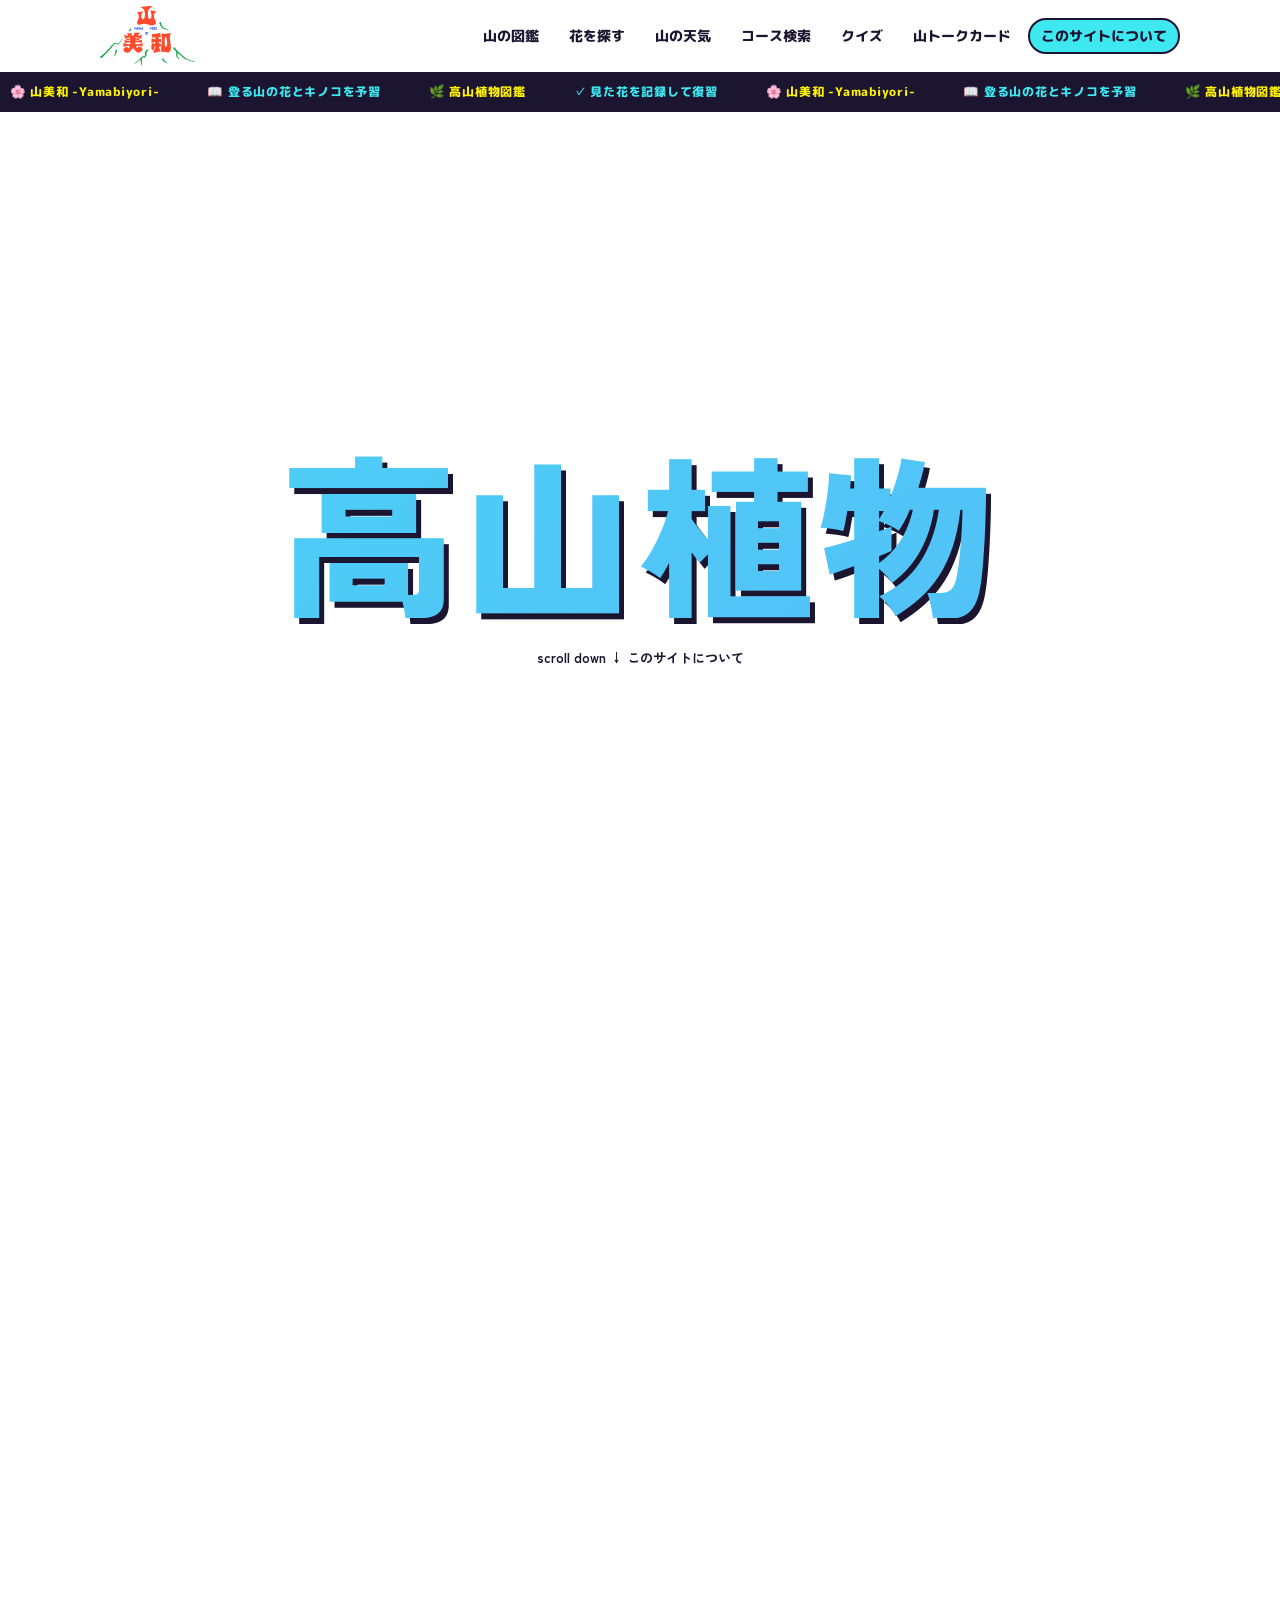
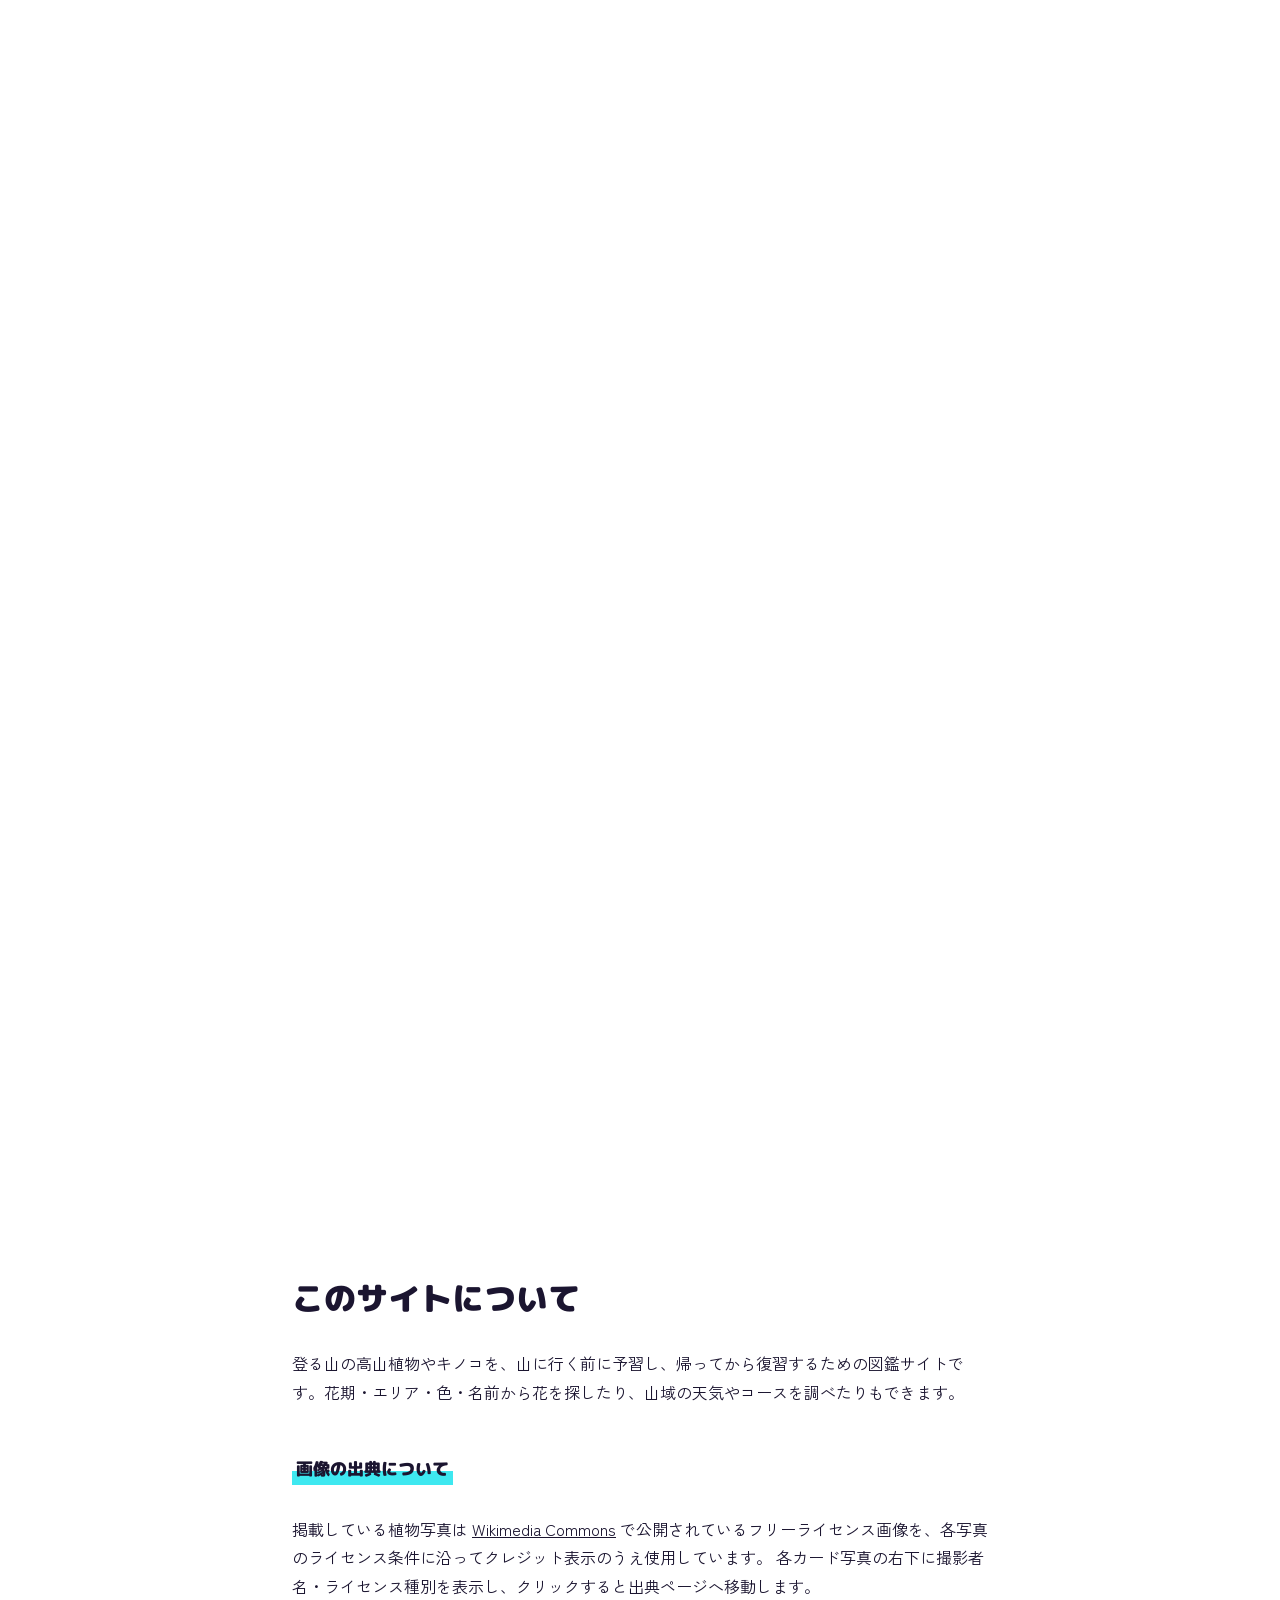
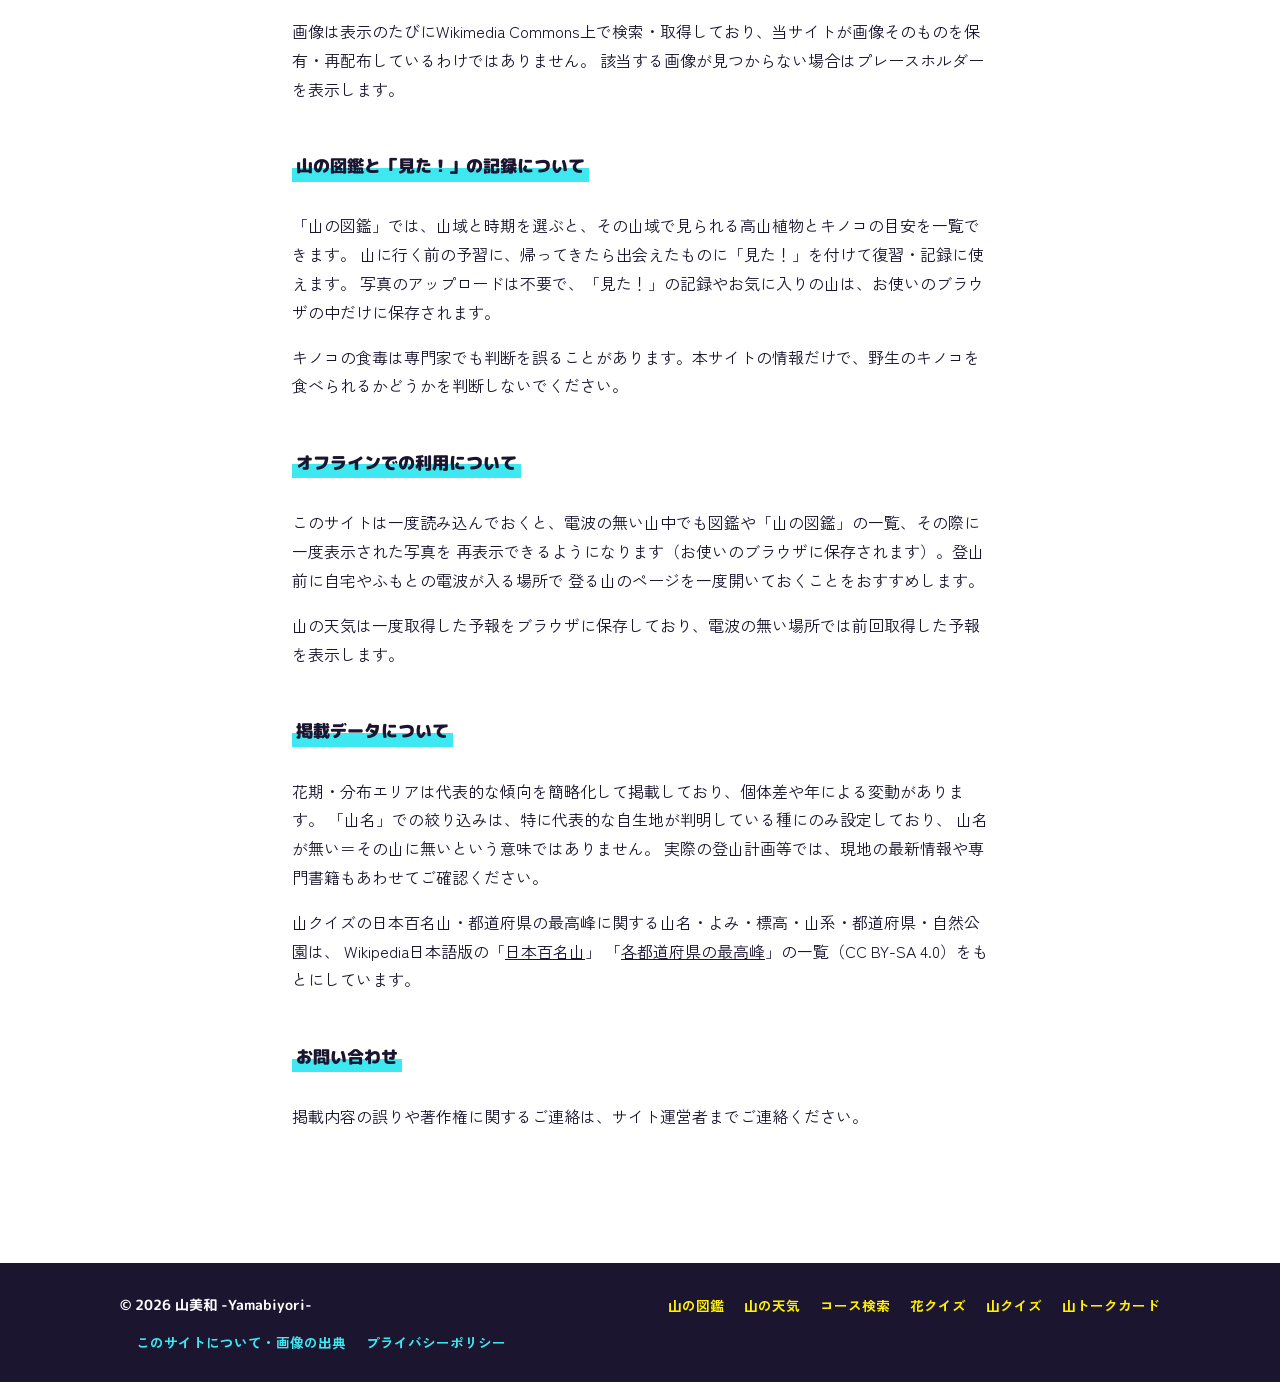
<file: about.html>
<!DOCTYPE html>
<html lang="ja">
<head>
<meta charset="UTF-8">
<meta name="viewport" content="width=device-width, initial-scale=1.0">
<title>このサイトについて | 山美和 -Yamabiyori-</title>
<link rel="manifest" href="manifest.json">
<link rel="icon" href="icon.svg" type="image/svg+xml">
<link rel="apple-touch-icon" href="images/icons/apple-touch-icon.png">
<meta name="theme-color" content="#ffffff">
<link rel="preconnect" href="https://fonts.googleapis.com">
<link rel="preconnect" href="https://fonts.gstatic.com" crossorigin>
<link rel="stylesheet" href="https://fonts.googleapis.com/css2?family=M+PLUS+Rounded+1c:wght@500;700;800;900&family=Zen+Kaku+Gothic+New:wght@400;500;700;900&family=Noto+Sans+JP:wght@400;500;700;900&display=swap">
<link rel="stylesheet" href="css/style.css">
</head>
<body class="paper">

<header class="site-header">
  <div class="wrap header-inner">
    <a class="logo" href="./">
      <img class="logo-img" src="images/logo.svg" alt="山美和 -Yamabiyori-" width="96" height="60">
    </a>
    <nav class="site-nav">
      <a href="mountain.html">山の図鑑</a>
      <a href="index.html#search">花を探す</a>
      <a href="weather.html">山の天気</a>
      <a href="course-search.html">コース検索</a>
      <a href="quiz.html">クイズ</a>
      <a href="topic.html">山トークカード</a>
      <a href="about.html" aria-current="page">このサイトについて</a>
    </nav>
  </div>
</header>

<div class="ticker" aria-hidden="true">
  <div class="ticker__track">
    <span>🌸 山美和 -Yamabiyori-</span><span>📖 登る山の花とキノコを予習</span><span>🌿 高山植物図鑑</span><span>✓ 見た花を記録して復習</span>
    <span>🌸 山美和 -Yamabiyori-</span><span>📖 登る山の花とキノコを予習</span><span>🌿 高山植物図鑑</span><span>✓ 見た花を記録して復習</span>
  </div>
</div>

<section class="text-mask-hero" id="text-mask-hero">
  <div class="text-mask-hero__sticky">
    <div class="text-mask-hero__mask" id="text-mask-mask">
      <span>高山植物</span>
    </div>
    <p class="text-mask-hero__caption">scroll down ↓ このサイトについて</p>
  </div>
</section>

<main class="page">
  <h1>このサイトについて</h1>
  <p>登る山の高山植物やキノコを、山に行く前に予習し、帰ってから復習するための図鑑サイトです。花期・エリア・色・名前から花を探したり、山域の天気やコースを調べたりもできます。</p>

  <h2>画像の出典について</h2>
  <p>
    掲載している植物写真は <a href="https://commons.wikimedia.org/" target="_blank" rel="noopener">Wikimedia Commons</a>
    で公開されているフリーライセンス画像を、各写真のライセンス条件に沿ってクレジット表示のうえ使用しています。
    各カード写真の右下に撮影者名・ライセンス種別を表示し、クリックすると出典ページへ移動します。
  </p>
  <p>
    画像は表示のたびにWikimedia Commons上で検索・取得しており、当サイトが画像そのものを保有・再配布しているわけではありません。
    該当する画像が見つからない場合はプレースホルダーを表示します。
  </p>

  <h2>山の図鑑と「見た！」の記録について</h2>
  <p>
    「山の図鑑」では、山域と時期を選ぶと、その山域で見られる高山植物とキノコの目安を一覧できます。
    山に行く前の予習に、帰ってきたら出会えたものに「見た！」を付けて復習・記録に使えます。
    写真のアップロードは不要で、「見た！」の記録やお気に入りの山は、お使いのブラウザの中だけに保存されます。
  </p>
  <p>
    キノコの食毒は専門家でも判断を誤ることがあります。本サイトの情報だけで、野生のキノコを食べられるかどうかを判断しないでください。
  </p>

  <h2>オフラインでの利用について</h2>
  <p>
    このサイトは一度読み込んでおくと、電波の無い山中でも図鑑や「山の図鑑」の一覧、その際に一度表示された写真を
    再表示できるようになります（お使いのブラウザに保存されます）。登山前に自宅やふもとの電波が入る場所で
    登る山のページを一度開いておくことをおすすめします。
  </p>
  <p>
    山の天気は一度取得した予報をブラウザに保存しており、電波の無い場所では前回取得した予報を表示します。
  </p>

  <h2>掲載データについて</h2>
  <p>
    花期・分布エリアは代表的な傾向を簡略化して掲載しており、個体差や年による変動があります。
    「山名」での絞り込みは、特に代表的な自生地が判明している種にのみ設定しており、
    山名が無い＝その山に無いという意味ではありません。
    実際の登山計画等では、現地の最新情報や専門書籍もあわせてご確認ください。
  </p>
  <p>
    山クイズの日本百名山・都道府県の最高峰に関する山名・よみ・標高・山系・都道府県・自然公園は、
    Wikipedia日本語版の「<a href="https://ja.wikipedia.org/wiki/%E6%97%A5%E6%9C%AC%E7%99%BE%E5%90%8D%E5%B1%B1" target="_blank" rel="noopener">日本百名山</a>」
    「<a href="https://ja.wikipedia.org/wiki/%E5%90%84%E9%83%BD%E9%81%93%E5%BA%9C%E7%9C%8C%E3%81%AE%E6%9C%80%E9%AB%98%E5%B3%B0" target="_blank" rel="noopener">各都道府県の最高峰</a>」の一覧（CC BY-SA 4.0）をもとにしています。
  </p>

  <h2>お問い合わせ</h2>
  <p>掲載内容の誤りや著作権に関するご連絡は、サイト運営者までご連絡ください。</p>
</main>

<footer class="site-footer">
  <div class="wrap footer-inner">
    <p>&copy; 2026 山美和 -Yamabiyori-</p>
    <nav aria-label="サイト機能">
      <a href="mountain.html">山の図鑑</a>
      <a href="weather.html">山の天気</a>
      <a href="course-search.html">コース検索</a>
      <a href="quiz.html">花クイズ</a>
      <a href="mountain-quiz.html">山クイズ</a>
      <a href="topic.html">山トークカード</a>
    </nav>
    <nav aria-label="サイトについて">
      <a href="about.html">このサイトについて・画像の出典</a>
      <a href="privacy.html">プライバシーポリシー</a>
    </nav>
  </div>
</footer>

<script src="js/wikimedia.js"></script>
<script src="js/scroll-mask.js"></script>
<script src="js/logo-colors.js"></script>
<script src="js/register-sw.js"></script>
</body>
</html>
</file>
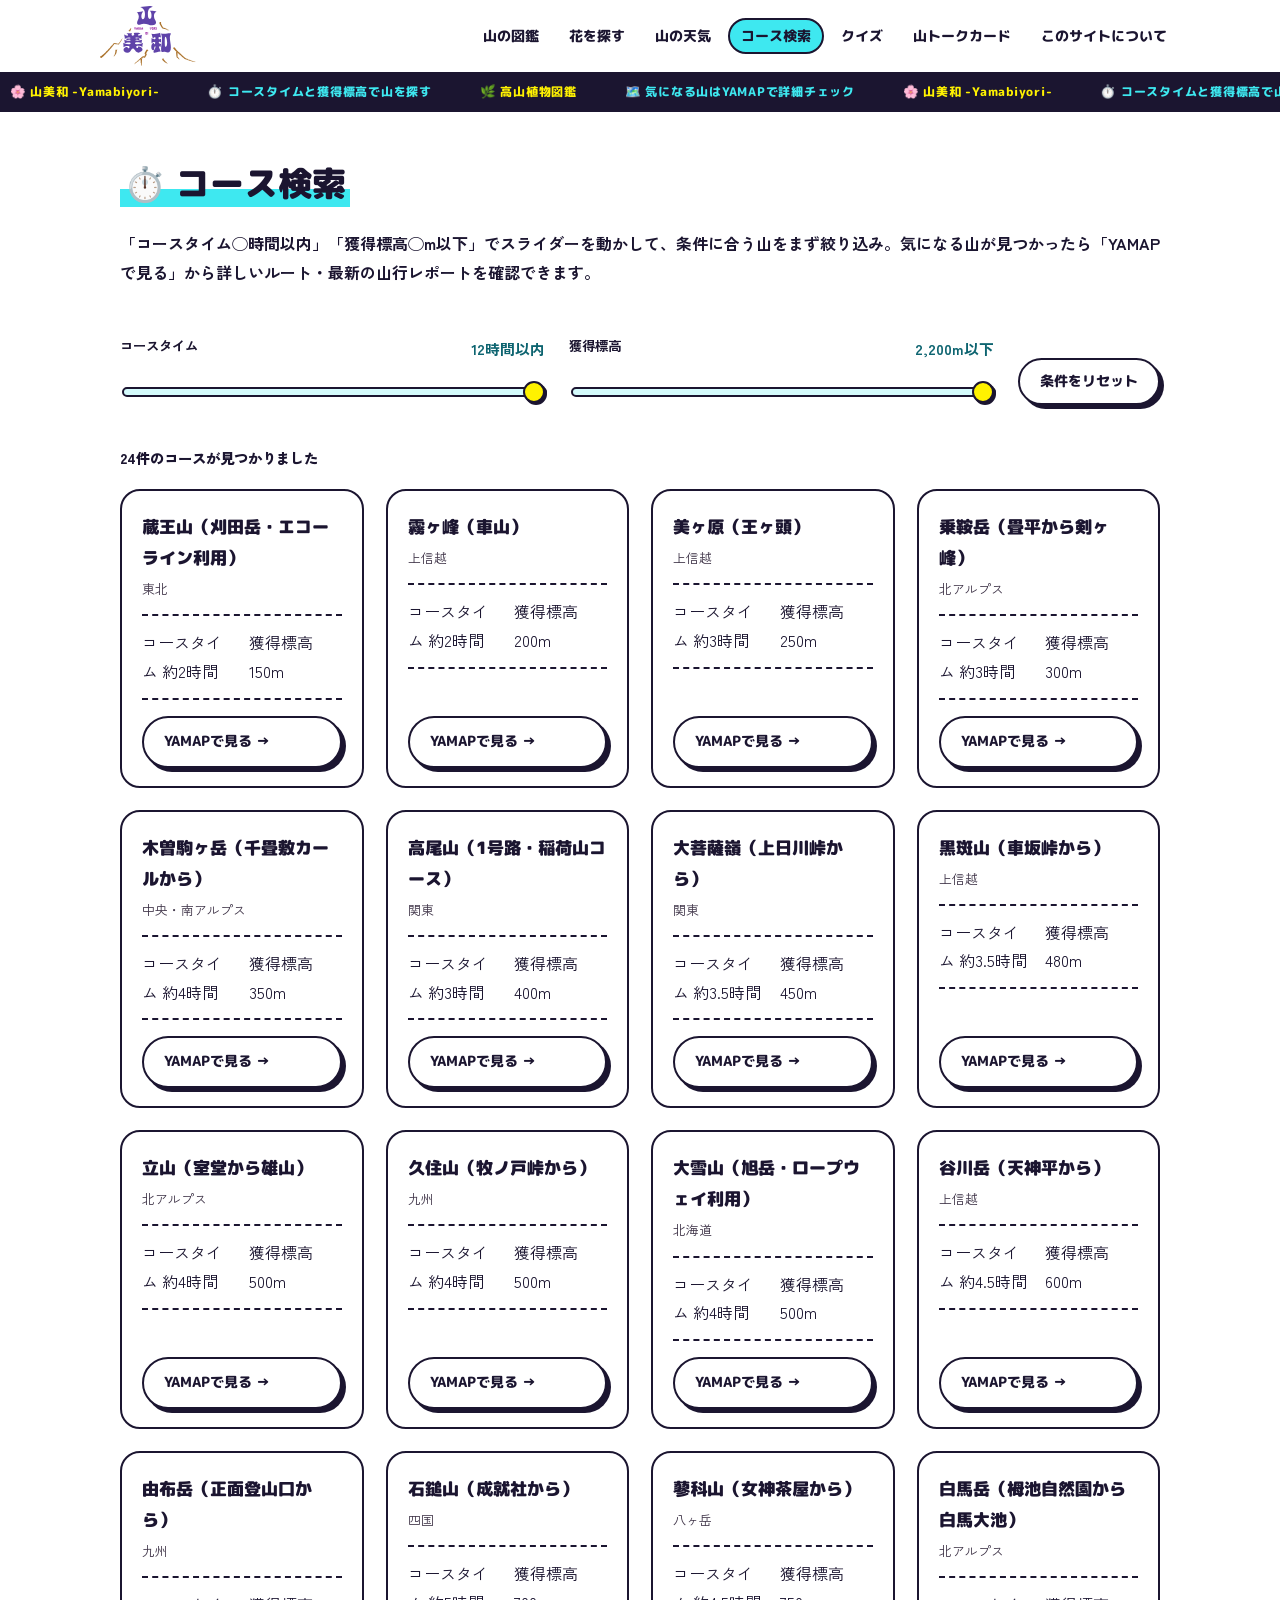
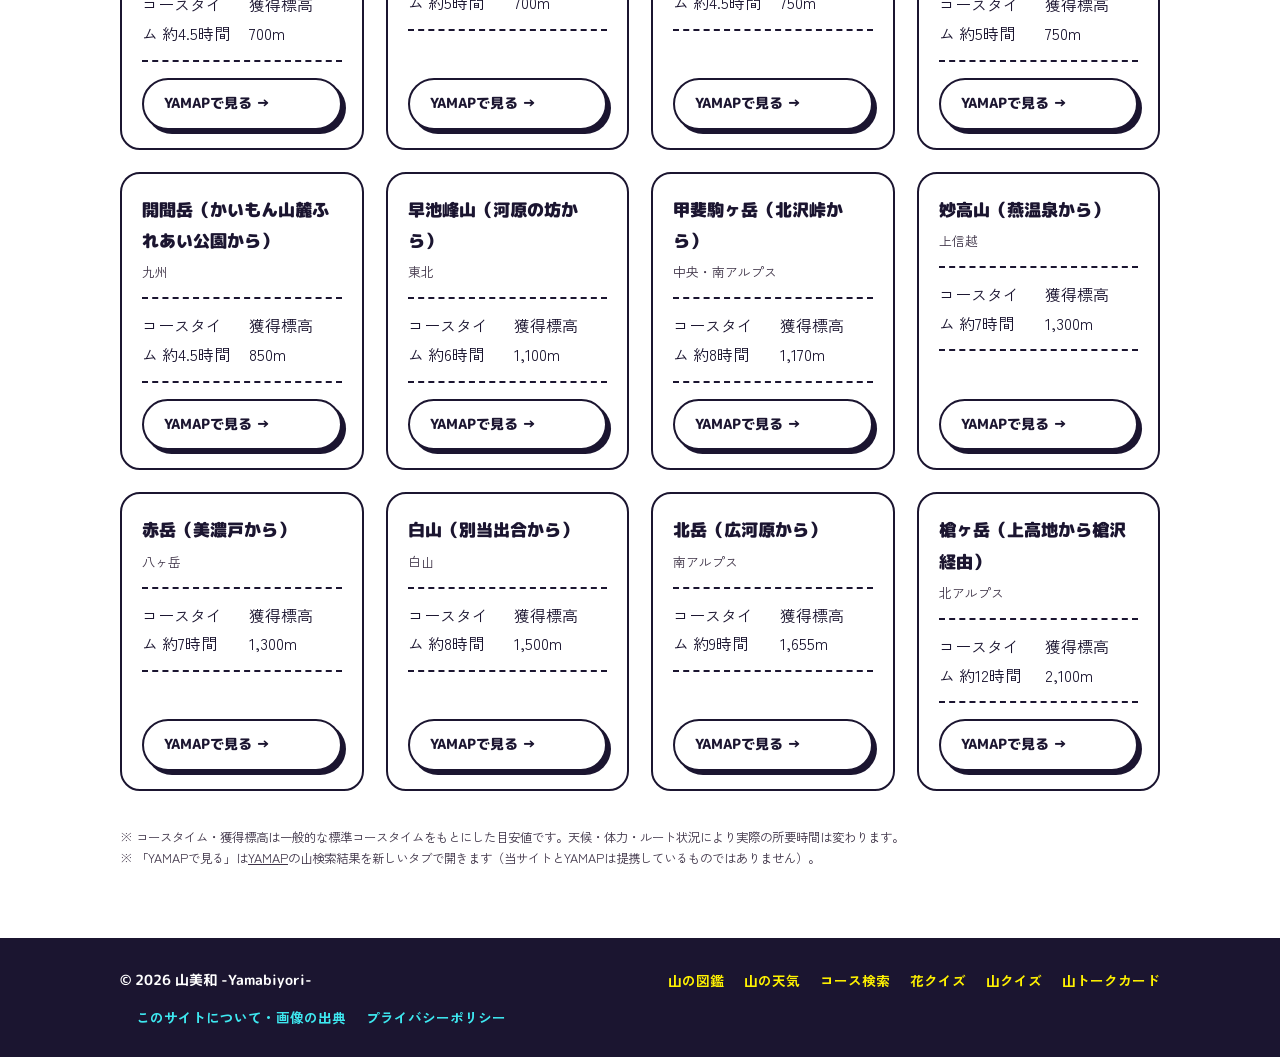
<file: course-search.html>
<!DOCTYPE html>
<html lang="ja">
<head>
<meta charset="UTF-8">
<meta name="viewport" content="width=device-width, initial-scale=1.0">
<title>コース検索（コースタイム・獲得標高） | 山美和 -Yamabiyori-</title>
<meta name="description" content="コースタイムと獲得標高の上限を指定して、条件に合う登山コースを探せます。気になる山はYAMAPで詳細なルート・最新レポートを確認できます。">
<link rel="manifest" href="manifest.json">
<link rel="icon" href="icon.svg" type="image/svg+xml">
<link rel="apple-touch-icon" href="images/icons/apple-touch-icon.png">
<meta name="theme-color" content="#ffffff">
<link rel="preconnect" href="https://fonts.googleapis.com">
<link rel="preconnect" href="https://fonts.gstatic.com" crossorigin>
<link rel="stylesheet" href="https://fonts.googleapis.com/css2?family=M+PLUS+Rounded+1c:wght@500;700;800;900&family=Zen+Kaku+Gothic+New:wght@400;500;700;900&family=Noto+Sans+JP:wght@400;500;700;900&display=swap">
<link rel="stylesheet" href="css/style.css">
</head>
<body class="paper">

<header class="site-header">
  <div class="wrap header-inner">
    <a class="logo" href="./">
      <img class="logo-img" src="images/logo.svg" alt="山美和 -Yamabiyori-" width="96" height="60">
    </a>
    <nav class="site-nav">
      <a href="mountain.html">山の図鑑</a>
      <a href="index.html#search">花を探す</a>
      <a href="weather.html">山の天気</a>
      <a href="course-search.html" aria-current="page">コース検索</a>
      <a href="quiz.html">クイズ</a>
      <a href="topic.html">山トークカード</a>
      <a href="about.html">このサイトについて</a>
    </nav>
  </div>
</header>

<div class="ticker" aria-hidden="true">
  <div class="ticker__track">
    <span>🌸 山美和 -Yamabiyori-</span><span>⏱️ コースタイムと獲得標高で山を探す</span><span>🌿 高山植物図鑑</span><span>🗺️ 気になる山はYAMAPで詳細チェック</span>
    <span>🌸 山美和 -Yamabiyori-</span><span>⏱️ コースタイムと獲得標高で山を探す</span><span>🌿 高山植物図鑑</span><span>🗺️ 気になる山はYAMAPで詳細チェック</span>
  </div>
</div>

<main class="wrap course-page">

  <h1 class="ribbon">⏱️ コース検索</h1>
  <p class="quiz-lead">「コースタイム◯時間以内」「獲得標高◯m以下」でスライダーを動かして、条件に合う山をまず絞り込み。気になる山が見つかったら「YAMAPで見る」から詳しいルート・最新の山行レポートを確認できます。</p>

  <div class="course-filters">
    <div class="course-filter">
      <div class="course-filter__head">
        <span class="filter-group__label">コースタイム</span>
        <span class="course-filter__value" id="filter-time-value"></span>
      </div>
      <input type="range" id="filter-time" min="2" max="12" step="0.5" value="12">
    </div>
    <div class="course-filter">
      <div class="course-filter__head">
        <span class="filter-group__label">獲得標高</span>
        <span class="course-filter__value" id="filter-gain-value"></span>
      </div>
      <input type="range" id="filter-gain" min="150" max="2200" step="50" value="2200">
    </div>
    <button type="button" id="course-reset" class="btn btn--ghost">条件をリセット</button>
  </div>

  <p class="course-count" id="course-count"></p>

  <div class="course-grid" id="course-grid"></div>

  <p class="weather-disclaimer">※ コースタイム・獲得標高は一般的な標準コースタイムをもとにした目安値です。天候・体力・ルート状況により実際の所要時間は変わります。<br>※ 「YAMAPで見る」は<a href="https://yamap.com/" target="_blank" rel="noopener">YAMAP</a>の山検索結果を新しいタブで開きます（当サイトとYAMAPは提携しているものではありません）。</p>

</main>

<footer class="site-footer">
  <div class="wrap footer-inner">
    <p>&copy; 2026 山美和 -Yamabiyori-</p>
    <nav aria-label="サイト機能">
      <a href="mountain.html">山の図鑑</a>
      <a href="weather.html">山の天気</a>
      <a href="course-search.html">コース検索</a>
      <a href="quiz.html">花クイズ</a>
      <a href="mountain-quiz.html">山クイズ</a>
      <a href="topic.html">山トークカード</a>
    </nav>
    <nav aria-label="サイトについて">
      <a href="about.html">このサイトについて・画像の出典</a>
      <a href="privacy.html">プライバシーポリシー</a>
    </nav>
  </div>
</footer>

<script src="js/course-search.js"></script>
<script src="js/logo-colors.js"></script>
<script src="js/register-sw.js"></script>
</body>
</html>
</file>
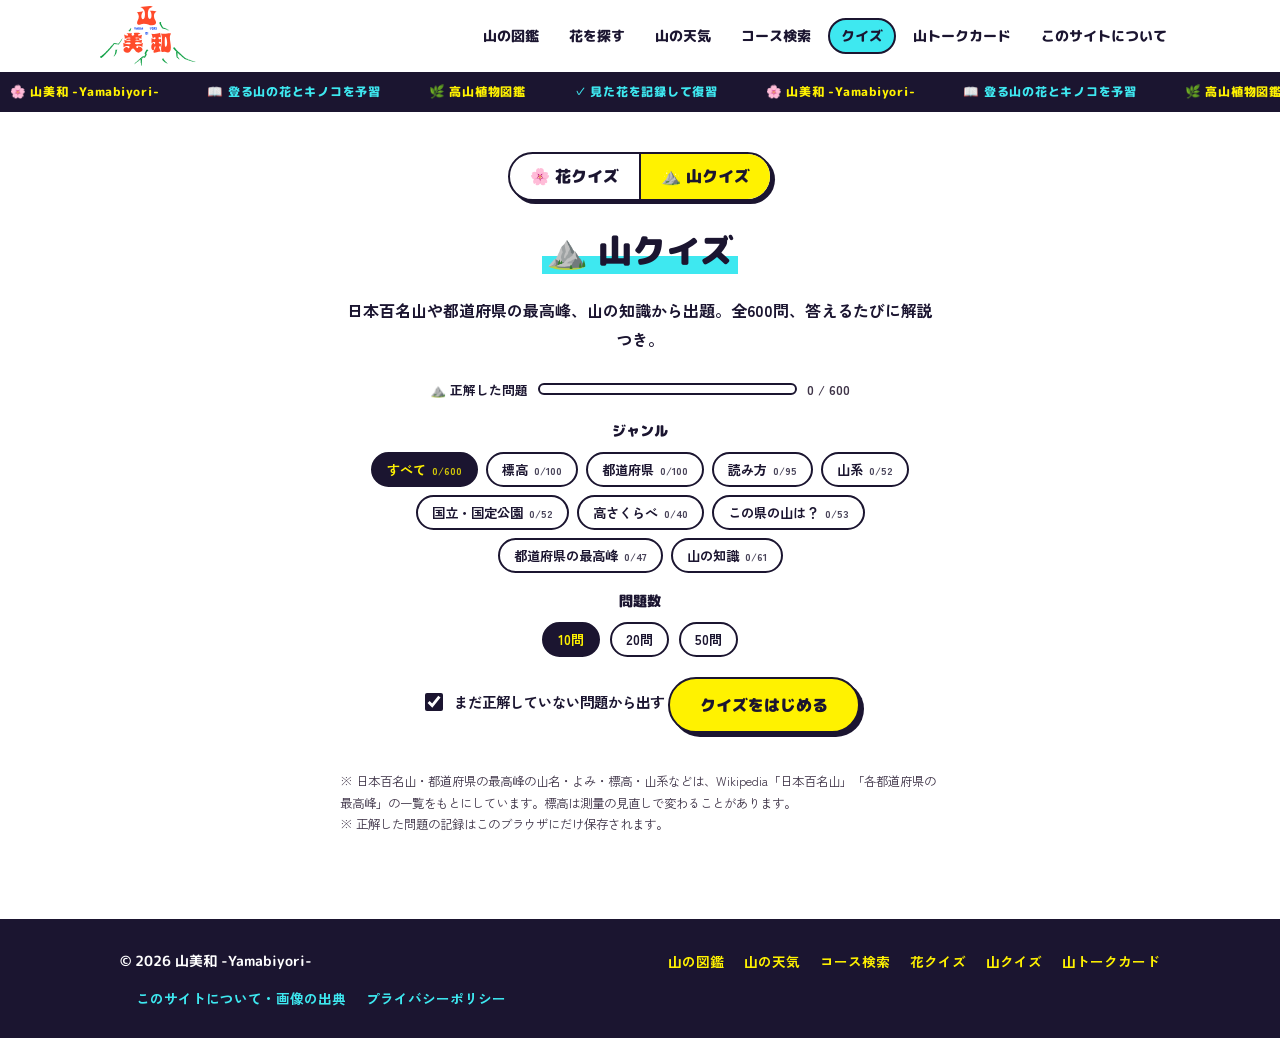
<file: mountain-quiz.html>
<!DOCTYPE html>
<html lang="ja">
<head>
<meta charset="UTF-8">
<meta name="viewport" content="width=device-width, initial-scale=1.0">
<title>山クイズ（日本百名山ほか600問） | 山美和 -Yamabiyori-</title>
<meta name="description" content="日本百名山の標高・都道府県・読み方、都道府県の最高峰、山の知識まで全600問の4択クイズ。答えるたびに解説つき。">
<link rel="preconnect" href="https://commons.wikimedia.org">
<link rel="manifest" href="manifest.json">
<link rel="icon" href="icon.svg" type="image/svg+xml">
<link rel="apple-touch-icon" href="images/icons/apple-touch-icon.png">
<meta name="theme-color" content="#ffffff">
<link rel="preconnect" href="https://fonts.googleapis.com">
<link rel="preconnect" href="https://fonts.gstatic.com" crossorigin>
<link rel="stylesheet" href="https://fonts.googleapis.com/css2?family=M+PLUS+Rounded+1c:wght@500;700;800;900&family=Zen+Kaku+Gothic+New:wght@400;500;700;900&family=Noto+Sans+JP:wght@400;500;700;900&display=swap">
<link rel="stylesheet" href="css/style.css">
</head>
<body class="paper">

<header class="site-header">
  <div class="wrap header-inner">
    <a class="logo" href="./">
      <img class="logo-img" src="images/logo.svg" alt="山美和 -Yamabiyori-" width="96" height="60">
    </a>
    <nav class="site-nav">
      <a href="mountain.html">山の図鑑</a>
      <a href="index.html#search">花を探す</a>
      <a href="weather.html">山の天気</a>
      <a href="course-search.html">コース検索</a>
      <a href="quiz.html" aria-current="page">クイズ</a>
      <a href="topic.html">山トークカード</a>
      <a href="about.html">このサイトについて</a>
    </nav>
  </div>
</header>

<div class="ticker" aria-hidden="true">
  <div class="ticker__track">
    <span>🌸 山美和 -Yamabiyori-</span><span>📖 登る山の花とキノコを予習</span><span>🌿 高山植物図鑑</span><span>✓ 見た花を記録して復習</span>
    <span>🌸 山美和 -Yamabiyori-</span><span>📖 登る山の花とキノコを予習</span><span>🌿 高山植物図鑑</span><span>✓ 見た花を記録して復習</span>
  </div>
</div>

<main class="wrap quiz-page">

  <nav class="quiz-modes" aria-label="クイズの種類">
    <a href="quiz.html">🌸 花クイズ</a>
    <a href="mountain-quiz.html" aria-current="page">⛰️ 山クイズ</a>
  </nav>

  <section id="mq-start" class="quiz-panel">
    <h1 class="ribbon">⛰️ 山クイズ</h1>
    <p class="quiz-lead">日本百名山や都道府県の最高峰、山の知識から出題。全<strong id="mq-total">600</strong>問、答えるたびに解説つき。</p>

    <div class="mq-progress" id="mq-progress"></div>

    <p class="mf-label">ジャンル</p>
    <div class="chip-row mq-cats" id="mq-cats" role="group" aria-label="ジャンル"></div>

    <p class="mf-label">問題数</p>
    <div class="quiz-lengths" role="group" aria-label="問題数を選ぶ" id="mq-lengths">
      <button type="button" class="chip is-active" data-count="10">10問</button>
      <button type="button" class="chip" data-count="20">20問</button>
      <button type="button" class="chip" data-count="50">50問</button>
    </div>

    <label class="mq-unsolved"><input type="checkbox" id="mq-unsolved" checked> まだ正解していない問題から出す</label>

    <button type="button" id="mq-begin" class="btn btn--cta">クイズをはじめる</button>
    <p class="wx-status is-error" id="mq-status" hidden></p>
  </section>

  <section id="mq-play" class="quiz-panel" hidden>
    <div class="quiz-progress">
      <span id="mq-progress-text"></span>
      <span id="mq-score-text"></span>
    </div>
    <div class="quiz-card">
      <p class="mq-cat-label" id="mq-cat-label"></p>
      <p class="quiz-question" id="mq-question"></p>
    </div>
    <div class="quiz-options" id="mq-options"></div>
    <p class="quiz-feedback" id="mq-feedback" hidden></p>
    <div class="quiz-explain" id="mq-explain" hidden aria-live="polite"></div>
    <button type="button" id="mq-next" class="btn btn--cta" hidden>次の問題へ →</button>
  </section>

  <section id="mq-result" class="quiz-panel" hidden>
    <h2 class="ribbon">結果発表</h2>
    <p class="quiz-result-score" id="mq-result-score"></p>
    <p class="quiz-result-comment" id="mq-result-comment"></p>
    <div class="quiz-result-actions">
      <button type="button" id="mq-retry" class="btn btn--cta">もう一度挑戦する</button>
      <a href="mountain.html" class="btn btn--ghost">📖 山の図鑑へ</a>
    </div>
    <div class="quiz-review">
      <h3 class="section-ribbon">今回の問題のおさらい</h3>
      <ol class="quiz-review__list mq-review" id="mq-review"></ol>
    </div>
  </section>

  <p class="weather-disclaimer">※ 日本百名山・都道府県の最高峰の山名・よみ・標高・山系などは、Wikipedia「日本百名山」「各都道府県の最高峰」の一覧をもとにしています。標高は測量の見直しで変わることがあります。<br>※ 正解した問題の記録はこのブラウザにだけ保存されます。</p>
</main>

<footer class="site-footer">
  <div class="wrap footer-inner">
    <p>&copy; 2026 山美和 -Yamabiyori-</p>
    <nav aria-label="サイト機能">
      <a href="mountain.html">山の図鑑</a>
      <a href="weather.html">山の天気</a>
      <a href="course-search.html">コース検索</a>
      <a href="quiz.html">花クイズ</a>
      <a href="mountain-quiz.html">山クイズ</a>
      <a href="topic.html">山トークカード</a>
    </nav>
    <nav aria-label="サイトについて">
      <a href="about.html">このサイトについて・画像の出典</a>
      <a href="privacy.html">プライバシーポリシー</a>
    </nav>
  </div>
</footer>

<script src="js/mountain-quiz.js"></script>
<script src="js/logo-colors.js"></script>
<script src="js/register-sw.js"></script>
</body>
</html>
</file>
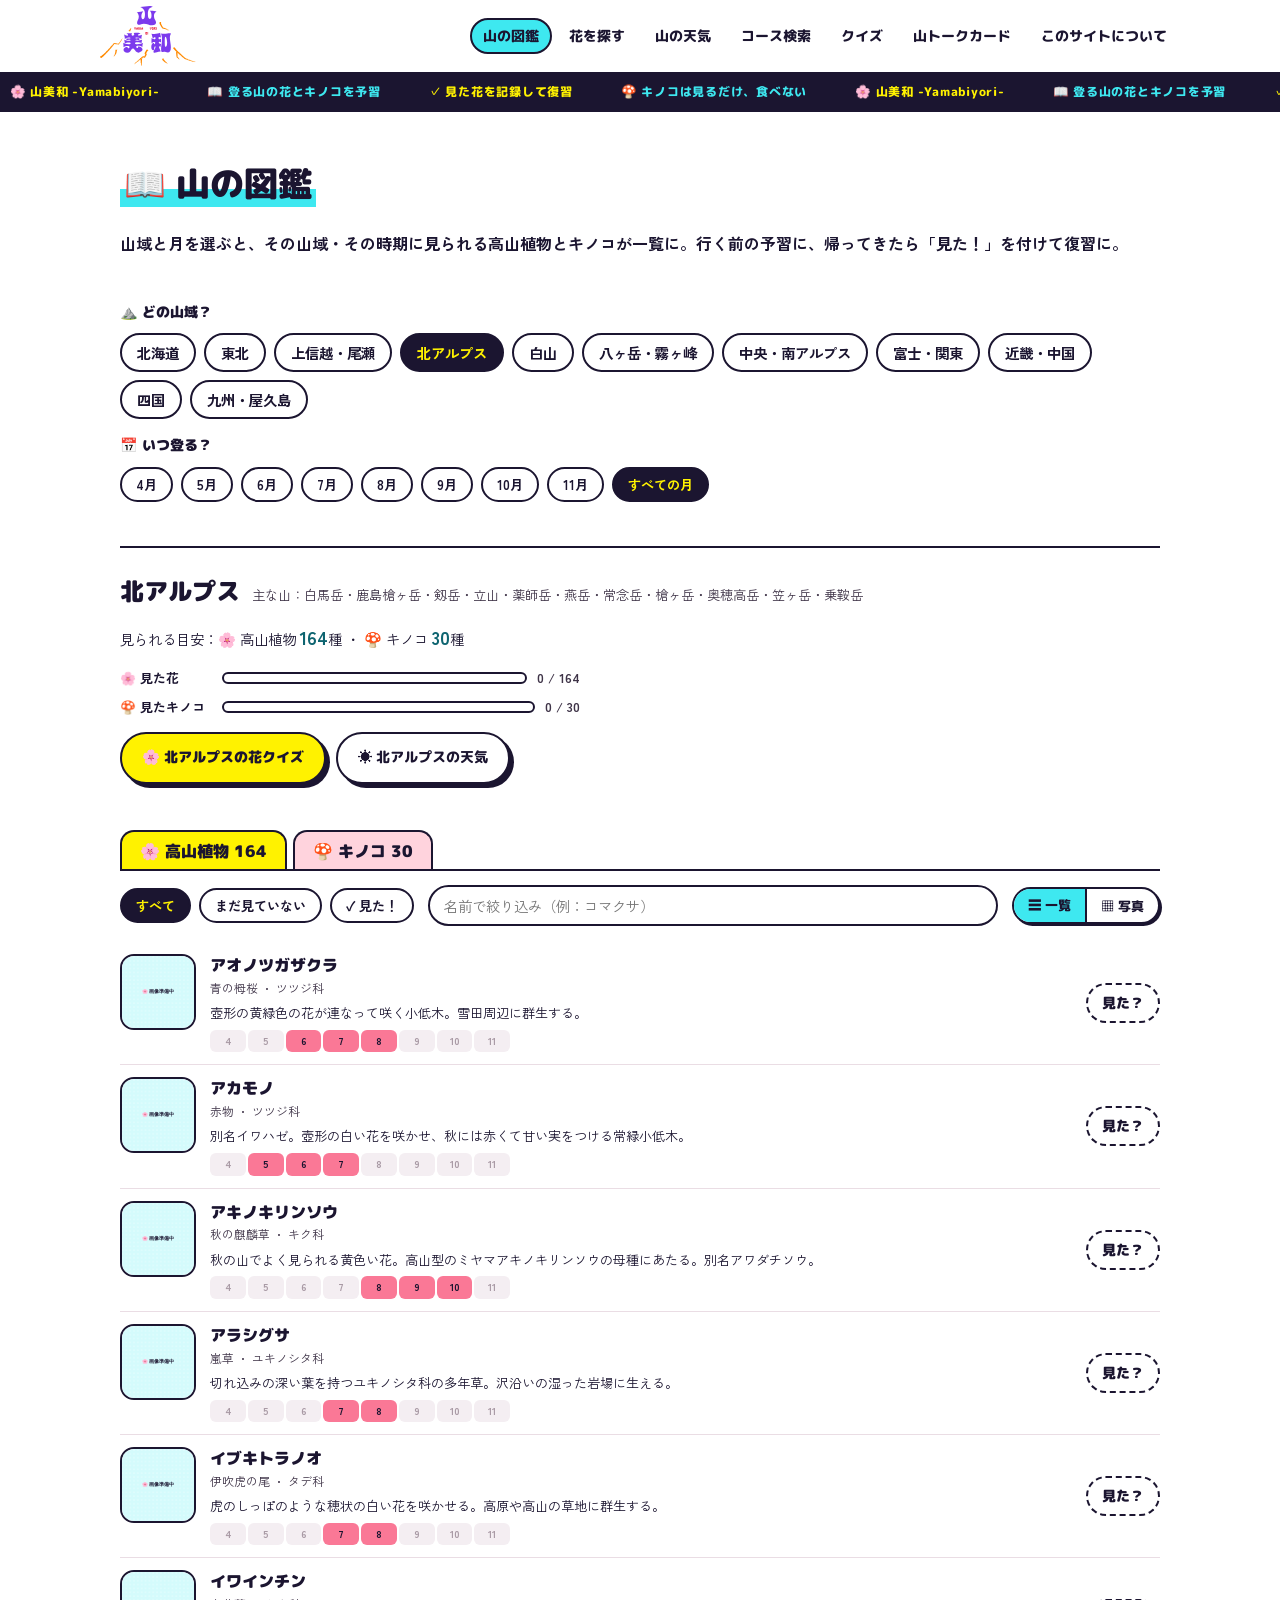
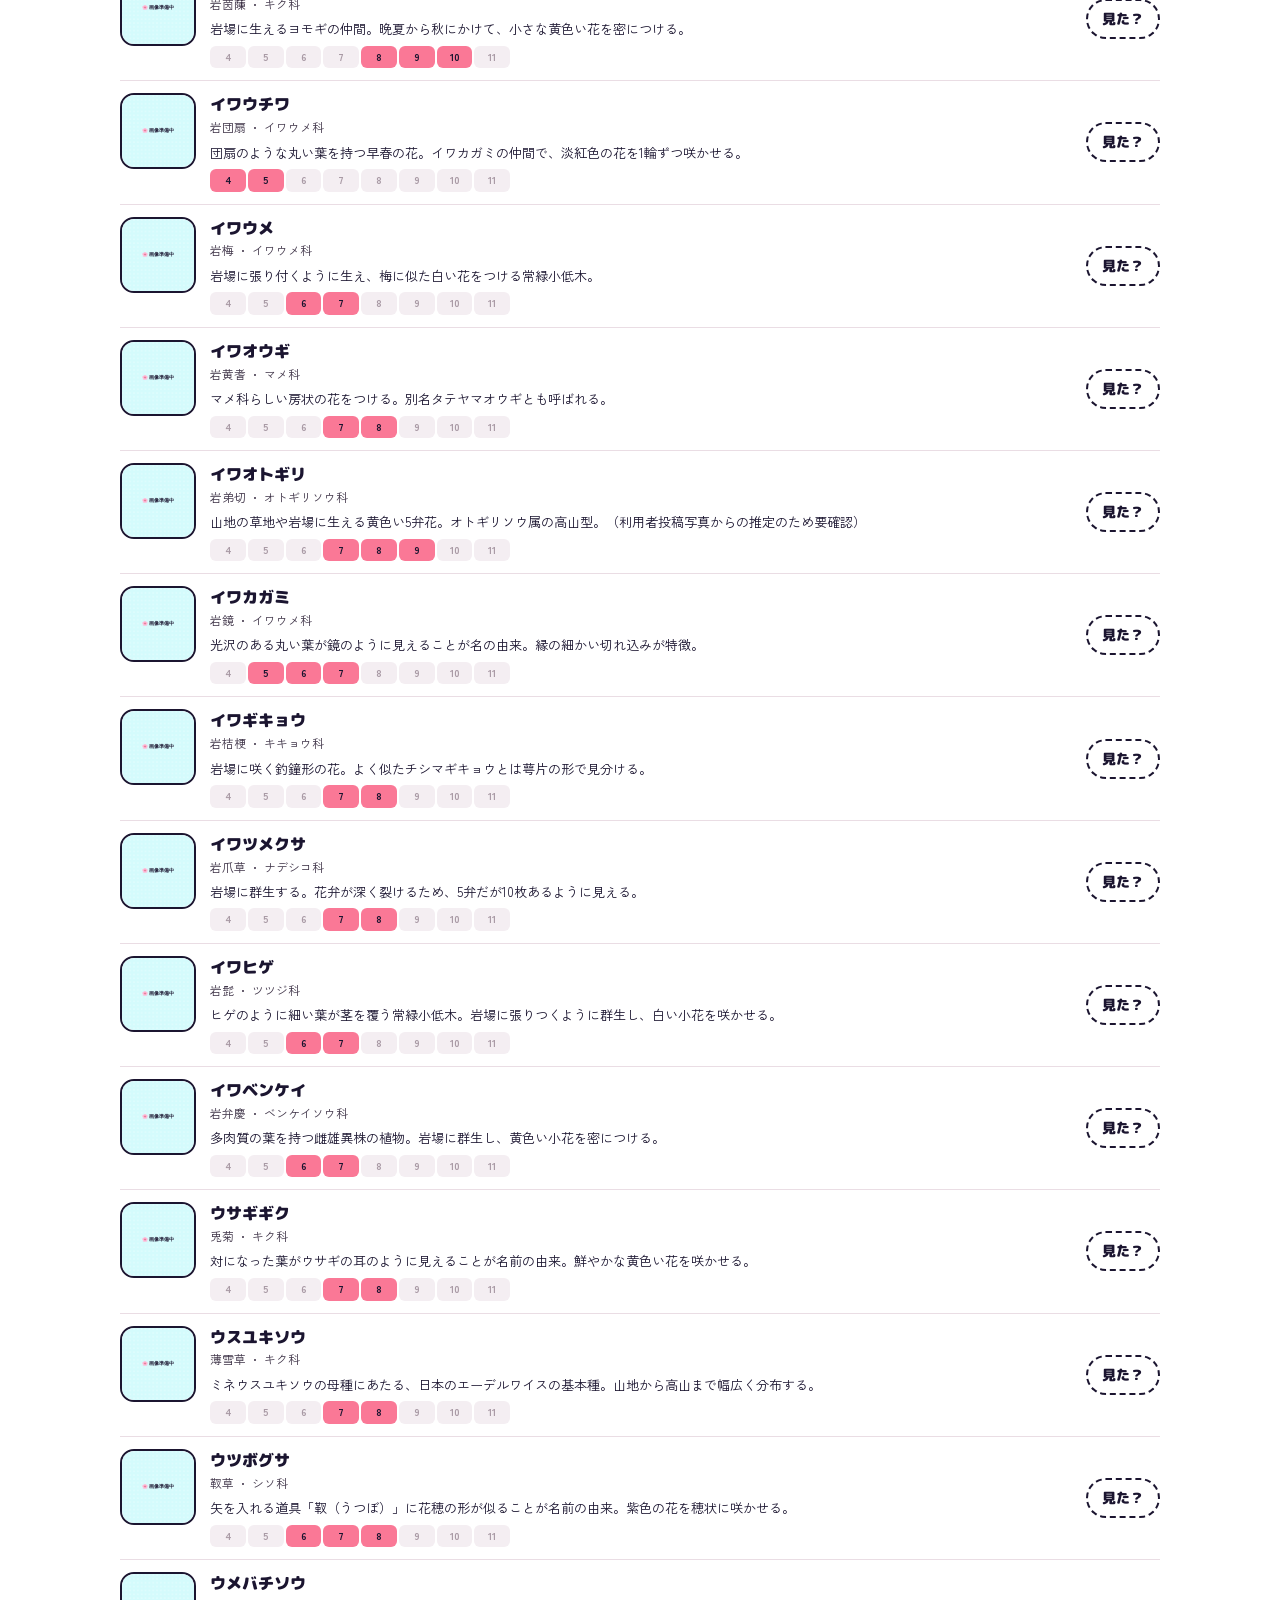
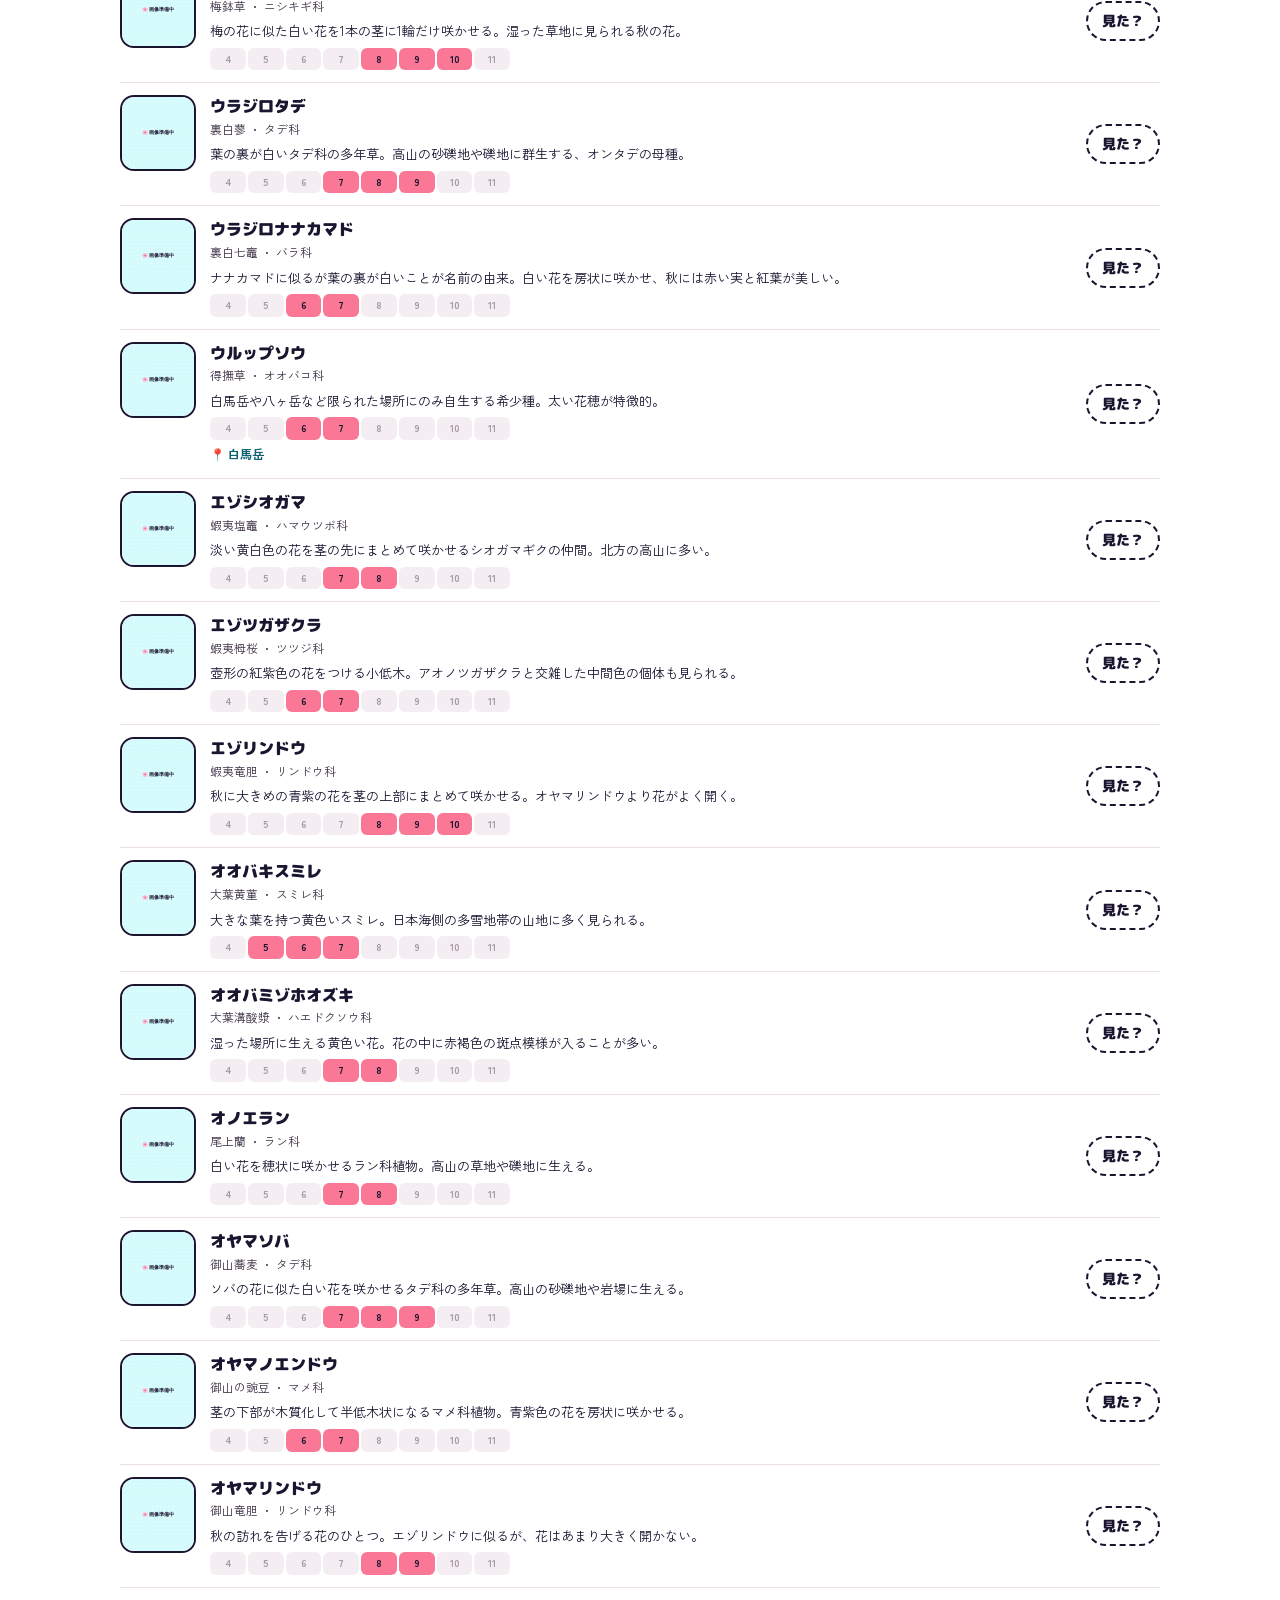
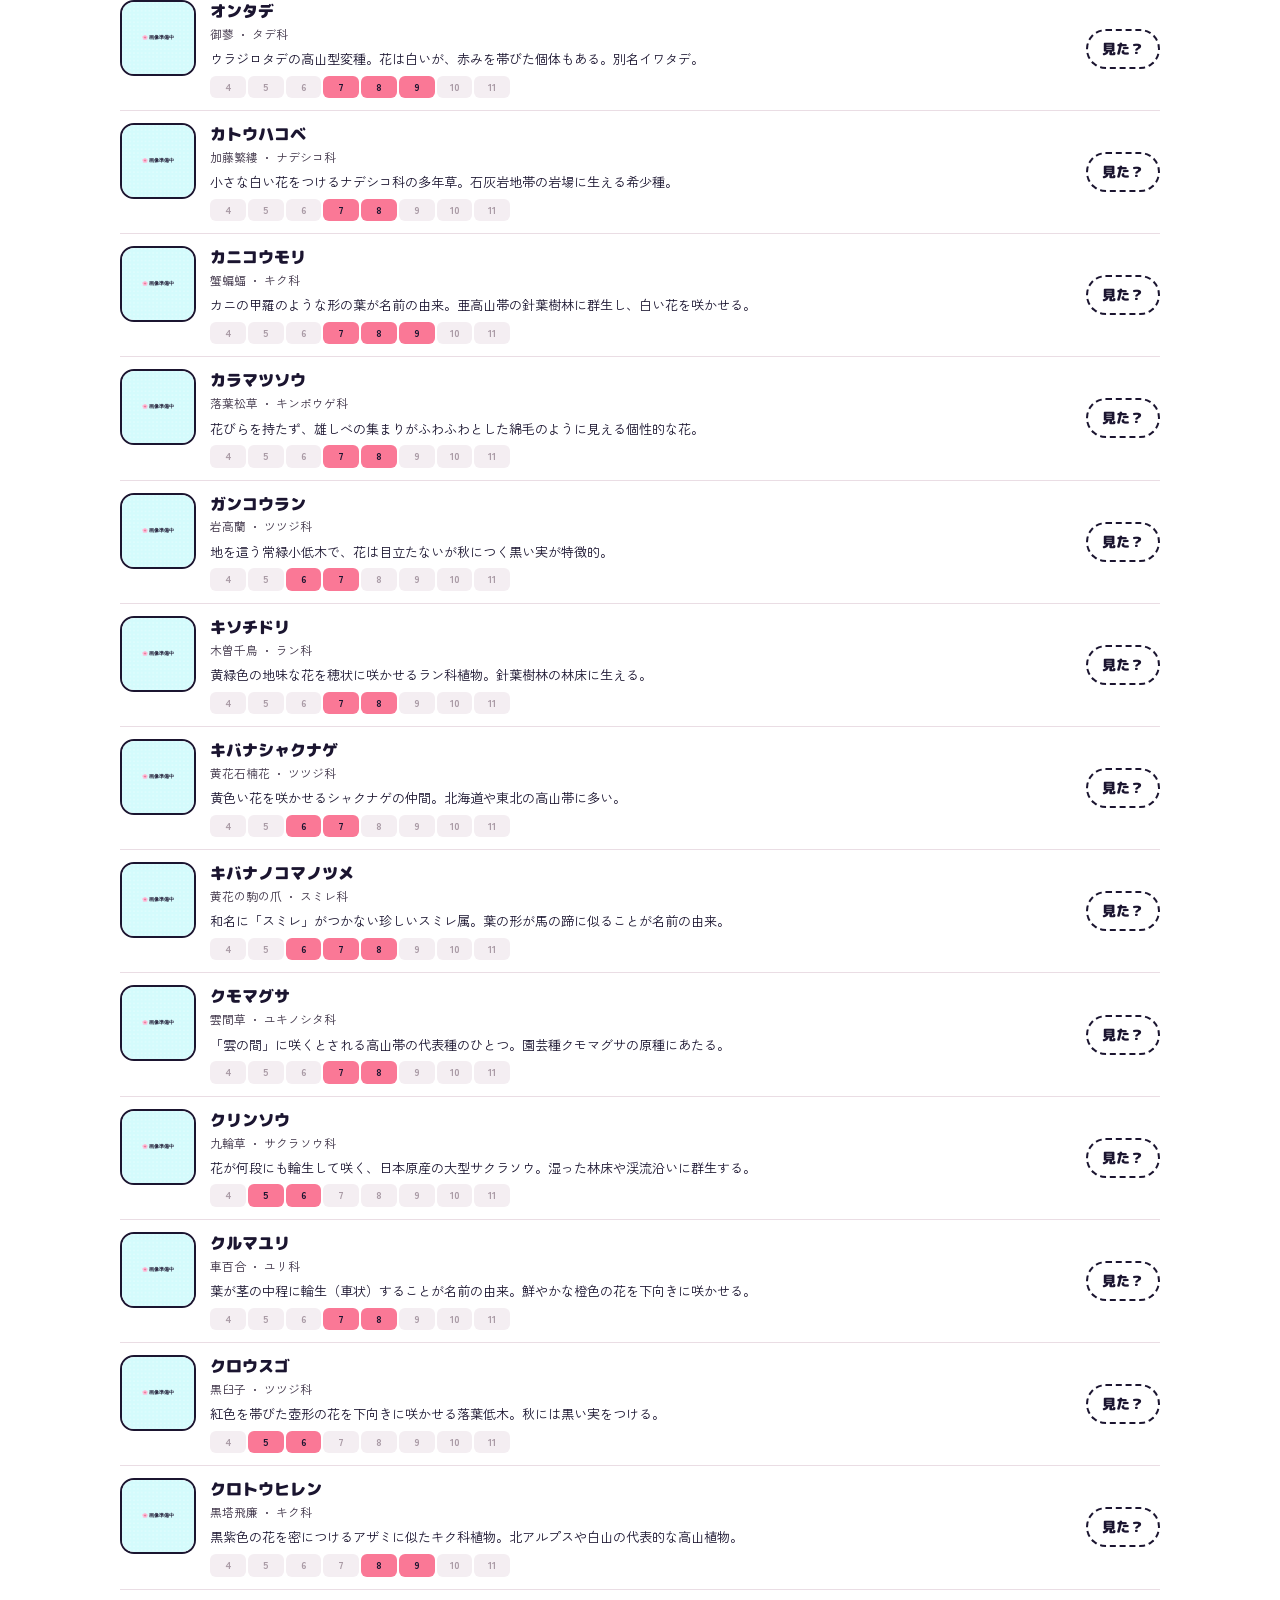
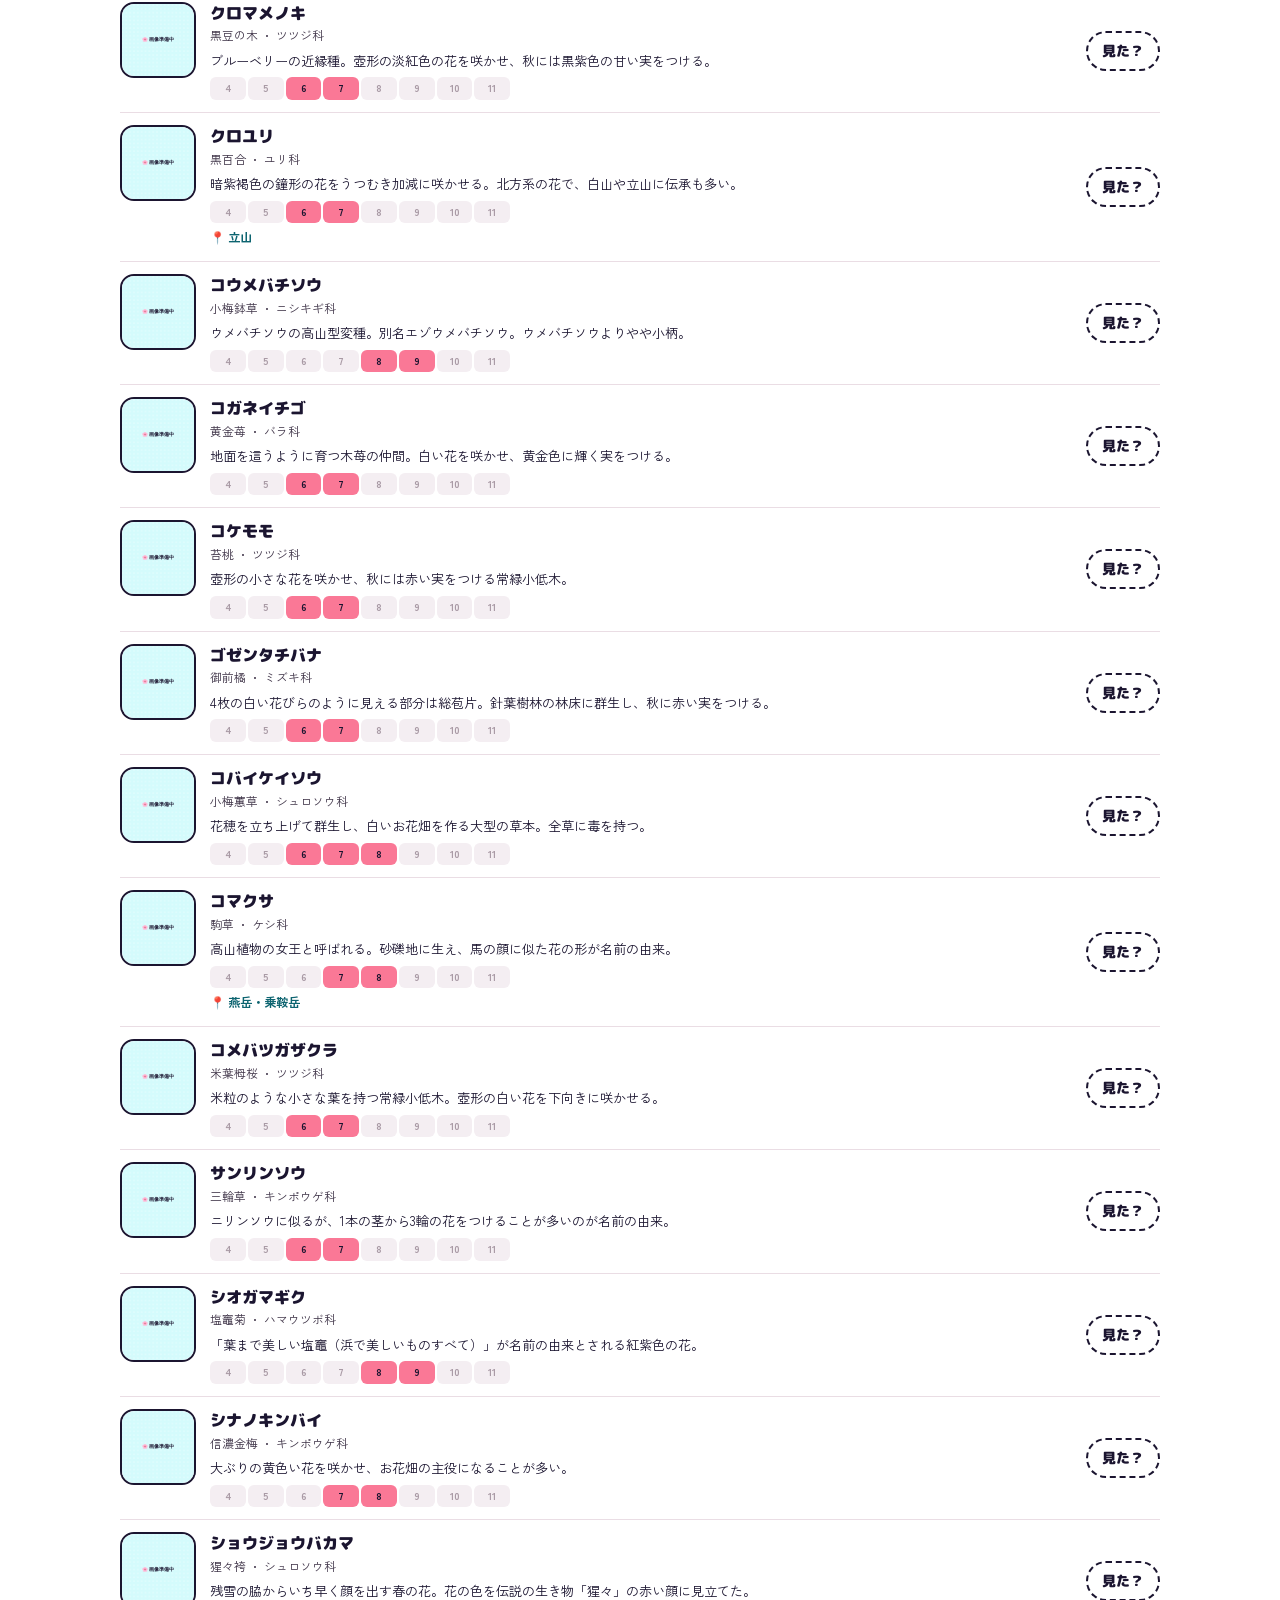
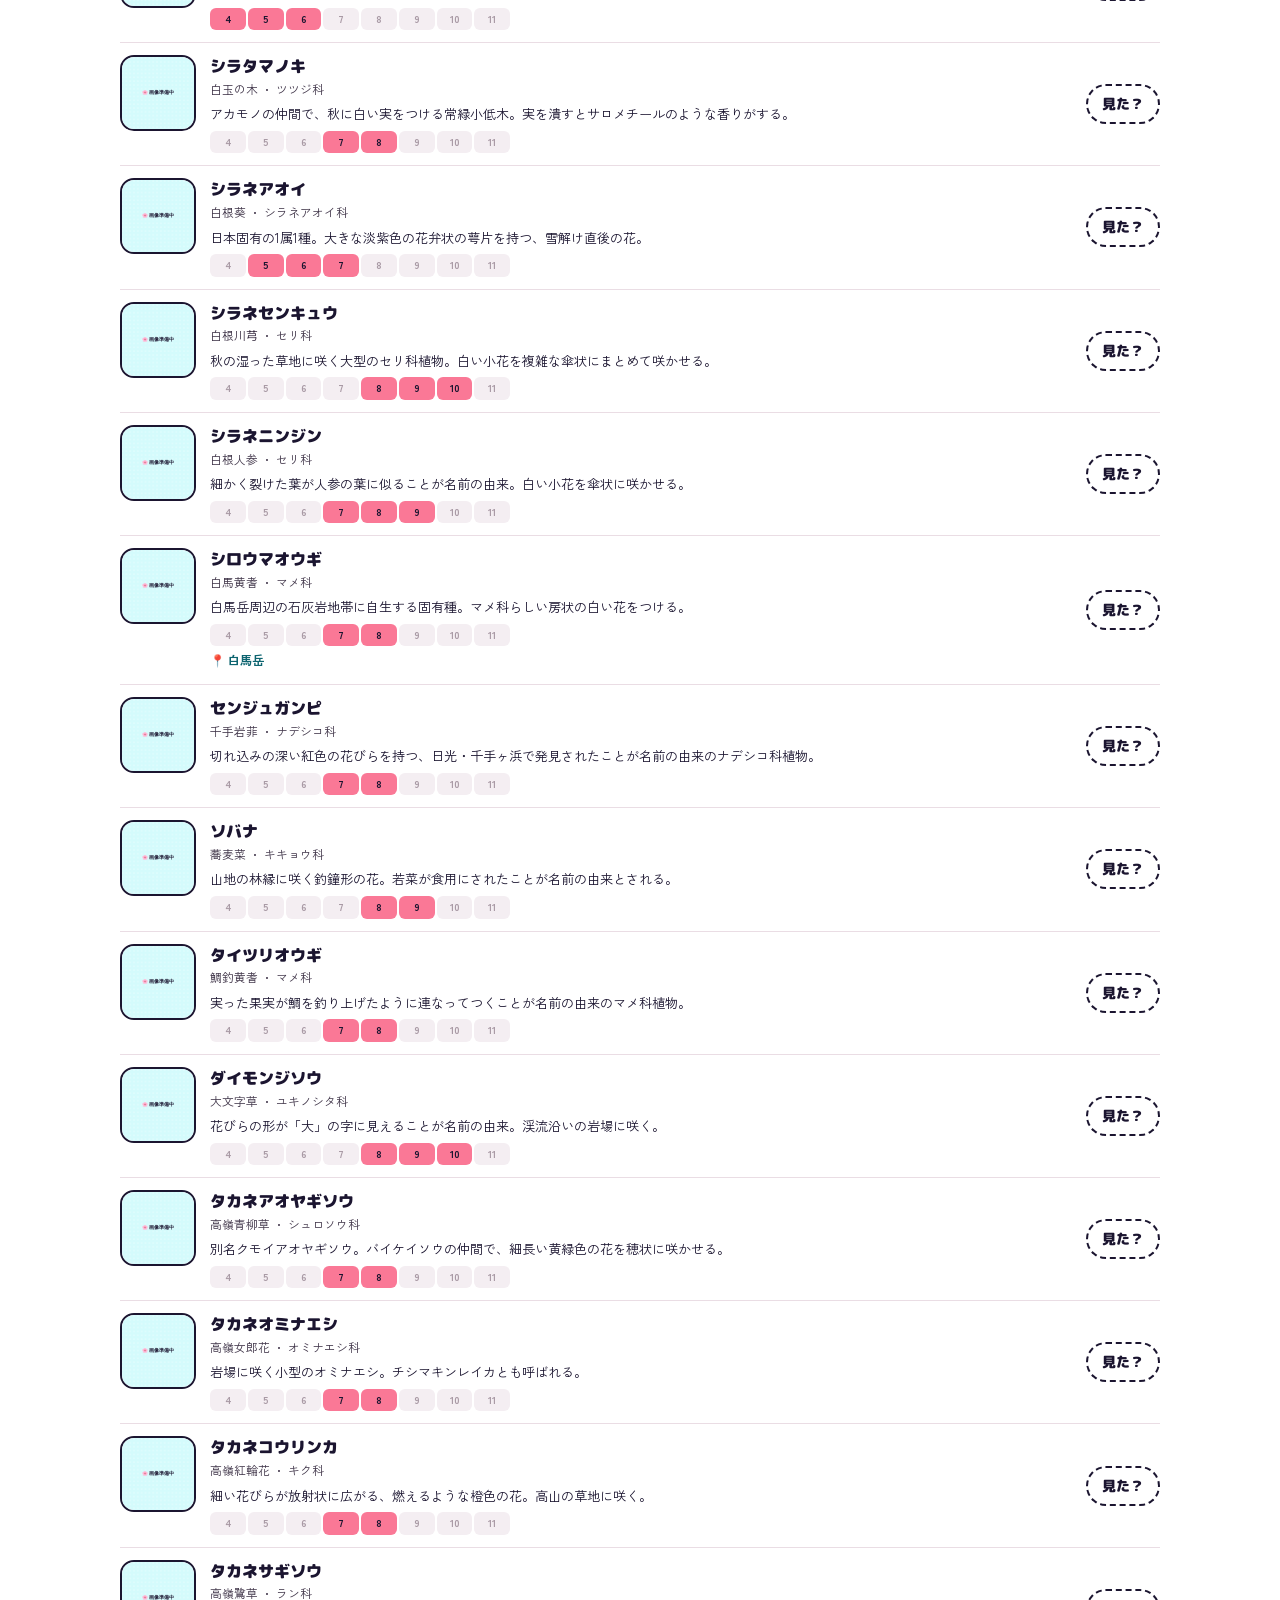
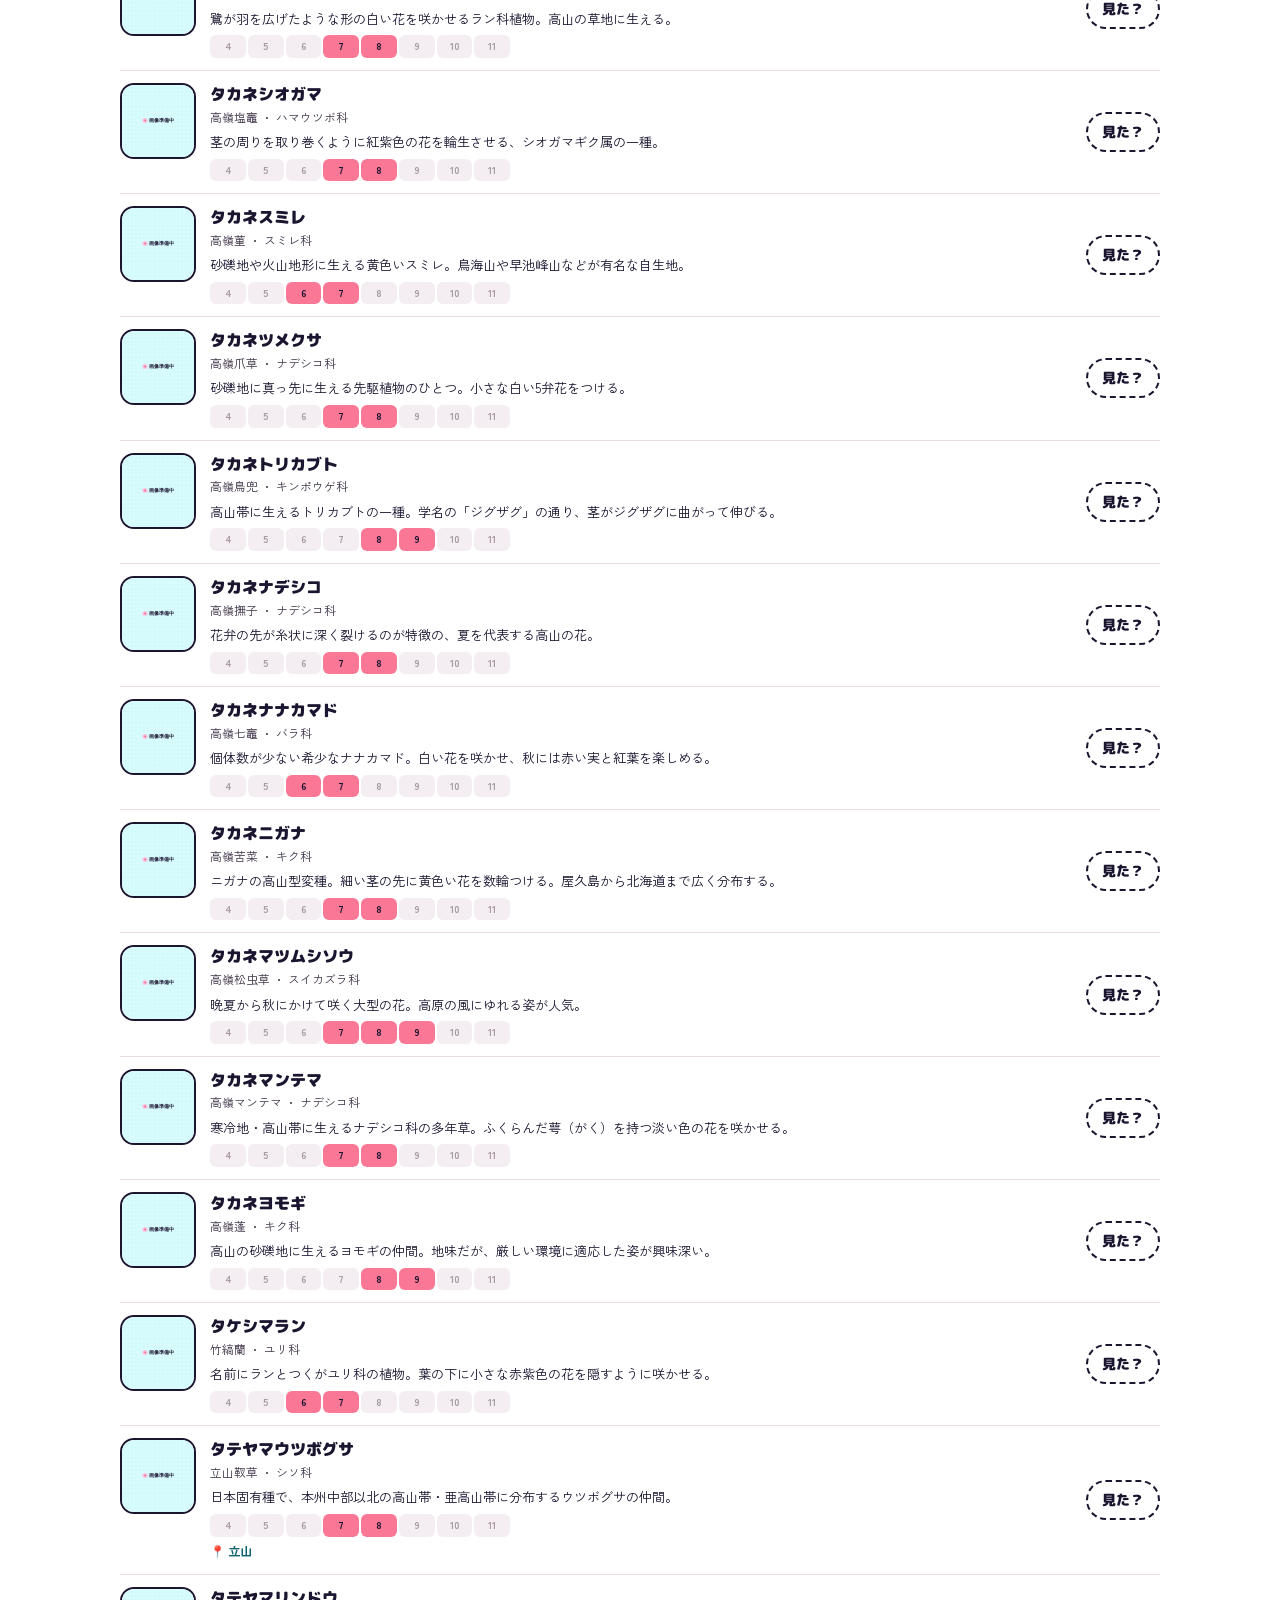
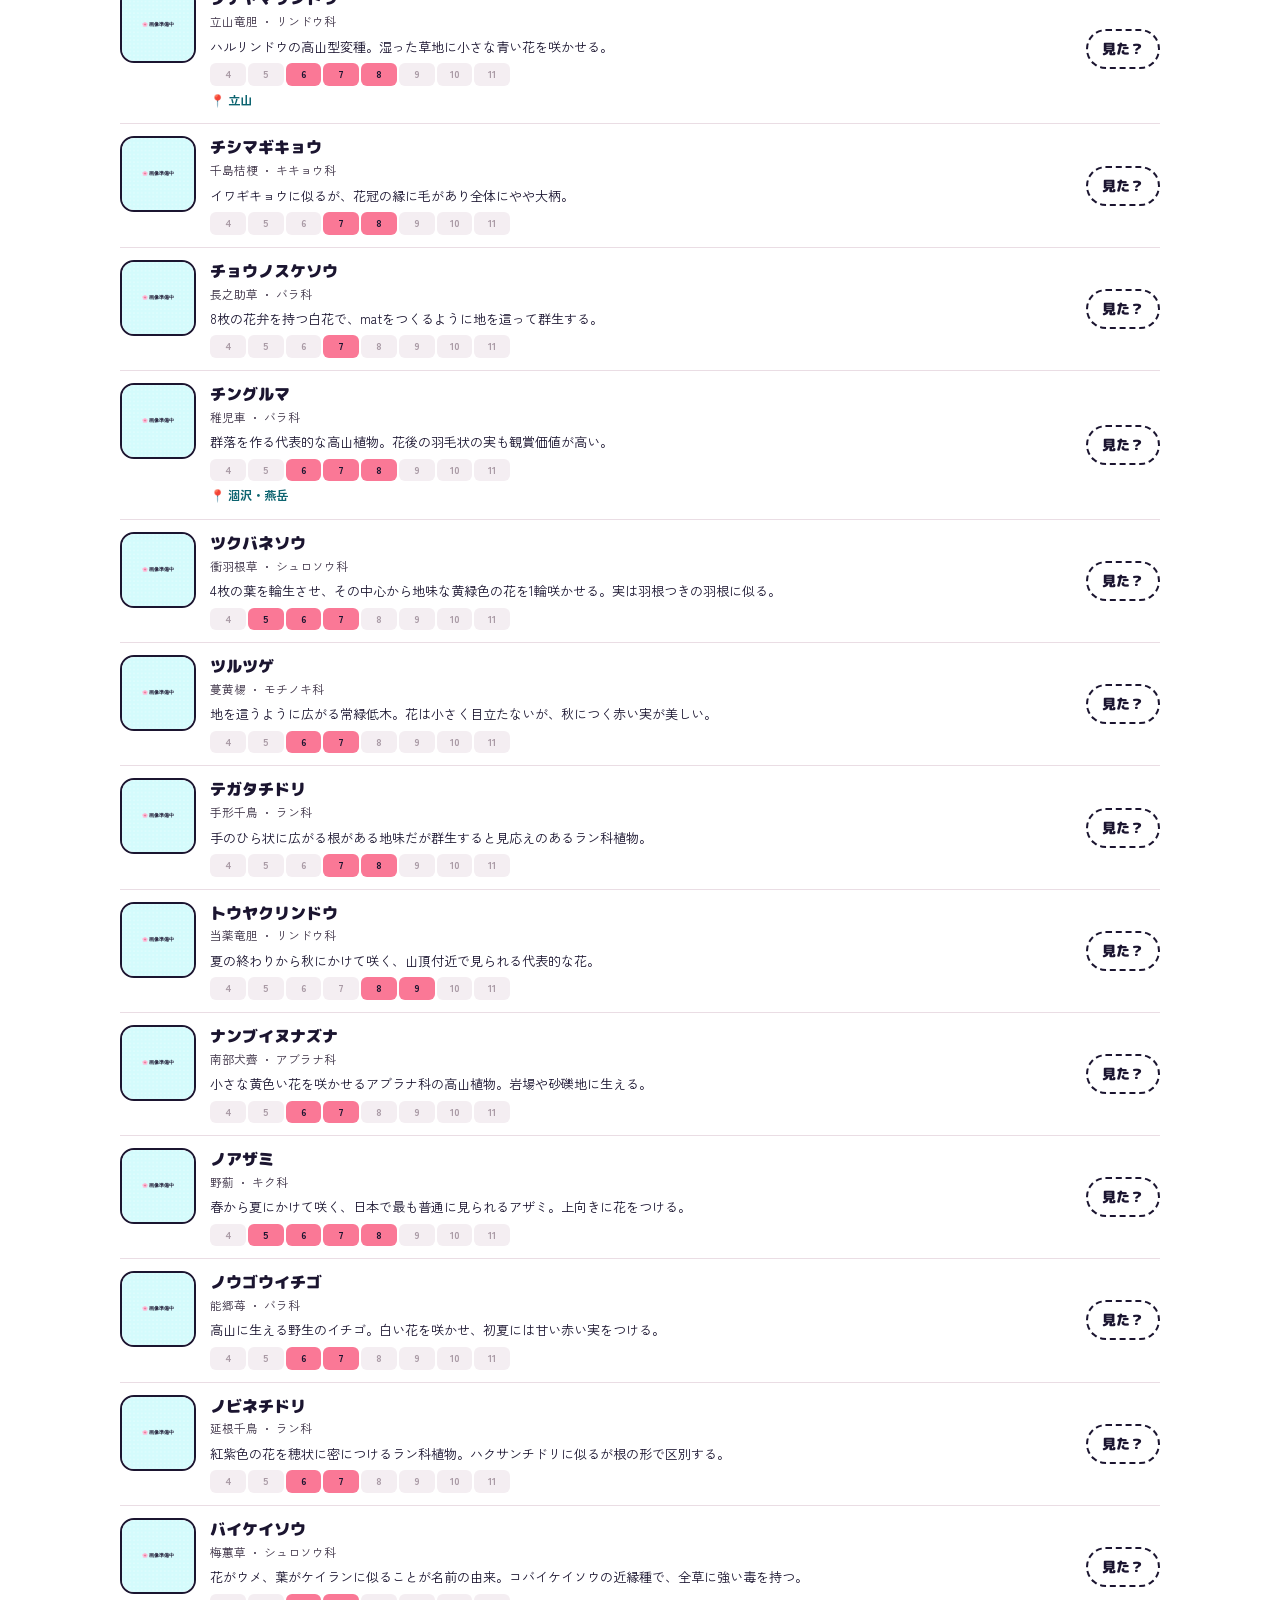
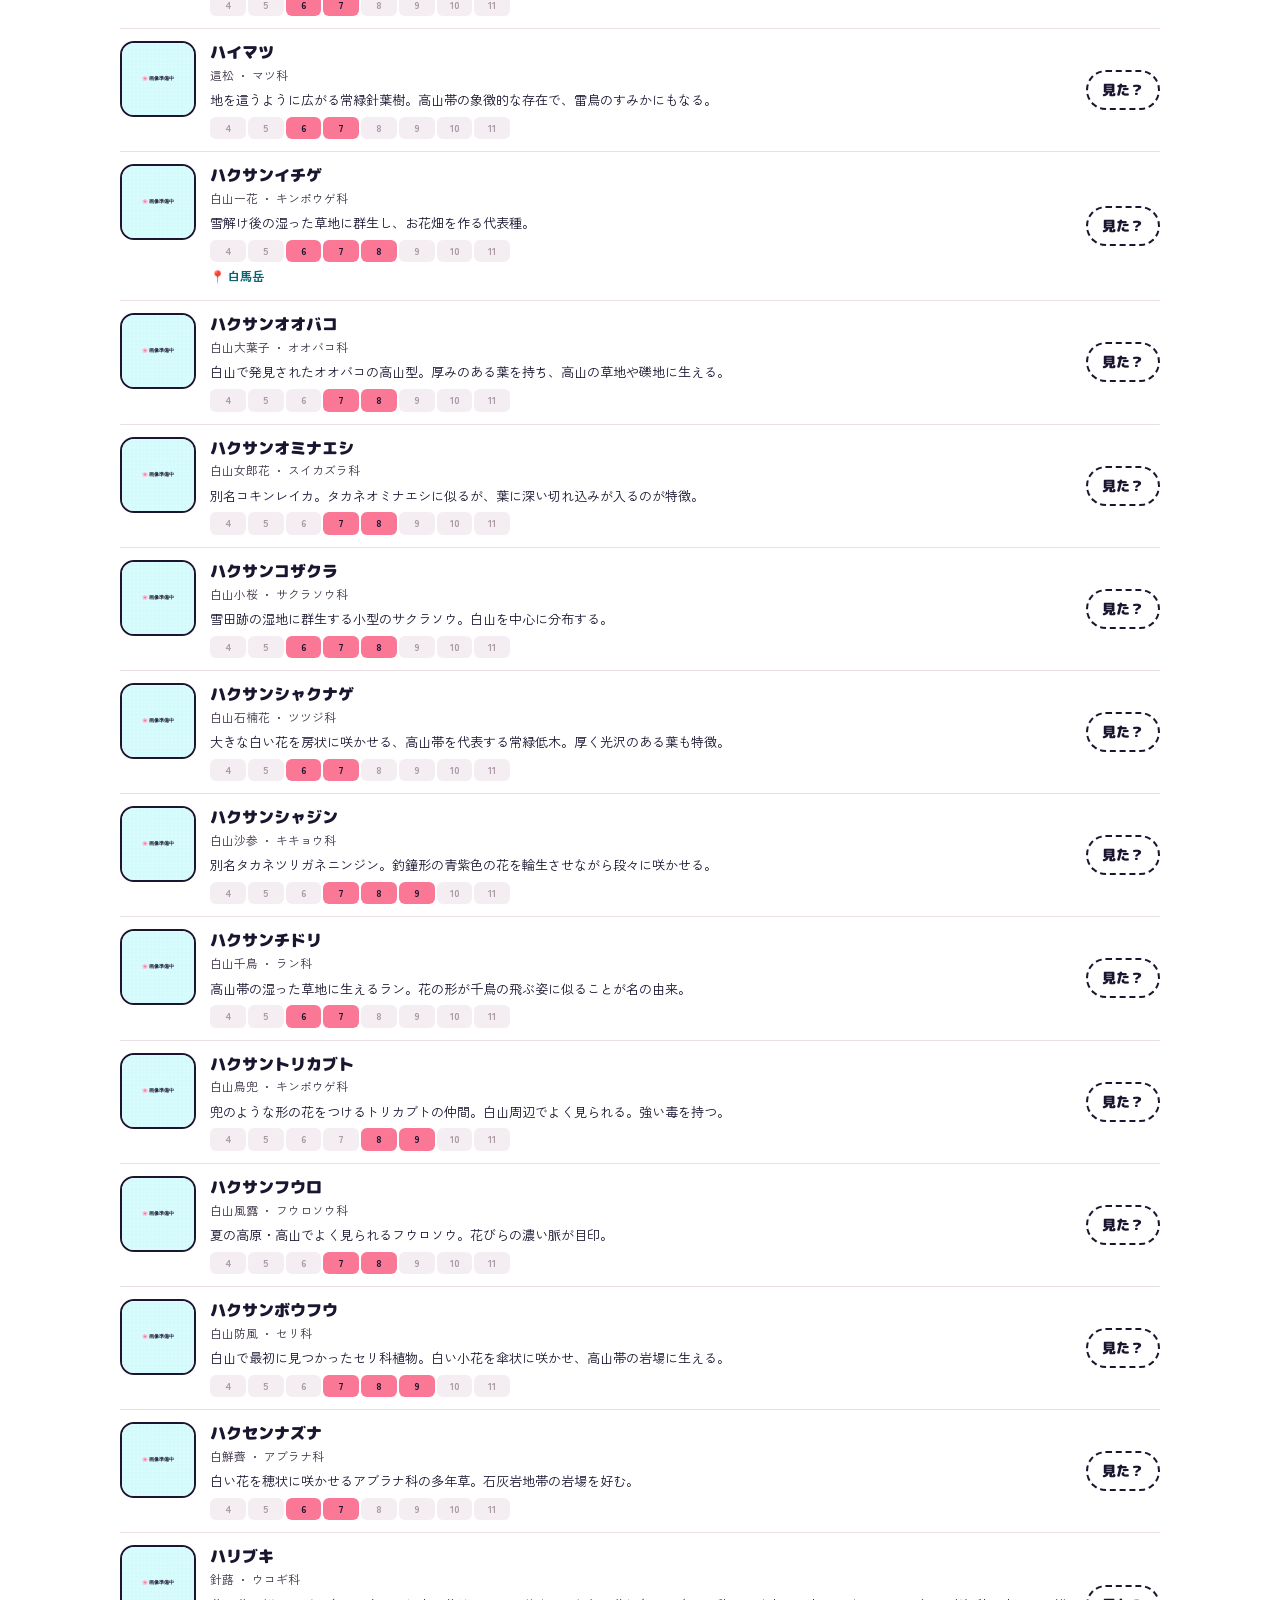
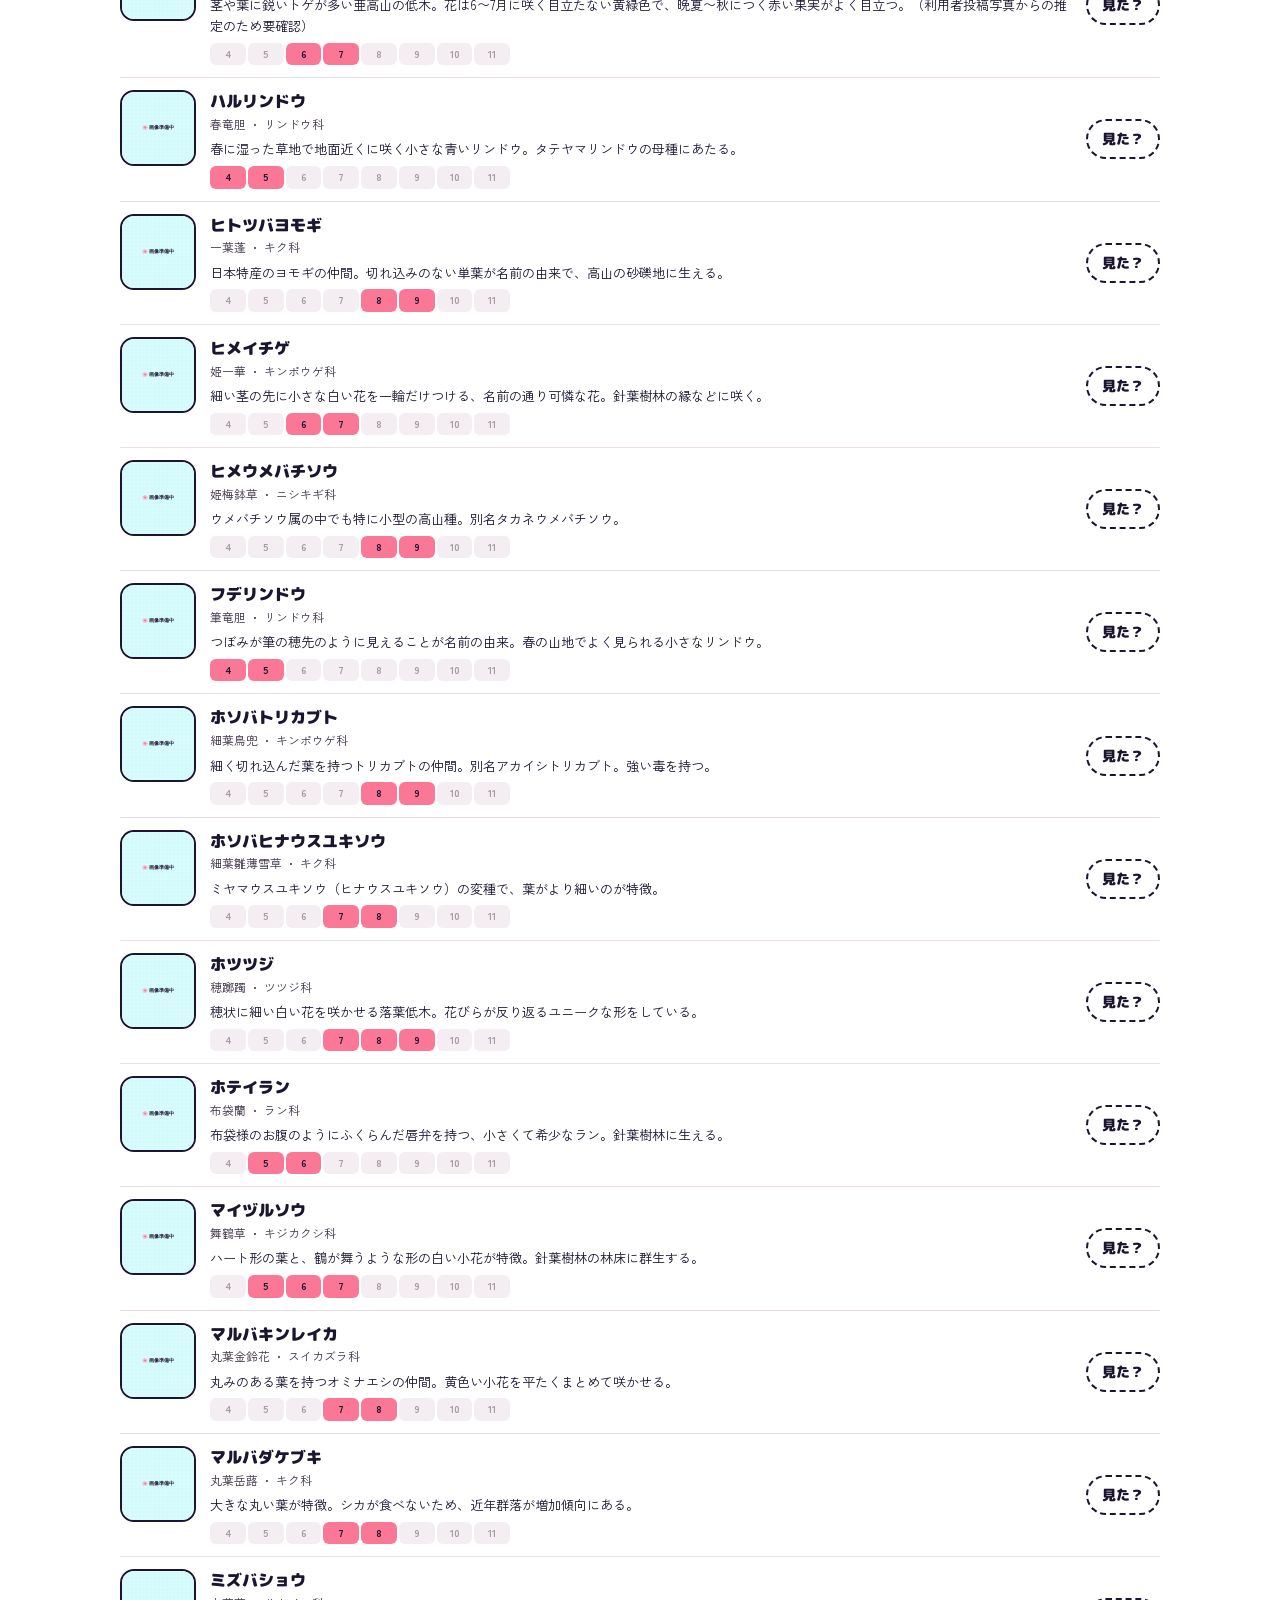
<file: mountain.html>
<!DOCTYPE html>
<html lang="ja">
<head>
<meta charset="UTF-8">
<meta name="viewport" content="width=device-width, initial-scale=1.0">
<title>山の図鑑 | 山美和 -Yamabiyori-</title>
<meta name="description" content="山域と月を選ぶと、その時期に見られる高山植物とキノコが一覧に。山に行く前の予習に、帰ってきたら「見た！」を記録して復習に。">
<link rel="manifest" href="manifest.json">
<link rel="icon" href="icon.svg" type="image/svg+xml">
<link rel="apple-touch-icon" href="images/icons/apple-touch-icon.png">
<meta name="theme-color" content="#ffffff">
<link rel="preconnect" href="https://commons.wikimedia.org">
<link rel="preconnect" href="https://fonts.googleapis.com">
<link rel="preconnect" href="https://fonts.gstatic.com" crossorigin>
<link rel="stylesheet" href="https://fonts.googleapis.com/css2?family=M+PLUS+Rounded+1c:wght@500;700;800;900&family=Zen+Kaku+Gothic+New:wght@400;500;700;900&family=Noto+Sans+JP:wght@400;500;700;900&display=swap">
<link rel="stylesheet" href="css/style.css">
</head>
<body class="paper">

<header class="site-header">
  <div class="wrap header-inner">
    <a class="logo" href="./">
      <img class="logo-img" src="images/logo.svg" alt="山美和 -Yamabiyori-" width="96" height="60">
    </a>
    <nav class="site-nav">
      <a href="mountain.html" aria-current="page">山の図鑑</a>
      <a href="index.html#search">花を探す</a>
      <a href="weather.html">山の天気</a>
      <a href="course-search.html">コース検索</a>
      <a href="quiz.html">クイズ</a>
      <a href="topic.html">山トークカード</a>
      <a href="about.html">このサイトについて</a>
    </nav>
  </div>
</header>

<div class="ticker" aria-hidden="true">
  <div class="ticker__track">
    <span>🌸 山美和 -Yamabiyori-</span><span>📖 登る山の花とキノコを予習</span><span>✓ 見た花を記録して復習</span><span>🍄 キノコは見るだけ、食べない</span>
    <span>🌸 山美和 -Yamabiyori-</span><span>📖 登る山の花とキノコを予習</span><span>✓ 見た花を記録して復習</span><span>🍄 キノコは見るだけ、食べない</span>
  </div>
</div>

<main class="wrap mf-page">

  <h1 class="ribbon">📖 山の図鑑</h1>
  <p class="quiz-lead">山域と月を選ぶと、その山域・その時期に見られる高山植物とキノコが一覧に。行く前の予習に、帰ってきたら「見た！」を付けて復習に。</p>

  <p class="wx-status is-error" id="mf-status" hidden></p>

  <section class="mf-controls" aria-label="山域と時期を選ぶ">
    <p class="mf-label">⛰️ どの山域？</p>
    <div class="chip-row mf-areas" id="mf-areas" role="group" aria-label="山域"></div>
    <p class="mf-hint" id="mf-fav-hint" hidden>★＝天気ページでお気に入りにした山がある山域</p>
    <p class="mf-label">📅 いつ登る？</p>
    <div class="chip-row mf-months-chips" id="mf-months" role="group" aria-label="登る月"></div>
  </section>

  <section class="mf-summary" id="mf-summary" aria-live="polite"></section>

  <div class="mf-tabs" id="mf-tabs" role="tablist" aria-label="高山植物とキノコの切り替え"></div>

  <div class="mf-warning" id="mf-mushroom-warning" hidden>
    <strong>⚠️ キノコは「見て楽しむ」もの。</strong>
    キノコの食毒は専門家でも判断を誤ることがあります。このページの情報だけで食べられるかどうかを判断せず、野生のキノコは絶対に自己判断で食べないでください。「食用とされる」と書いたものにも、よく似た毒キノコがあります。
  </div>

  <div class="mf-toolbar">
    <div class="chip-row mf-filter" id="mf-filter" role="group" aria-label="見た・見ていないで絞り込む"></div>
    <input type="search" class="mf-search" id="mf-search" placeholder="名前で絞り込み（例：コマクサ）" aria-label="名前で絞り込み">
    <div class="mf-view" id="mf-view" role="group" aria-label="表示の切り替え">
      <button type="button" class="mf-view__btn" data-view="list">☰ 一覧</button>
      <button type="button" class="mf-view__btn" data-view="cards">▦ 写真</button>
    </div>
  </div>

  <div class="mf-list" id="mf-list"></div>
  <p class="mf-empty" id="mf-empty" hidden></p>

  <p class="weather-disclaimer">※ 掲載しているのは、各植物・キノコのおおよその分布と時期から推定した「見られる目安」です。山域内のどの山でも必ず見られるとは限りません。「📍」の山は、その山や周辺が代表的な自生地として知られているものです。<br>※ 「見た！」の記録はこのブラウザにだけ保存されます（写真のアップロードはありません）。<br>※ 高山植物の採取や踏み荒らしは法律や条例で禁止されている場所があります。登山道から外れず、見て楽しみましょう。</p>

</main>

<footer class="site-footer">
  <div class="wrap footer-inner">
    <p>&copy; 2026 山美和 -Yamabiyori-</p>
    <nav aria-label="サイト機能">
      <a href="mountain.html">山の図鑑</a>
      <a href="weather.html">山の天気</a>
      <a href="course-search.html">コース検索</a>
      <a href="quiz.html">花クイズ</a>
      <a href="mountain-quiz.html">山クイズ</a>
      <a href="topic.html">山トークカード</a>
    </nav>
    <nav aria-label="サイトについて">
      <a href="about.html">このサイトについて・画像の出典</a>
      <a href="privacy.html">プライバシーポリシー</a>
    </nav>
  </div>
</footer>

<script src="js/wikimedia.js"></script>
<script src="js/mountain-flora.js"></script>
<script src="js/mountain.js"></script>
<script src="js/logo-colors.js"></script>
<script src="js/register-sw.js"></script>
</body>
</html>
</file>
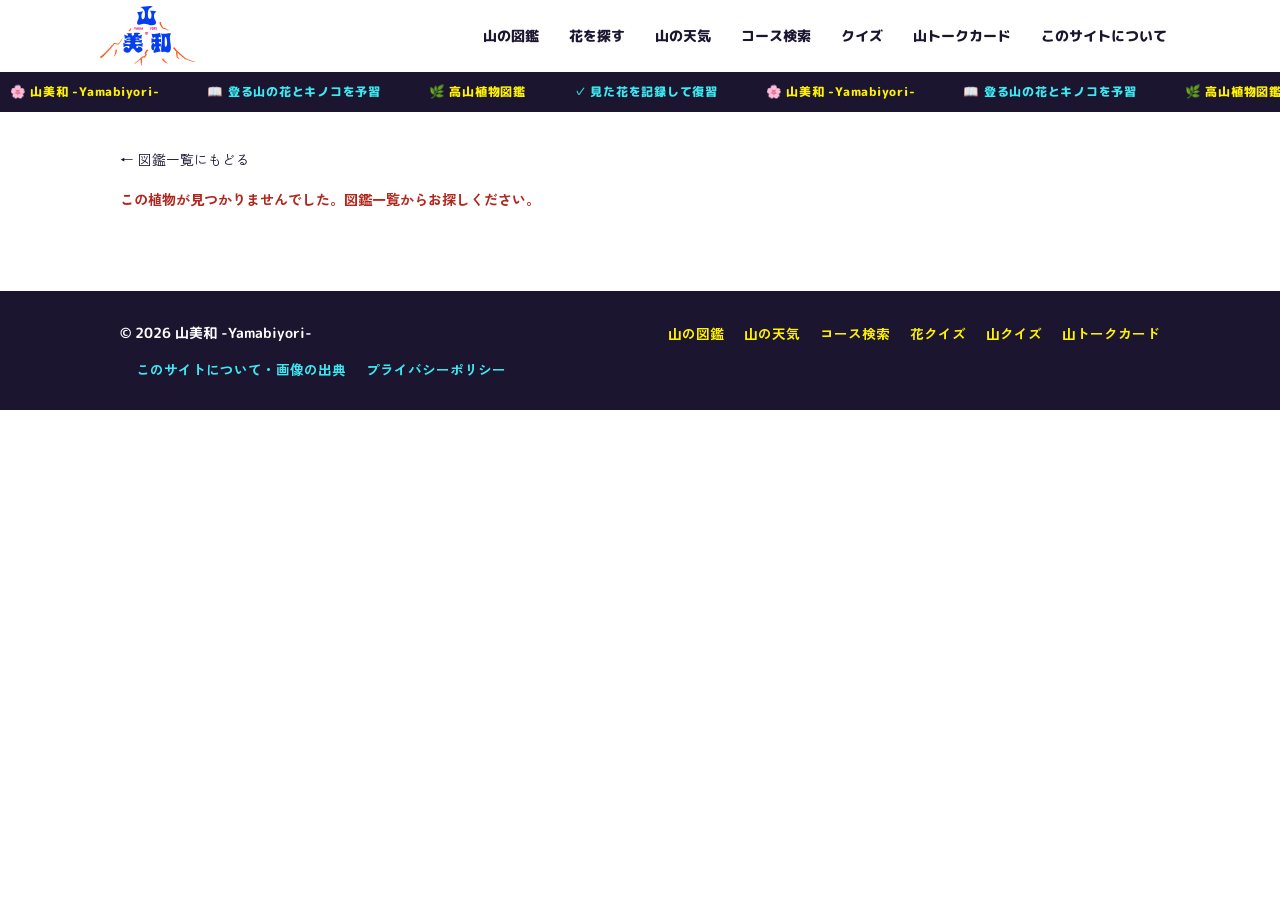
<file: plant.html>
<!DOCTYPE html>
<html lang="ja">
<head>
<meta charset="UTF-8">
<meta name="viewport" content="width=device-width, initial-scale=1.0">
<title>植物図鑑ページ | 山美和 -Yamabiyori-</title>
<meta name="description" content="高山植物1種ごとの詳しい図鑑ページ。見分け方のポイントと、みんなが山で見つけた写真も見られます。">
<link rel="preconnect" href="https://commons.wikimedia.org">
<link rel="manifest" href="manifest.json">
<link rel="icon" href="icon.svg" type="image/svg+xml">
<link rel="apple-touch-icon" href="images/icons/apple-touch-icon.png">
<meta name="theme-color" content="#ffffff">
<link rel="preconnect" href="https://fonts.googleapis.com">
<link rel="preconnect" href="https://fonts.gstatic.com" crossorigin>
<link rel="stylesheet" href="https://fonts.googleapis.com/css2?family=M+PLUS+Rounded+1c:wght@500;700;800;900&family=Zen+Kaku+Gothic+New:wght@400;500;700;900&family=Noto+Sans+JP:wght@400;500;700;900&display=swap">
<link rel="stylesheet" href="css/style.css">
</head>
<body class="paper">

<header class="site-header">
  <div class="wrap header-inner">
    <a class="logo" href="./">
      <img class="logo-img" src="images/logo.svg" alt="山美和 -Yamabiyori-" width="96" height="60">
    </a>
    <nav class="site-nav">
      <a href="mountain.html">山の図鑑</a>
      <a href="index.html#search">花を探す</a>
      <a href="weather.html">山の天気</a>
      <a href="course-search.html">コース検索</a>
      <a href="quiz.html">クイズ</a>
      <a href="topic.html">山トークカード</a>
      <a href="about.html">このサイトについて</a>
    </nav>
  </div>
</header>

<div class="ticker" aria-hidden="true">
  <div class="ticker__track">
    <span>🌸 山美和 -Yamabiyori-</span><span>📖 登る山の花とキノコを予習</span><span>🌿 高山植物図鑑</span><span>✓ 見た花を記録して復習</span>
    <span>🌸 山美和 -Yamabiyori-</span><span>📖 登る山の花とキノコを予習</span><span>🌿 高山植物図鑑</span><span>✓ 見た花を記録して復習</span>
  </div>
</div>

<main class="wrap" style="padding-top:32px; padding-bottom:64px;">
  <a href="index.html#search" style="font-size:0.85rem; color:var(--green-700); text-decoration:none;">&larr; 図鑑一覧にもどる</a>

  <div id="plant-loading" class="status-msg" style="margin-top:24px;">読み込み中…</div>
  <p id="plant-not-found" class="status-msg is-error" hidden>この植物が見つかりませんでした。図鑑一覧からお探しください。</p>

  <article id="plant-detail" hidden>

    <h1 class="plant-title">
      <span class="ribbon" id="plant-name"></span>
      <span class="ribbon__sub" id="plant-kanji"></span>
    </h1>
    <p style="margin:10px 0 0; font-size:0.85rem; font-style:italic; color:var(--ink-soft);" id="plant-scientific"></p>

    <div class="plant-grid" id="plant-grid">
      <div>
        <div class="photo-annotated">
          <div class="photo-annotated__frame">
            <img id="plant-photo" alt="">
          </div>
          <span class="callout callout--tl" id="callout-season"></span>
          <span class="callout callout--tr" id="callout-color"></span>
          <span class="callout callout--bl" id="callout-area"></span>
        </div>
        <div style="display:flex; align-items:center; justify-content:space-between; margin-top:18px;">
          <span class="specimen-no" id="plant-specimen-no" style="position:static; display:inline-block;"></span>
          <p id="plant-credit" style="font-size:0.7rem; color:var(--ink-soft); margin:0;"></p>
        </div>
      </div>

      <div>
        <div class="info-memo">
          <span class="info-memo__tab">図鑑メモ</span>
          <dl>
            <dt>📖 科名</dt><dd id="info-family"></dd>
            <dt>📅 花期</dt><dd id="info-months"></dd>
            <dt>⛰️ エリア</dt><dd id="info-areas"></dd>
            <dt>📍 山名</dt><dd id="info-peaks"></dd>
            <dt>🎨 花の色</dt><dd id="info-colors"></dd>
          </dl>
        </div>

        <div style="margin-top:20px;">
          <p id="plant-story" style="font-size:0.98rem; line-height:1.9;"></p>
        </div>

        <div class="plant-related-links">
          <a href="mountain.html" class="btn btn--ghost">📖 山の図鑑で予習する</a>
          <a href="weather.html" class="btn btn--ghost">☀️ 山の天気を見る</a>
          <a href="course-search.html" class="btn btn--ghost">⏱️ 登山コースを探す</a>
        </div>
      </div>
    </div>

    <section class="plant-mountains">
      <h2 class="section-ribbon">⛰️ この花に会える山域</h2>
      <p class="plant-mountains__lead">山域を選ぶと、そこで一緒に見られる花やキノコも予習できます。📍は代表的な自生地として知られる山です。</p>
      <div class="chip-row" id="plant-mountains"></div>
      <p class="plant-mountains__empty" id="plant-mountains-empty" hidden>この花が見られる山域は、まだ「山の図鑑」に登録されていません。</p>
    </section>

  </article>
</main>

<footer class="site-footer">
  <div class="wrap footer-inner">
    <p>&copy; 2026 山美和 -Yamabiyori-</p>
    <nav aria-label="サイト機能">
      <a href="mountain.html">山の図鑑</a>
      <a href="weather.html">山の天気</a>
      <a href="course-search.html">コース検索</a>
      <a href="quiz.html">花クイズ</a>
      <a href="mountain-quiz.html">山クイズ</a>
      <a href="topic.html">山トークカード</a>
    </nav>
    <nav aria-label="サイトについて">
      <a href="about.html">このサイトについて・画像の出典</a>
      <a href="privacy.html">プライバシーポリシー</a>
    </nav>
  </div>
</footer>

<script src="js/wikimedia.js"></script>
<script src="js/mountain-flora.js"></script>
<script src="js/plant-detail.js"></script>
<script src="js/logo-colors.js"></script>
<script src="js/register-sw.js"></script>
</body>
</html>
</file>
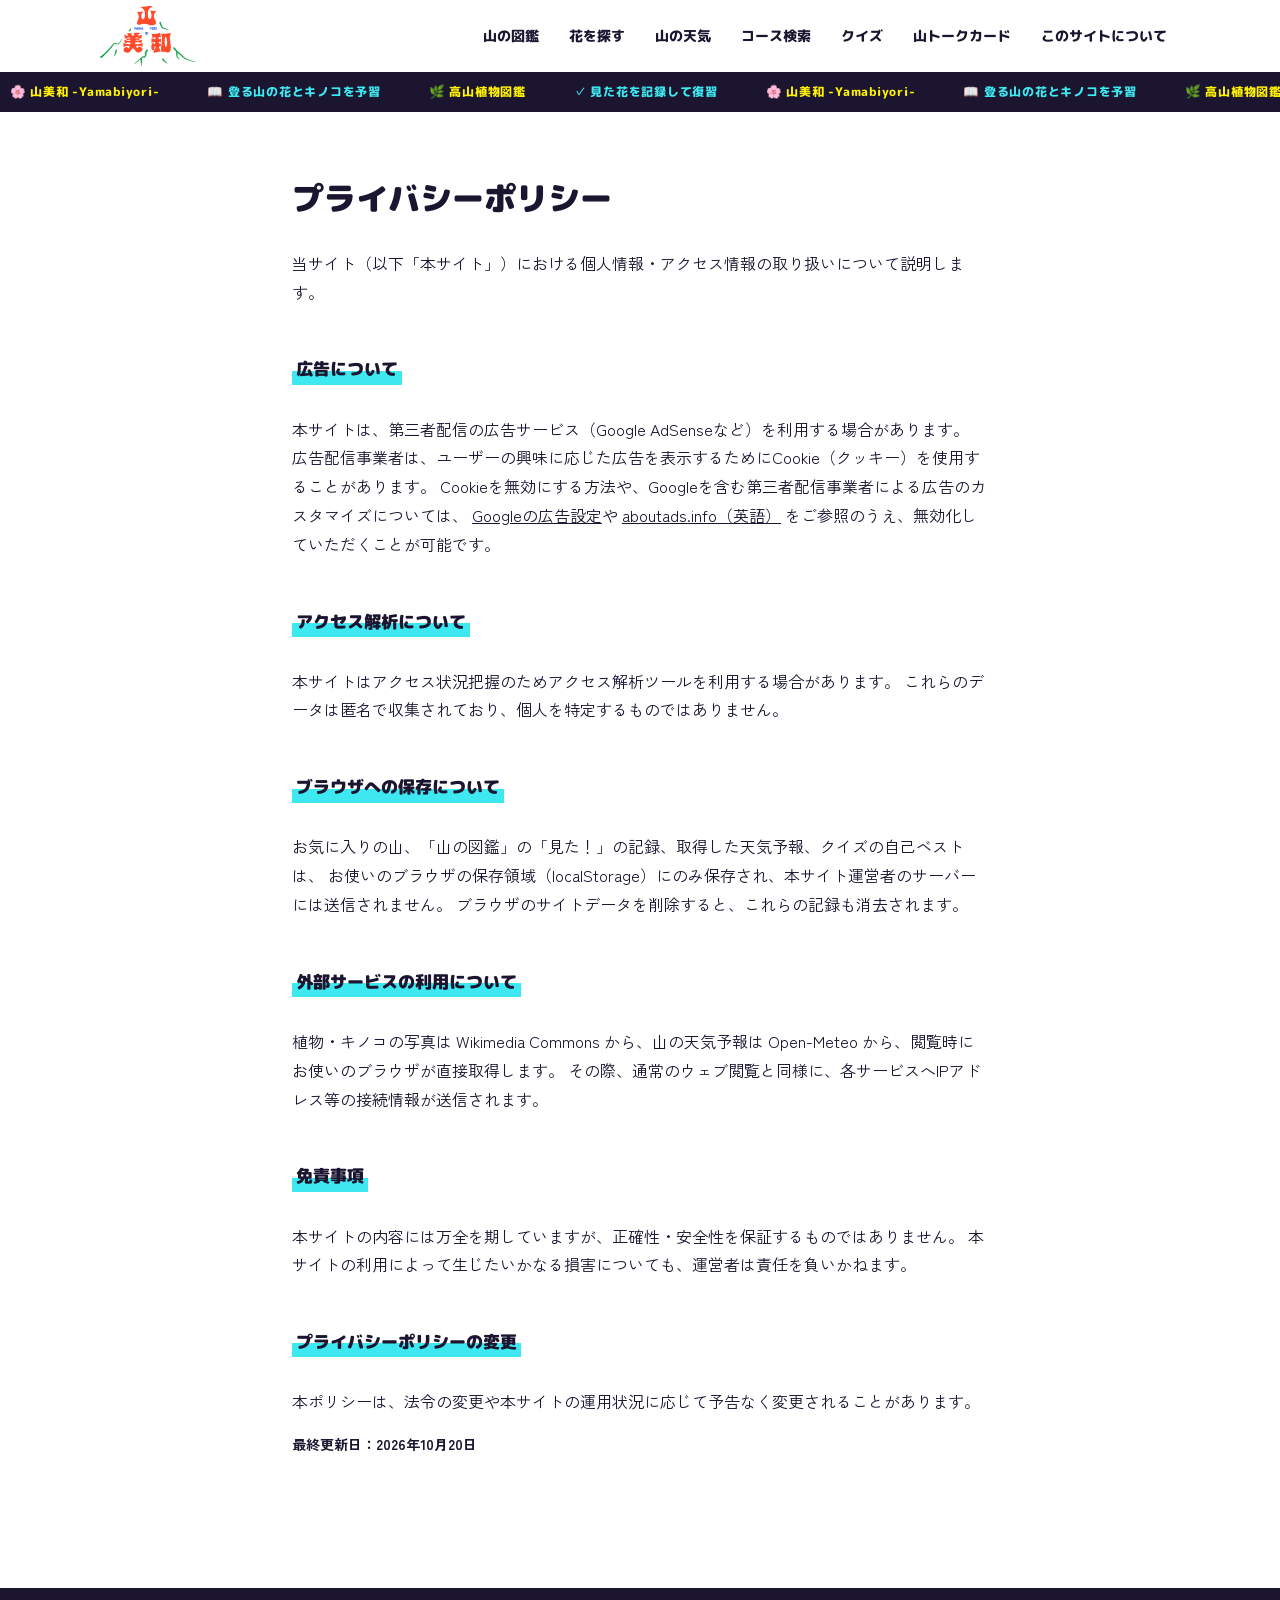
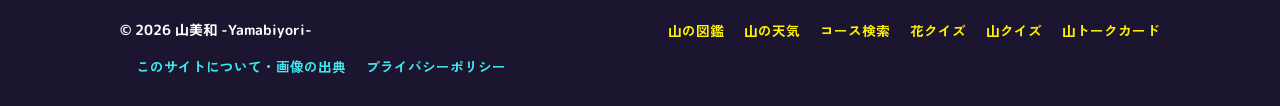
<file: privacy.html>
<!DOCTYPE html>
<html lang="ja">
<head>
<meta charset="UTF-8">
<meta name="viewport" content="width=device-width, initial-scale=1.0">
<title>プライバシーポリシー | 山美和 -Yamabiyori-</title>
<link rel="manifest" href="manifest.json">
<link rel="icon" href="icon.svg" type="image/svg+xml">
<link rel="apple-touch-icon" href="images/icons/apple-touch-icon.png">
<meta name="theme-color" content="#ffffff">
<link rel="preconnect" href="https://fonts.googleapis.com">
<link rel="preconnect" href="https://fonts.gstatic.com" crossorigin>
<link rel="stylesheet" href="https://fonts.googleapis.com/css2?family=M+PLUS+Rounded+1c:wght@500;700;800;900&family=Zen+Kaku+Gothic+New:wght@400;500;700;900&family=Noto+Sans+JP:wght@400;500;700;900&display=swap">
<link rel="stylesheet" href="css/style.css">
</head>
<body class="paper">

<header class="site-header">
  <div class="wrap header-inner">
    <a class="logo" href="./">
      <img class="logo-img" src="images/logo.svg" alt="山美和 -Yamabiyori-" width="96" height="60">
    </a>
    <nav class="site-nav">
      <a href="mountain.html">山の図鑑</a>
      <a href="index.html#search">花を探す</a>
      <a href="weather.html">山の天気</a>
      <a href="course-search.html">コース検索</a>
      <a href="quiz.html">クイズ</a>
      <a href="topic.html">山トークカード</a>
      <a href="about.html">このサイトについて</a>
    </nav>
  </div>
</header>

<div class="ticker" aria-hidden="true">
  <div class="ticker__track">
    <span>🌸 山美和 -Yamabiyori-</span><span>📖 登る山の花とキノコを予習</span><span>🌿 高山植物図鑑</span><span>✓ 見た花を記録して復習</span>
    <span>🌸 山美和 -Yamabiyori-</span><span>📖 登る山の花とキノコを予習</span><span>🌿 高山植物図鑑</span><span>✓ 見た花を記録して復習</span>
  </div>
</div>

<main class="page">
  <h1>プライバシーポリシー</h1>
  <p>当サイト（以下「本サイト」）における個人情報・アクセス情報の取り扱いについて説明します。</p>

  <h2>広告について</h2>
  <p>
    本サイトは、第三者配信の広告サービス（Google AdSenseなど）を利用する場合があります。
    広告配信事業者は、ユーザーの興味に応じた広告を表示するためにCookie（クッキー）を使用することがあります。
    Cookieを無効にする方法や、Googleを含む第三者配信事業者による広告のカスタマイズについては、
    <a href="https://www.google.com/settings/ads" target="_blank" rel="noopener">Googleの広告設定</a>や
    <a href="https://www.aboutads.info/choices/" target="_blank" rel="noopener">aboutads.info（英語）</a>
    をご参照のうえ、無効化していただくことが可能です。
  </p>

  <h2>アクセス解析について</h2>
  <p>
    本サイトはアクセス状況把握のためアクセス解析ツールを利用する場合があります。
    これらのデータは匿名で収集されており、個人を特定するものではありません。
  </p>

  <h2>ブラウザへの保存について</h2>
  <p>
    お気に入りの山、「山の図鑑」の「見た！」の記録、取得した天気予報、クイズの自己ベストは、
    お使いのブラウザの保存領域（localStorage）にのみ保存され、本サイト運営者のサーバーには送信されません。
    ブラウザのサイトデータを削除すると、これらの記録も消去されます。
  </p>

  <h2>外部サービスの利用について</h2>
  <p>
    植物・キノコの写真は Wikimedia Commons から、山の天気予報は Open-Meteo から、閲覧時にお使いのブラウザが直接取得します。
    その際、通常のウェブ閲覧と同様に、各サービスへIPアドレス等の接続情報が送信されます。
  </p>

  <h2>免責事項</h2>
  <p>
    本サイトの内容には万全を期していますが、正確性・安全性を保証するものではありません。
    本サイトの利用によって生じたいかなる損害についても、運営者は責任を負いかねます。
  </p>

  <h2>プライバシーポリシーの変更</h2>
  <p>本ポリシーは、法令の変更や本サイトの運用状況に応じて予告なく変更されることがあります。</p>

  <p class="status-msg">最終更新日：2026年10月20日</p>
</main>

<footer class="site-footer">
  <div class="wrap footer-inner">
    <p>&copy; 2026 山美和 -Yamabiyori-</p>
    <nav aria-label="サイト機能">
      <a href="mountain.html">山の図鑑</a>
      <a href="weather.html">山の天気</a>
      <a href="course-search.html">コース検索</a>
      <a href="quiz.html">花クイズ</a>
      <a href="mountain-quiz.html">山クイズ</a>
      <a href="topic.html">山トークカード</a>
    </nav>
    <nav aria-label="サイトについて">
      <a href="about.html">このサイトについて・画像の出典</a>
      <a href="privacy.html">プライバシーポリシー</a>
    </nav>
  </div>
</footer>

<script src="js/logo-colors.js"></script>
<script src="js/register-sw.js"></script>
</body>
</html>
</file>
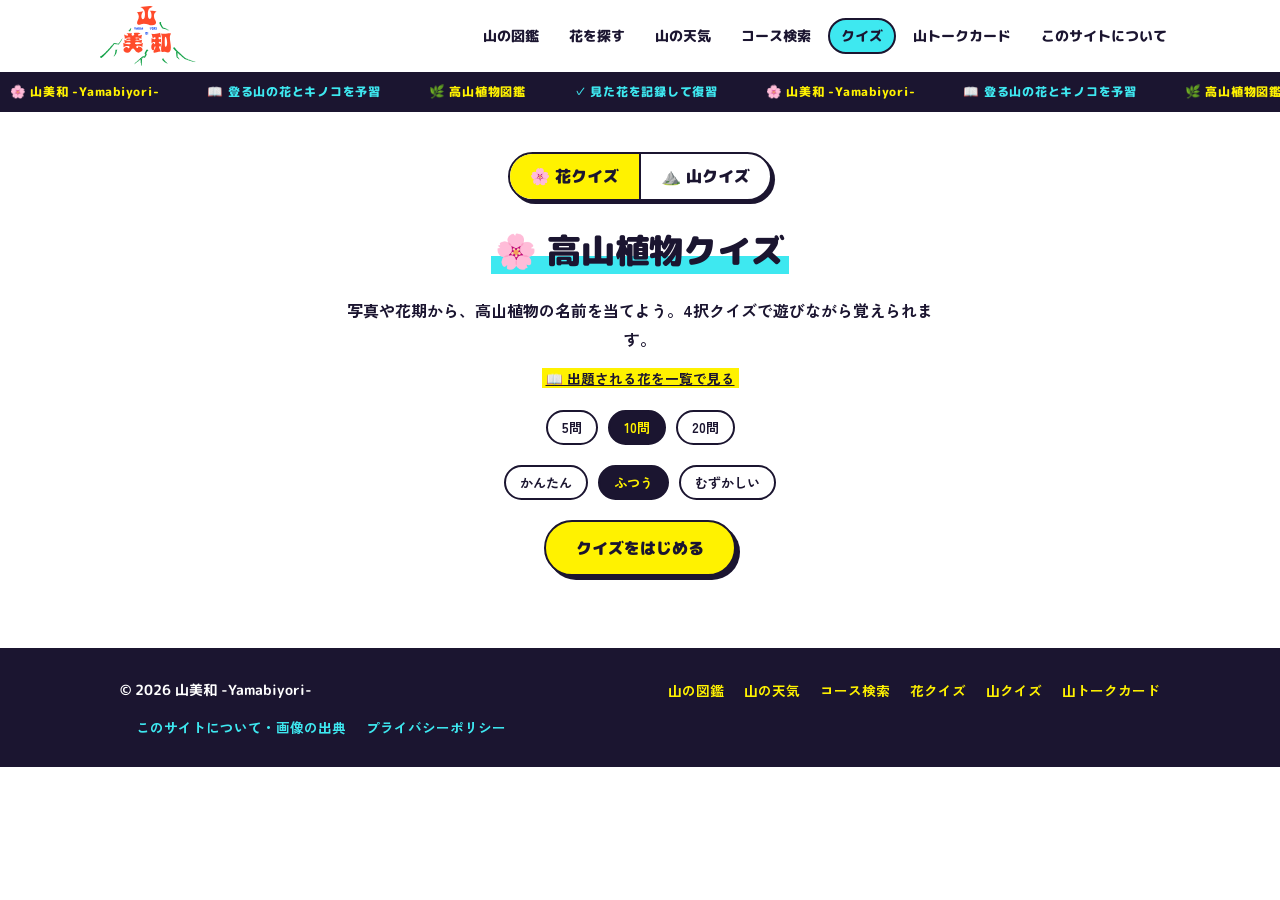
<file: quiz.html>
<!DOCTYPE html>
<html lang="ja">
<head>
<meta charset="UTF-8">
<meta name="viewport" content="width=device-width, initial-scale=1.0">
<title>高山植物クイズ | 山美和 -Yamabiyori-</title>
<meta name="description" content="写真や花期から高山植物の名前を当てる4択クイズ。遊びながら高山植物を覚えられます。">
<link rel="preconnect" href="https://commons.wikimedia.org">
<link rel="manifest" href="manifest.json">
<link rel="icon" href="icon.svg" type="image/svg+xml">
<link rel="apple-touch-icon" href="images/icons/apple-touch-icon.png">
<meta name="theme-color" content="#ffffff">
<link rel="preconnect" href="https://fonts.googleapis.com">
<link rel="preconnect" href="https://fonts.gstatic.com" crossorigin>
<link rel="stylesheet" href="https://fonts.googleapis.com/css2?family=M+PLUS+Rounded+1c:wght@500;700;800;900&family=Zen+Kaku+Gothic+New:wght@400;500;700;900&family=Noto+Sans+JP:wght@400;500;700;900&display=swap">
<link rel="stylesheet" href="css/style.css">
</head>
<body class="paper">

<header class="site-header">
  <div class="wrap header-inner">
    <a class="logo" href="./">
      <img class="logo-img" src="images/logo.svg" alt="山美和 -Yamabiyori-" width="96" height="60">
    </a>
    <nav class="site-nav">
      <a href="mountain.html">山の図鑑</a>
      <a href="index.html#search">花を探す</a>
      <a href="weather.html">山の天気</a>
      <a href="course-search.html">コース検索</a>
      <a href="quiz.html" aria-current="page">クイズ</a>
      <a href="topic.html">山トークカード</a>
      <a href="about.html">このサイトについて</a>
    </nav>
  </div>
</header>

<div class="ticker" aria-hidden="true">
  <div class="ticker__track">
    <span>🌸 山美和 -Yamabiyori-</span><span>📖 登る山の花とキノコを予習</span><span>🌿 高山植物図鑑</span><span>✓ 見た花を記録して復習</span>
    <span>🌸 山美和 -Yamabiyori-</span><span>📖 登る山の花とキノコを予習</span><span>🌿 高山植物図鑑</span><span>✓ 見た花を記録して復習</span>
  </div>
</div>

<main class="wrap quiz-page">

  <nav class="quiz-modes" aria-label="クイズの種類">
    <a href="quiz.html" aria-current="page">🌸 花クイズ</a>
    <a href="mountain-quiz.html">⛰️ 山クイズ</a>
  </nav>

  <section id="quiz-start" class="quiz-panel">
    <h1 class="ribbon" id="quiz-title">🌸 高山植物クイズ</h1>
    <p class="quiz-lead" id="quiz-lead">写真や花期から、高山植物の名前を当てよう。4択クイズで遊びながら覚えられます。</p>
    <p class="quiz-scope" id="quiz-scope"><a href="index.html#search">📖 出題される花を一覧で見る</a></p>

    <div class="quiz-lengths" role="group" aria-label="問題数を選ぶ">
      <button type="button" class="chip quiz-length" data-count="5">5問</button>
      <button type="button" class="chip quiz-length is-active" data-count="10">10問</button>
      <button type="button" class="chip quiz-length" data-count="20">20問</button>
    </div>

    <div class="quiz-lengths" role="group" aria-label="難易度を選ぶ">
      <button type="button" class="chip quiz-difficulty" data-difficulty="easy">かんたん</button>
      <button type="button" class="chip quiz-difficulty is-active" data-difficulty="normal">ふつう</button>
      <button type="button" class="chip quiz-difficulty" data-difficulty="hard">むずかしい</button>
    </div>

    <p class="quiz-best" id="quiz-best" hidden></p>

    <button type="button" id="quiz-begin" class="btn btn--cta">クイズをはじめる</button>
  </section>

  <section id="quiz-play" class="quiz-panel" hidden>
    <div class="quiz-progress">
      <span id="quiz-progress-text"></span>
      <span id="quiz-score-text"></span>
    </div>

    <div class="quiz-card" id="quiz-card">
      <p class="quiz-question" id="quiz-question"></p>
      <div class="photo-annotated quiz-photo" id="quiz-photo-wrap" hidden>
        <div class="photo-annotated__frame">
          <img id="quiz-photo" alt="">
        </div>
      </div>
      <p class="quiz-subject" id="quiz-subject" hidden></p>
    </div>

    <div class="quiz-options" id="quiz-options"></div>

    <p class="quiz-feedback" id="quiz-feedback" hidden></p>

    <div class="quiz-explain" id="quiz-explain" hidden aria-live="polite"></div>

    <button type="button" id="quiz-next" class="btn btn--cta" hidden>次の問題へ →</button>
  </section>

  <section id="quiz-result" class="quiz-panel" hidden>
    <h2 class="ribbon" id="quiz-result-ribbon">結果発表</h2>
    <p class="quiz-result-score" id="quiz-result-score"></p>
    <p class="quiz-result-comment" id="quiz-result-comment"></p>
    <p class="quiz-best" id="quiz-result-best"></p>
    <div class="quiz-result-actions">
      <button type="button" id="quiz-retry" class="btn btn--cta">もう一度挑戦する</button>
      <a href="index.html#search" class="btn btn--ghost" id="quiz-list-link">📖 花の一覧を見る</a>
    </div>

    <div class="quiz-review">
      <h3 class="section-ribbon">今回出た花のおさらい</h3>
      <ol class="quiz-review__list" id="quiz-review"></ol>
    </div>
  </section>

</main>

<footer class="site-footer">
  <div class="wrap footer-inner">
    <p>&copy; 2026 山美和 -Yamabiyori-</p>
    <nav aria-label="サイト機能">
      <a href="mountain.html">山の図鑑</a>
      <a href="weather.html">山の天気</a>
      <a href="course-search.html">コース検索</a>
      <a href="quiz.html">花クイズ</a>
      <a href="mountain-quiz.html">山クイズ</a>
      <a href="topic.html">山トークカード</a>
    </nav>
    <nav aria-label="サイトについて">
      <a href="about.html">このサイトについて・画像の出典</a>
      <a href="privacy.html">プライバシーポリシー</a>
    </nav>
  </div>
</footer>

<script src="js/wikimedia.js"></script>
<script src="js/mountain-flora.js"></script>
<script src="js/quiz.js"></script>
<script src="js/logo-colors.js"></script>
<script src="js/register-sw.js"></script>
</body>
</html>
</file>
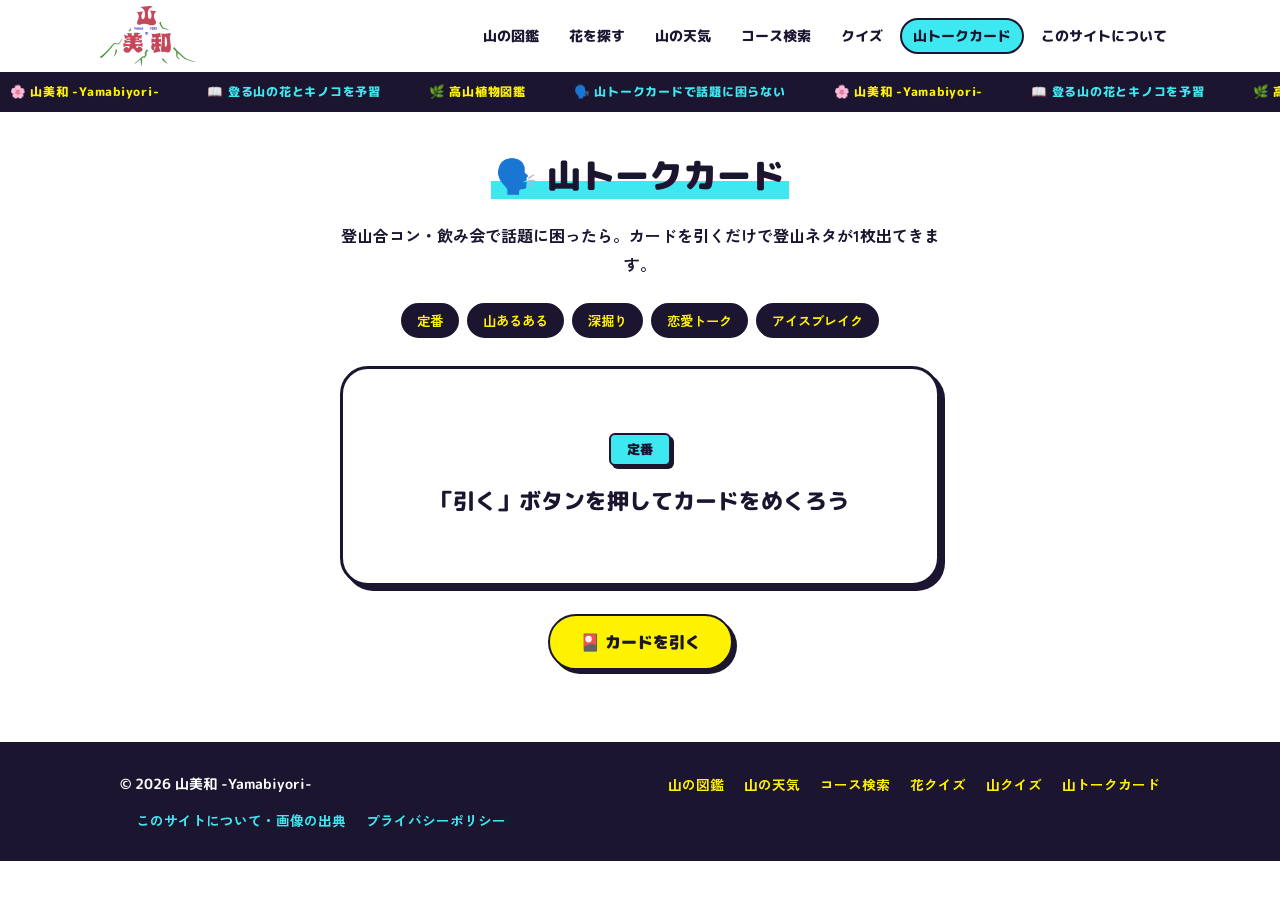
<file: topic.html>
<!DOCTYPE html>
<html lang="ja">
<head>
<meta charset="UTF-8">
<meta name="viewport" content="width=device-width, initial-scale=1.0">
<title>山トークカード | 山美和 -Yamabiyori-</title>
<meta name="description" content="登山合コンや飲み会で使える話題カードをランダムに1枚ずつ引けるアイスブレイクゲーム。定番トークから恋愛トーク、山あるあるまで。">
<link rel="manifest" href="manifest.json">
<link rel="icon" href="icon.svg" type="image/svg+xml">
<link rel="apple-touch-icon" href="images/icons/apple-touch-icon.png">
<meta name="theme-color" content="#ffffff">
<link rel="preconnect" href="https://fonts.googleapis.com">
<link rel="preconnect" href="https://fonts.gstatic.com" crossorigin>
<link rel="stylesheet" href="https://fonts.googleapis.com/css2?family=M+PLUS+Rounded+1c:wght@500;700;800;900&family=Zen+Kaku+Gothic+New:wght@400;500;700;900&family=Noto+Sans+JP:wght@400;500;700;900&display=swap">
<link rel="stylesheet" href="css/style.css">
</head>
<body class="paper">

<header class="site-header">
  <div class="wrap header-inner">
    <a class="logo" href="./">
      <img class="logo-img" src="images/logo.svg" alt="山美和 -Yamabiyori-" width="96" height="60">
    </a>
    <nav class="site-nav">
      <a href="mountain.html">山の図鑑</a>
      <a href="index.html#search">花を探す</a>
      <a href="weather.html">山の天気</a>
      <a href="course-search.html">コース検索</a>
      <a href="quiz.html">クイズ</a>
      <a href="topic.html" aria-current="page">山トークカード</a>
      <a href="about.html">このサイトについて</a>
    </nav>
  </div>
</header>

<div class="ticker" aria-hidden="true">
  <div class="ticker__track">
    <span>🌸 山美和 -Yamabiyori-</span><span>📖 登る山の花とキノコを予習</span><span>🌿 高山植物図鑑</span><span>🗣️ 山トークカードで話題に困らない</span>
    <span>🌸 山美和 -Yamabiyori-</span><span>📖 登る山の花とキノコを予習</span><span>🌿 高山植物図鑑</span><span>🗣️ 山トークカードで話題に困らない</span>
  </div>
</div>

<main class="wrap topic-page">

  <h1 class="ribbon">🗣️ 山トークカード</h1>
  <p class="quiz-lead">登山合コン・飲み会で話題に困ったら。カードを引くだけで登山ネタが1枚出てきます。</p>

  <div class="topic-filters chip-row" id="topic-filters" role="group" aria-label="出すカテゴリーを選ぶ"></div>

  <div class="topic-card" id="topic-card">
    <span class="topic-card__badge" id="topic-badge">定番</span>
    <p class="topic-card__text" id="topic-text">「引く」ボタンを押してカードをめくろう</p>
  </div>

  <button type="button" id="topic-draw" class="btn btn--cta topic-draw-btn">🎴 カードを引く</button>

</main>

<footer class="site-footer">
  <div class="wrap footer-inner">
    <p>&copy; 2026 山美和 -Yamabiyori-</p>
    <nav aria-label="サイト機能">
      <a href="mountain.html">山の図鑑</a>
      <a href="weather.html">山の天気</a>
      <a href="course-search.html">コース検索</a>
      <a href="quiz.html">花クイズ</a>
      <a href="mountain-quiz.html">山クイズ</a>
      <a href="topic.html">山トークカード</a>
    </nav>
    <nav aria-label="サイトについて">
      <a href="about.html">このサイトについて・画像の出典</a>
      <a href="privacy.html">プライバシーポリシー</a>
    </nav>
  </div>
</footer>

<script src="js/topic-game.js"></script>
<script src="js/logo-colors.js"></script>
<script src="js/register-sw.js"></script>
</body>
</html>
</file>
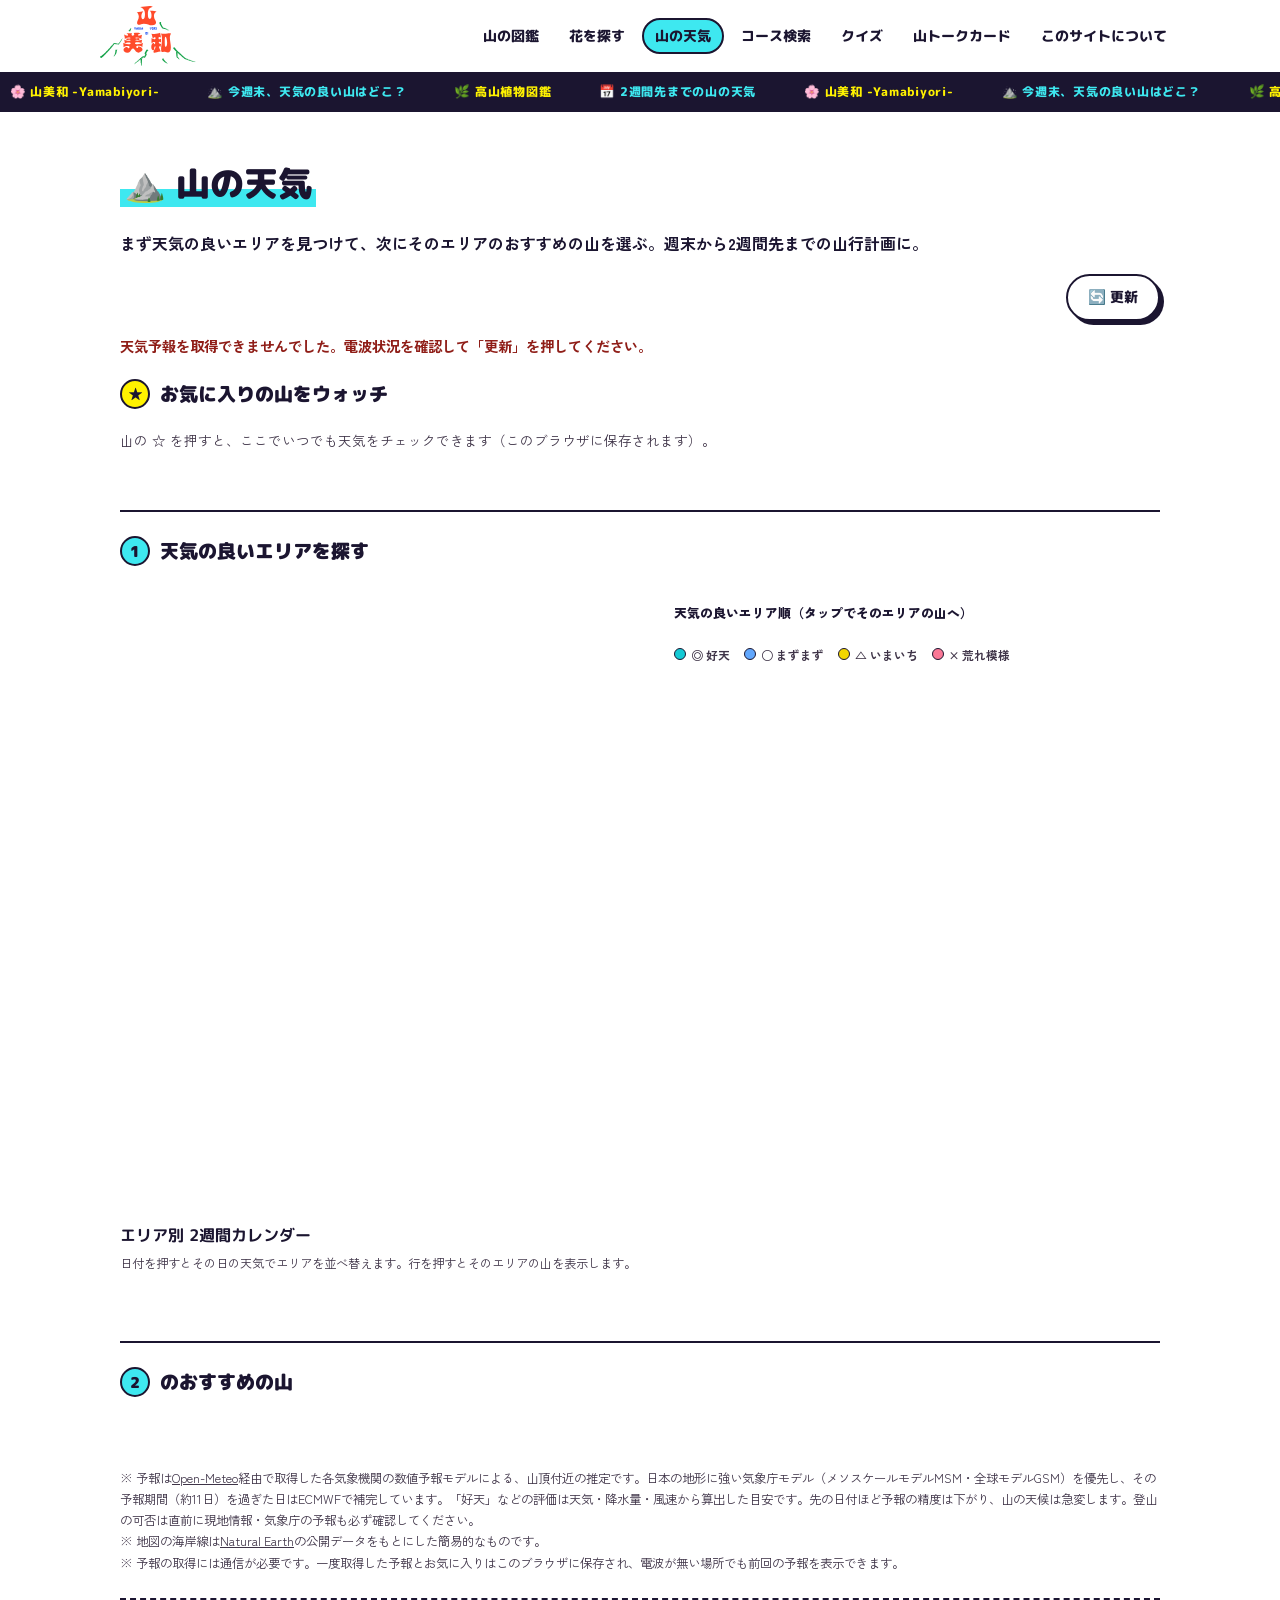
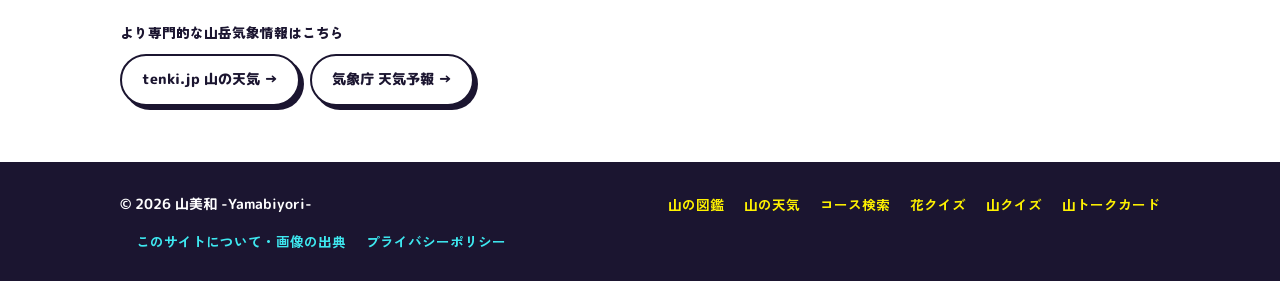
<file: weather.html>
<!DOCTYPE html>
<html lang="ja">
<head>
<meta charset="UTF-8">
<meta name="viewport" content="width=device-width, initial-scale=1.0">
<title>山の天気 | 山美和 -Yamabiyori-</title>
<meta name="description" content="週末から2週間先まで、全国の山岳エリアの天気を地図とカレンダーで比較。天気の良いエリアからおすすめの山を選べ、お気に入りの山の天気もウォッチできます。">
<link rel="manifest" href="manifest.json">
<link rel="icon" href="icon.svg" type="image/svg+xml">
<link rel="apple-touch-icon" href="images/icons/apple-touch-icon.png">
<meta name="theme-color" content="#ffffff">
<link rel="preconnect" href="https://fonts.googleapis.com">
<link rel="preconnect" href="https://fonts.gstatic.com" crossorigin>
<link rel="preconnect" href="https://api.open-meteo.com">
<link rel="stylesheet" href="https://fonts.googleapis.com/css2?family=M+PLUS+Rounded+1c:wght@500;700;800;900&family=Zen+Kaku+Gothic+New:wght@400;500;700;900&family=Noto+Sans+JP:wght@400;500;700;900&display=swap">
<link rel="stylesheet" href="css/style.css">
</head>
<body class="paper">

<header class="site-header">
  <div class="wrap header-inner">
    <a class="logo" href="./">
      <img class="logo-img" src="images/logo.svg" alt="山美和 -Yamabiyori-" width="96" height="60">
    </a>
    <nav class="site-nav">
      <a href="mountain.html">山の図鑑</a>
      <a href="index.html#search">花を探す</a>
      <a href="weather.html" aria-current="page">山の天気</a>
      <a href="course-search.html">コース検索</a>
      <a href="quiz.html">クイズ</a>
      <a href="topic.html">山トークカード</a>
      <a href="about.html">このサイトについて</a>
    </nav>
  </div>
</header>

<div class="ticker" aria-hidden="true">
  <div class="ticker__track">
    <span>🌸 山美和 -Yamabiyori-</span><span>⛰️ 今週末、天気の良い山はどこ？</span><span>🌿 高山植物図鑑</span><span>📅 2週間先までの山の天気</span>
    <span>🌸 山美和 -Yamabiyori-</span><span>⛰️ 今週末、天気の良い山はどこ？</span><span>🌿 高山植物図鑑</span><span>📅 2週間先までの山の天気</span>
  </div>
</div>

<main class="wrap weather-page">

  <h1 class="ribbon">⛰️ 山の天気</h1>
  <p class="quiz-lead">まず天気の良いエリアを見つけて、次にそのエリアのおすすめの山を選ぶ。週末から2週間先までの山行計画に。</p>

  <div class="wx-toolbar">
    <p class="wx-updated" id="wx-updated"></p>
    <button type="button" id="wx-refresh" class="btn btn--ghost">🔄 更新</button>
  </div>
  <p class="wx-status" id="wx-status" hidden></p>

  <section class="wx-fav" aria-labelledby="wx-fav-title">
    <h2 class="wx-step-title" id="wx-fav-title"><span class="wx-step-num wx-step-num--fav">★</span>お気に入りの山をウォッチ</h2>
    <p class="wx-fav__empty" id="wx-fav-empty">山の ☆ を押すと、ここでいつでも天気をチェックできます（このブラウザに保存されます）。</p>
    <div class="wx-mtn-list" id="wx-fav-list"></div>
  </section>

  <section class="wx-step" aria-labelledby="wx-step1-title">
    <h2 class="wx-step-title" id="wx-step1-title"><span class="wx-step-num">1</span>天気の良いエリアを探す</h2>
    <div class="wx-period chip-row" id="wx-period" role="group" aria-label="いつの天気で探すか"></div>

    <div class="wx-overview">
      <div class="wx-map-wrap">
        <svg id="wx-map" class="wx-map" viewBox="0 0 560 640" role="img" aria-label="エリア別の天気マップ"></svg>
      </div>
      <div class="wx-rank-wrap">
        <p class="wx-rank-caption">天気の良いエリア順（タップでそのエリアの山へ）</p>
        <ol class="wx-rank" id="wx-area-rank"></ol>
        <ul class="wx-legend" aria-label="凡例">
          <li><span style="background:#14c9d4"></span>◎ 好天</li>
          <li><span style="background:#61a7fd"></span>○ まずまず</li>
          <li><span style="background:#f2d600"></span>△ いまいち</li>
          <li><span style="background:#fa7896"></span>× 荒れ模様</li>
        </ul>
      </div>
    </div>

    <h3 class="wx-sub-title">エリア別 2週間カレンダー</h3>
    <p class="wx-note">日付を押すとその日の天気でエリアを並べ替えます。行を押すとそのエリアの山を表示します。</p>
    <div class="wx-scroll wx-calendar-wrap">
      <table class="wx-calendar" id="wx-area-table"></table>
    </div>
  </section>

  <section class="wx-step" id="wx-area-section" aria-labelledby="wx-step2-title">
    <h2 class="wx-step-title" id="wx-step2-title"><span class="wx-step-num">2</span><span><span id="wx-area-title"></span>のおすすめの山</span></h2>
    <p class="wx-area-note" id="wx-area-note"></p>
    <div class="wx-mtn-list" id="wx-mtn-list"></div>
  </section>

  <p class="weather-disclaimer">※ 予報は<a href="https://open-meteo.com/" target="_blank" rel="noopener">Open-Meteo</a>経由で取得した各気象機関の数値予報モデルによる、山頂付近の推定です。日本の地形に強い気象庁モデル（メソスケールモデルMSM・全球モデルGSM）を優先し、その予報期間（約11日）を過ぎた日はECMWFで補完しています。「好天」などの評価は天気・降水量・風速から算出した目安です。先の日付ほど予報の精度は下がり、山の天候は急変します。登山の可否は直前に現地情報・気象庁の予報も必ず確認してください。<br>※ 地図の海岸線は<a href="https://www.naturalearthdata.com/" target="_blank" rel="noopener">Natural Earth</a>の公開データをもとにした簡易的なものです。<br>※ 予報の取得には通信が必要です。一度取得した予報とお気に入りはこのブラウザに保存され、電波が無い場所でも前回の予報を表示できます。</p>

  <div class="weather-external-links">
    <p class="weather-external-links__title">より専門的な山岳気象情報はこちら</p>
    <div class="weather-external-links__row">
      <a href="https://tenki.jp/mountain/" target="_blank" rel="noopener" class="btn btn--ghost">tenki.jp 山の天気 →</a>
      <a href="https://www.jma.go.jp/bosai/forecast/" target="_blank" rel="noopener" class="btn btn--ghost">気象庁 天気予報 →</a>
    </div>
  </div>

</main>

<footer class="site-footer">
  <div class="wrap footer-inner">
    <p>&copy; 2026 山美和 -Yamabiyori-</p>
    <nav aria-label="サイト機能">
      <a href="mountain.html">山の図鑑</a>
      <a href="weather.html">山の天気</a>
      <a href="course-search.html">コース検索</a>
      <a href="quiz.html">花クイズ</a>
      <a href="mountain-quiz.html">山クイズ</a>
      <a href="topic.html">山トークカード</a>
    </nav>
    <nav aria-label="サイトについて">
      <a href="about.html">このサイトについて・画像の出典</a>
      <a href="privacy.html">プライバシーポリシー</a>
    </nav>
  </div>
</footer>

<script src="js/weather.js"></script>
<script src="js/logo-colors.js"></script>
<script src="js/register-sw.js"></script>
</body>
</html>
</file>
<file: css/style.css>
/*
 * デザイントーン：ポップ（ピンクの水玉地 × 黒の太いフチ × ずらした影）
 * 主役色：ピンク / シアン / ブルー / イエロー、線と文字はインク色で統一。
 */
:root {
  --pop-pink: #fa7896;
  --pop-pink-soft: #ffd3dd;
  --pop-cyan: #3ee8f0;
  --pop-cyan-soft: #d4fbfc;
  --pop-blue: #61a7fd;
  --pop-blue-soft: #dbeaff;
  --pop-yellow: #fff200;
  --pop-yellow-soft: #fffbb8;
  --pop-green: #435539;
  --pop-purple: #662e81;

  --green-900: #0d6470;
  --green-700: #1b1530;
  --green-600: #61a7fd;
  --green-100: #d4fbfc;
  --cream: #fff7f9;
  --paper: #fff7f9;
  --ink: #1b1530;
  --ink-soft: #3f3448;
  --border: #eadde4;
  --border-strong: #1b1530;
  --accent: #fa7896;
  --accent-2: #fff200;
  --white: #ffffff;
  --pink: #ffd3dd;
  --sky: #dbeaff;
  --mint: #d4fbfc;
  --coral: #ffc9b8;
  --purple: #eadbff;
  --cyan: #d4fbfc;

  --line: 2.5px;
  --radius: 20px;
  --radius-sm: 12px;
  --shadow: 4px 4px 0 var(--ink);
  --shadow-hover: 6px 6px 0 var(--ink);
  /* 青い枠をずらして重ねた影（参考：レイヤーを重ねたフレーム） */
  --frame-shadow: 8px 8px 0 calc(var(--line) * -1) var(--pop-blue), 8px 8px 0 0 var(--ink);
  --ease: cubic-bezier(.22, .8, .3, 1);
  --font-body: "Zen Kaku Gothic New", "Noto Sans JP", -apple-system, BlinkMacSystemFont, "Hiragino Sans", sans-serif;
  --font-serif: "Zen Kaku Gothic New", "Noto Sans JP", sans-serif;
  --font-pop: "M PLUS Rounded 1c", "Zen Kaku Gothic New", "Hiragino Maru Gothic ProN", "Noto Sans JP", sans-serif;
  font-family: var(--font-body);
}

* { box-sizing: border-box; }

[hidden] { display: none !important; }

:focus-visible {
  outline: 3px solid var(--pop-blue);
  outline-offset: 2px;
}

body {
  margin: 0;
  background: var(--white);
  color: var(--ink);
  line-height: 1.8;
}

h1, h2, h3 { font-family: var(--font-pop); }

a { color: inherit; }

.wrap {
  max-width: 1080px;
  margin: 0 auto;
  padding: 0 20px;
}

/* ===== 背景（全ページ共通・白） ===== */
.paper {
  background-color: var(--white);
}

/* ===== マーキー・ティッカー（インク色の帯） ===== */
.ticker {
  background: var(--ink);
  color: var(--pop-yellow);
  overflow: hidden;
  white-space: nowrap;
  border-bottom: var(--line) solid var(--ink);
}

.ticker__track {
  display: inline-flex;
  align-items: center;
  gap: 28px;
  padding: 7px 0;
  animation: ticker-scroll 34s linear infinite;
  font-family: var(--font-pop);
  font-weight: 800;
  font-size: 0.78rem;
  letter-spacing: 0.06em;
}

.ticker__track span {
  padding: 0 10px;
  white-space: nowrap;
}

.ticker__track span:nth-child(even) { color: var(--pop-cyan); }

@keyframes ticker-scroll {
  from { transform: translateX(0); }
  to { transform: translateX(-50%); }
}

@media (prefers-reduced-motion: reduce) {
  .ticker__track { animation: none; }
}

/* ===== Header ===== */
.site-header {
  background: var(--white);
  border-bottom: var(--line) solid var(--ink);
  position: sticky;
  top: 0;
  z-index: 20;
}

.header-inner {
  display: flex;
  align-items: center;
  justify-content: space-between;
  flex-wrap: wrap;
  gap: 4px 16px;
  min-height: 64px;
  padding: 6px 0;
}

@media (max-width: 480px) {
  .header-inner { justify-content: center; text-align: center; }
}

.logo {
  display: flex;
  align-items: center;
  text-decoration: none;
  transition: transform .2s var(--ease);
}

.logo:hover { transform: scale(1.04); }

.logo-img { display: block; width: 96px; height: auto; }

.site-nav {
  display: flex;
  flex-wrap: wrap;
  justify-content: center;
  gap: 6px 4px;
  font-size: 0.86rem;
}

.site-nav a {
  white-space: nowrap;
  text-decoration: none;
  color: var(--ink);
  font-family: var(--font-pop);
  font-weight: 800;
  padding: 4px 11px;
  border: 2px solid transparent;
  border-radius: 999px;
  transition: background-color .15s var(--ease), border-color .15s var(--ease);
}

.site-nav a:hover { background: var(--pop-yellow); border-color: var(--ink); }
.site-nav a[aria-current="page"] { background: var(--pop-cyan); border-color: var(--ink); }

@media (max-width: 480px) {
  .logo-img { width: 80px; }
  .site-nav { font-size: 0.8rem; gap: 2px; }
  .site-nav a { padding: 3px 8px; }
}

/* ===== Hero（複数の花写真のモザイク＋流れるテキスト） ===== */
.hero {
  position: relative;
}

.hero__grid {
  display: grid;
  grid-template-columns: 1fr 1fr;
  gap: 48px;
  align-items: center;
  padding-top: 64px;
  padding-bottom: 72px;
}

@media (max-width: 900px) {
  .hero__grid { grid-template-columns: 1fr; padding-top: 28px; padding-bottom: 44px; gap: 36px; }
}

.hero__text { text-align: left; min-width: 0; }

/* ロゴは白いステッカーに載せて少し傾ける */
/* ロゴは枠なし。文字と稜線の色が順に変わる */
.hero__logo {
  display: inline-block;
  margin: 0 0 22px;
}

.hero__logo img { display: block; width: min(300px, 70vw); height: auto; }

/* 白い札ラベル（参考画像の左上のタグ風） */
.hero__labels {
  list-style: none;
  display: flex;
  flex-wrap: wrap;
  gap: 4px 16px;
  margin: 0 0 18px;
  padding: 0;
}

.hero__labels li {
  padding: 0;
  font-family: var(--font-pop);
  font-weight: 800;
  font-size: 0.82rem;
  line-height: 1.6;
}

/* 太いフチ取り文字（シアン＋インクの縁＋ずらし影） */
.pop-title {
  font-family: var(--font-pop);
  font-weight: 900;
  color: var(--pop-cyan);
  -webkit-text-stroke: 7px var(--ink);
  paint-order: stroke fill;
  text-shadow: 4px 5px 0 var(--ink);
  letter-spacing: 0.02em;
}

.hero h1 {
  margin: 0 0 18px;
  font-size: clamp(2rem, 4.6vw, 3.2rem);
  line-height: 1.32;
}

.hero p {
  margin: 0 0 26px;
  color: var(--ink);
  font-size: 1rem;
  font-weight: 700;
  max-width: 34em;
}

.hero__cta-row {
  display: flex;
  flex-wrap: wrap;
  gap: 12px;
}

/* ===== 見出しの1文字ずつ流れるアニメーション ===== */
[data-flow] .char {
  display: inline-block;
  white-space: pre;
  opacity: 0;
  transform: translateY(0.5em);
  transition: opacity 0.6s cubic-bezier(.19,1,.22,1), transform 0.6s cubic-bezier(.19,1,.22,1);
}

body.is-flow-in [data-flow] .char {
  opacity: 1;
  transform: translateY(0);
}

/* ===== ヒーローの花写真モザイク（青い枠を重ねた台紙の上に、雲形の写真） ===== */
.hero__stage { position: relative; }


.hero__mosaic {
  position: relative;
  z-index: 1;
  display: grid;
  grid-template-columns: repeat(4, 1fr);
  grid-template-rows: repeat(2, 1fr);
  gap: 14px;
  aspect-ratio: 16 / 11;
}

.hero__tile {
  position: relative;
  overflow: hidden;
  border-radius: 20px;
  border: var(--line) solid var(--ink);
  background: var(--pop-cyan-soft);
}

/* 大きい写真はもこもこした雲形に */
.hero__tile--a { border-radius: 46% 54% 42% 58% / 52% 40% 60% 48%; border-width: 3px; }
.hero__tile--b { border-radius: 50%; }
.hero__tile--c { background: var(--pop-yellow-soft); }
.hero__tile--d { background: var(--pop-pink-soft); }
.hero__tile--e { border-radius: 50% 50% 18px 18px; }

.hero__tile img {
  width: 100%;
  height: 100%;
  object-fit: cover;
  display: block;
}

.hero__tile--a { grid-column: 1 / 3; grid-row: 1 / 3; }
.hero__tile--b { grid-column: 3 / 4; grid-row: 1 / 2; }
.hero__tile--c { grid-column: 4 / 5; grid-row: 1 / 2; }
.hero__tile--d { grid-column: 3 / 4; grid-row: 2 / 3; }
.hero__tile--e { grid-column: 4 / 5; grid-row: 2 / 3; }

@media (max-width: 480px) {
  .hero__mosaic { aspect-ratio: 4 / 3; gap: 8px; }
  .hero__tile--c, .hero__tile--d { border-radius: 12px; }
  .pop-title { -webkit-text-stroke-width: 6px; text-shadow: 3px 4px 0 var(--ink); }
}

/* ===== Buttons（黒フチ＋ずらし影、押すと沈む） ===== */
.btn {
  display: inline-block;
  border-radius: 999px;
  padding: 11px 20px;
  font-size: 0.9rem;
  font-weight: 800;
  cursor: pointer;
  border: var(--line) solid var(--ink);
  font-family: var(--font-pop);
  background: var(--white);
  color: var(--ink);
  text-decoration: none;
  box-shadow: var(--shadow);
  transition: transform .15s var(--ease), box-shadow .15s var(--ease), background-color .15s var(--ease);
}

.btn--cta {
  position: relative;
  display: inline-block;
  background: var(--pop-yellow);
  color: var(--ink);
  text-decoration: none;
  font-weight: 900;
  padding: 14px 30px;
  border-radius: 999px;
  font-size: 1.02rem;
  border: var(--line) solid var(--ink);
  box-shadow: var(--shadow);
}

.btn--cta:hover,
.btn:hover {
  transform: translate(-2px, -2px);
  box-shadow: var(--shadow-hover);
}

.btn--cta:active,
.btn:active {
  transform: translate(3px, 3px);
  box-shadow: 1px 1px 0 var(--ink);
}

.btn--ghost {
  background: var(--white);
  border-color: var(--ink);
  color: var(--ink);
}

.btn--ghost:hover { background: var(--pop-cyan); }

.btn--full { width: 100%; }

/* ===== Ad slots ===== */
.ad-slot {
  margin: 20px 0;
  border: 1px dashed var(--border-strong);
  border-radius: var(--radius);
  background: var(--white);
  display: flex;
  align-items: center;
  justify-content: center;
  color: var(--ink-soft);
  font-size: 0.8rem;
}

.ad-slot--leaderboard { min-height: 90px; }
.ad-slot--rectangle { min-height: 250px; max-width: 336px; margin-left: auto; margin-right: auto; }
.ad-slot__label { border: 1px solid var(--border-strong); padding: 2px 10px; border-radius: 999px; }

/* ===== Layout ===== */
.layout {
  display: grid;
  grid-template-columns: 260px 1fr;
  gap: 32px;
  padding-top: 48px;
  padding-bottom: 56px;
  align-items: start;
}

@media (max-width: 800px) {
  .layout { grid-template-columns: 1fr; }
}

/* ===== Filters ===== */
.filters {
  padding: 24px 20px 20px;
  position: sticky;
  top: 88px;
}

@media (max-width: 800px) {
  .filters { position: static; }
}

.filters__title {
  margin: 0 0 18px;
}

/* ===== 見出し（黒フチの札ラベル） ===== */
.ribbon,
.section-ribbon {
  position: relative;
  display: inline;
  color: var(--ink);
  font-family: var(--font-pop);
  font-weight: 900;
  background: linear-gradient(180deg, transparent 62%, var(--pop-cyan) 62%);
  -webkit-box-decoration-break: clone;
  box-decoration-break: clone;
  padding: 0 4px;
}

.ribbon {
  font-size: clamp(1.6rem, 4vw, 2.1rem);
  line-height: 1.4;
}

.section-ribbon {
  font-size: 1.15rem;
  margin: 0;
  background: linear-gradient(180deg, transparent 62%, var(--pop-yellow) 62%);
}

.ribbon__sub {
  display: block;
  font-family: var(--font-body);
  font-size: 0.68rem;
  font-weight: 500;
  letter-spacing: 0.04em;
  opacity: 0.92;
  margin-top: 2px;
}

.filter-group { margin-bottom: 22px; }
.filter-group__label {
  display: block;
  font-size: 0.84rem;
  font-weight: 700;
  color: var(--ink);
  margin-bottom: 9px;
}

#name-search {
  width: 100%;
  padding: 12px 14px;
  border: 2px solid var(--ink);
  border-radius: var(--radius-sm);
  font-size: 0.95rem;
  background: var(--white);
  font-family: var(--font-body);
}

#name-search:focus { outline: 2px solid var(--green-600); }

.chip-row { display: flex; flex-wrap: wrap; gap: 8px; }

.chip {
  border: 2px solid var(--ink);
  background: var(--white);
  color: var(--ink);
  padding: 6px 14px;
  border-radius: 999px;
  font-size: 0.82rem;
  font-weight: 700;
  font-family: var(--font-body);
  cursor: pointer;
  transition: transform .15s var(--ease), background-color .15s var(--ease), color .15s var(--ease), box-shadow .15s var(--ease);
}

.chip:hover { background: var(--pop-yellow-soft); box-shadow: 2px 2px 0 var(--ink); transform: translate(-1px, -1px); }

.chip.is-active {
  background: var(--ink);
  border-color: var(--ink);
  color: var(--pop-yellow);
}

/* 花期チップは季節ごとに色分け */
#filter-months .chip[data-month="5"] { background: var(--pink); }
#filter-months .chip[data-month="6"] { background: var(--pop-yellow-soft); }
#filter-months .chip[data-month="7"] { background: var(--mint); }
#filter-months .chip[data-month="8"] { background: var(--sky); }
#filter-months .chip[data-month="9"] { background: var(--coral); }
#filter-months .chip.is-active {
  background: var(--ink) !important;
  border-color: var(--ink) !important;
  color: var(--pop-yellow) !important;
}

.chip-row--color .chip { display: flex; align-items: center; gap: 6px; }
.color-dot {
  width: 12px; height: 12px; border-radius: 50%;
  display: inline-block;
  border: 1px solid rgba(0,0,0,0.15);
}

/* ===== Results ===== */
.results__toolbar {
  display: flex;
  align-items: center;
  justify-content: space-between;
  flex-wrap: wrap;
  gap: 12px;
  margin-bottom: 18px;
}

.results__count { margin: 0; color: var(--ink); font-size: 0.9rem; font-weight: 700; }
.results__note { margin: 4px 0 0; color: var(--ink); font-size: 0.82rem; font-weight: 700; }

.kana-index {
  display: flex;
  flex-wrap: wrap;
  gap: 4px;
}

.kana-index button {
  border: 2px solid var(--ink);
  background: var(--white);
  color: var(--ink);
  width: 28px;
  height: 30px;
  border-radius: 8px;
  font-size: 0.8rem;
  font-weight: 600;
  font-family: var(--font-body);
  cursor: pointer;
  transition: background-color .15s var(--ease), color .15s var(--ease), border-color .15s var(--ease);
}

.kana-index button:hover:not(:disabled),
.kana-index button.is-active {
  background: var(--pop-yellow);
  color: var(--ink);
}

.kana-index button.is-active { background: var(--ink); color: var(--pop-yellow); }

.kana-index button:disabled {
  opacity: 0.3;
  cursor: not-allowed;
}

/* ===== Cards（標本カード） ===== */
.card-grid {
  display: grid;
  grid-template-columns: repeat(auto-fill, minmax(240px, 1fr));
  gap: 26px;
}

.card {
  background: var(--white);
  border: var(--line) solid var(--ink);
  border-radius: var(--radius);
  overflow: hidden;
  box-shadow: 5px 5px 0 var(--ink);
  transition: box-shadow .2s var(--ease), transform .2s var(--ease);
  scroll-margin-top: 100px;
  position: relative;
}

.card:hover {
  box-shadow: 8px 8px 0 var(--ink);
  transform: translate(-3px, -3px);
}

.card__media {
  position: relative;
  aspect-ratio: 4 / 3;
  background: var(--pop-cyan-soft);
  border-bottom: var(--line) solid var(--ink);
  overflow: hidden;
}

.card__img {
  width: 100%;
  height: 100%;
  object-fit: cover;
  display: block;
  transition: transform .5s var(--ease);
}

.card:hover .card__img { transform: scale(1.05); }

.card__credit {
  position: absolute;
  bottom: 0;
  right: 0;
  background: rgba(43, 41, 38, 0.6);
  color: #fff;
  font-size: 0.62rem;
  padding: 2px 6px;
  border-top-left-radius: 6px;
  max-width: 100%;
  overflow: hidden;
  text-overflow: ellipsis;
  white-space: nowrap;
}

.card__credit a { color: #fff; text-decoration: underline; }

.card__body { padding: 18px 18px 18px; }

.card__name-wrap { margin: -28px 0 10px; position: relative; z-index: 3; display: flex; }

.card__name {
  position: relative;
  display: inline-block;
  margin: 0;
  background: var(--pop-cyan);
  color: var(--ink);
  font-family: var(--font-pop);
  font-weight: 900;
  font-size: 0.95rem;
  line-height: 1.4;
  padding: 5px 15px;
  border: var(--line) solid var(--ink);
  border-radius: 999px;
  box-shadow: 3px 3px 0 var(--ink);
}

.card-grid .card:nth-child(4n+1) .card__name { background: var(--pop-cyan); }
.card-grid .card:nth-child(4n+2) .card__name { background: var(--pop-yellow); }
.card-grid .card:nth-child(4n+3) .card__name { background: var(--pop-blue); }
.card-grid .card:nth-child(4n+4) .card__name { background: var(--pop-pink); }

.card__kanji { margin: 2px 0 0; font-size: 0.8rem; color: var(--ink-soft); font-weight: 500; }
.card__scientific { margin: 2px 0 8px; font-size: 0.76rem; font-style: italic; color: var(--ink-soft); }
.card__desc { margin: 0 0 10px; font-size: 0.85rem; color: var(--ink); }

.card__tags { display: flex; flex-wrap: wrap; gap: 6px; }
.tag {
  font-size: 0.7rem;
  font-weight: 700;
  background: var(--pop-cyan-soft);
  color: var(--ink);
  border: 1.5px solid var(--ink);
  border-radius: 999px;
  padding: 2px 10px;
}

.empty-state {
  text-align: center;
  color: var(--ink);
  padding: 60px 0;
  font-weight: 700;
}

.specimen-no {
  position: absolute;
  top: 12px;
  left: 12px;
  z-index: 2;
  background: var(--white);
  color: var(--ink);
  border: 2px solid var(--ink);
  font-family: var(--font-pop);
  font-size: 0.68rem;
  font-weight: 800;
  padding: 2px 10px;
  border-radius: 6px;
  letter-spacing: 0.03em;
}

.card__detail-link {
  display: inline-block;
  margin-top: 10px;
  font-size: 0.8rem;
  font-weight: 800;
  color: var(--ink);
  text-decoration: none;
  background: linear-gradient(180deg, transparent 60%, var(--pop-yellow) 60%);
}

.card__detail-link:hover { background: var(--pop-yellow); }

/* ===== ハイライトマーカー ===== */
.highlight {
  background: linear-gradient(180deg, transparent 55%, var(--pop-yellow) 55%);
  padding: 0 2px;
  font-weight: 700;
}

/* ===== いきものメモ風の情報ボックス ===== */
.info-memo {
  position: relative;
  padding: 22px 20px 16px;
  margin-top: 14px;
}

.info-memo__tab {
  position: absolute;
  top: -15px;
  left: 16px;
  background: var(--pop-yellow);
  color: var(--ink);
  border: 2px solid var(--ink);
  font-size: 0.74rem;
  font-weight: 900;
  padding: 2px 12px;
  border-radius: 6px;
  font-family: var(--font-pop);
}

.info-memo dl {
  display: grid;
  grid-template-columns: auto 1fr;
  gap: 2px 14px;
  margin: 8px 0 0;
  font-size: 0.88rem;
}

.info-memo dt {
  color: var(--green-900);
  font-weight: 700;
  white-space: nowrap;
  padding: 6px 0;
}

.info-memo dd {
  margin: 0;
  color: var(--ink);
  padding: 6px 0;
}

.info-memo dt,
.info-memo dd { border-bottom: 1px dotted var(--border-strong); }
.info-memo dl > dt:last-of-type,
.info-memo dl > dd:last-of-type { border-bottom: none; }

.plant-related-links {
  display: flex;
  flex-wrap: wrap;
  gap: 10px;
  margin-top: 20px;
}

.plant-related-links .btn { padding: 10px 18px; font-size: 0.85rem; }

/* ===== 注釈付き写真（フィールドサイン風） ===== */
.photo-annotated {
  position: relative;
  border-radius: var(--radius);
  overflow: visible;
}

.photo-annotated__frame {
  border-radius: var(--radius);
  overflow: hidden;
  border: 3px solid var(--ink);
  box-shadow: none;
  aspect-ratio: 4 / 3;
  background: var(--pop-cyan-soft);
}

.photo-annotated__frame img {
  width: 100%;
  height: 100%;
  object-fit: cover;
  display: block;
}

.callout {
  position: absolute;
  display: flex;
  align-items: center;
  gap: 6px;
  font-size: 0.78rem;
  font-weight: 800;
  color: var(--ink);
  white-space: nowrap;
  background: var(--white);
  border: 2px solid var(--ink);
  padding: 3px 11px;
  border-radius: 999px;
  box-shadow: 3px 3px 0 var(--ink);
}

.callout::before {
  content: "";
  width: 9px;
  height: 9px;
  border-radius: 50%;
  background: var(--pop-pink);
  border: 1.5px solid var(--ink);
  flex-shrink: 0;
}

.callout--tl { top: -14px; left: 6%; }
.callout--tr { top: -14px; right: 6%; flex-direction: row-reverse; }
.callout--bl { bottom: -14px; left: 6%; }
.callout--br { bottom: -14px; right: 6%; flex-direction: row-reverse; }

@media (max-width: 640px) {
  .callout { font-size: 0.7rem; }
}

.plant-grid {
  display: grid;
  grid-template-columns: 1.1fr 1fr;
  gap: 40px;
  margin-top: 28px;
  align-items: start;
}

@media (max-width: 760px) {
  .plant-grid { grid-template-columns: 1fr; gap: 48px 0; }
}

/* ===== トップ：登る山から予習する ===== */
.mountain-pick { padding: 8px 0 32px; }
.mountain-pick__lead { color: var(--ink); margin: 16px 0 16px; font-weight: 700; }
.mountain-pick__chips .chip { text-decoration: none; padding: 8px 16px; font-size: 0.9rem; box-shadow: 2px 2px 0 var(--ink); }
.mountain-pick__chips .chip:nth-child(4n+1) { background: var(--pop-cyan-soft); }
.mountain-pick__chips .chip:nth-child(4n+2) { background: var(--pop-yellow-soft); }
.mountain-pick__chips .chip:nth-child(4n+3) { background: var(--pop-blue-soft); }
.mountain-pick__chips .chip:hover { background: var(--pop-yellow); }
.mountain-pick__more { display: inline-block; margin-top: 18px; text-decoration: none; }

.status-msg { color: var(--ink); font-size: 0.88rem; font-weight: 700; }
.status-msg.is-error { color: #b3261e; }

/* ===== Footer ===== */
.site-footer {
  background: var(--ink);
  color: var(--white);
  border-top: var(--line) solid var(--ink);
  padding: 28px 0;
  font-size: 0.85rem;
}

.footer-inner {
  display: flex;
  justify-content: space-between;
  flex-wrap: wrap;
  gap: 12px;
}

.footer-inner nav a { margin-left: 16px; color: var(--pop-yellow); text-decoration: none; font-weight: 700; }
.footer-inner nav a:hover { color: var(--pop-cyan); text-decoration: underline; }
.footer-inner nav[aria-label="サイトについて"] a { color: var(--pop-cyan); }
.footer-inner p { margin: 0; font-weight: 700; font-family: var(--font-pop); }

/* ===== 文字トリミング型スクロールヒーロー（aboutページ） ===== */
.text-mask-hero {
  position: relative;
  height: 300vh;
}

.text-mask-hero__sticky {
  position: sticky;
  top: 0;
  height: 100vh;
  display: flex;
  flex-direction: column;
  align-items: center;
  justify-content: center;
  overflow: hidden;
  background: transparent;
}

.text-mask-hero__mask {
  --progress: 0;
  font-family: var(--font-body);
  font-weight: 800;
  font-size: clamp(3rem, 15vw, 11rem);
  line-height: 1;
  text-align: center;
  letter-spacing: 0.02em;
  background-image: var(--mask-image, none);
  background-position: center;
  background-repeat: no-repeat;
  background-size: calc(420% - var(--progress) * 320%) auto;
  -webkit-background-clip: text;
  background-clip: text;
  color: var(--pop-cyan);
  filter: drop-shadow(5px 6px 0 var(--ink));
}

@supports (background-clip: text) or (-webkit-background-clip: text) {
  .text-mask-hero__mask { color: transparent; }
}

.text-mask-hero__caption {
  margin-top: 28px;
  font-size: 0.82rem;
  font-weight: 700;
  color: var(--ink);
  opacity: calc(1 - var(--progress));
  transition: opacity .1s linear;
}

@media (max-width: 640px) {
  .text-mask-hero { height: 220vh; }
}

/* ===== Static pages ===== */
.page {
  max-width: 760px;
  margin: 40px auto 72px;
  padding: 36px 32px 44px;
}

@media (max-width: 800px) {
  .page { margin: 24px 16px 56px; padding: 26px 18px 32px; }
}

.page h1 { color: var(--ink); font-family: var(--font-pop); font-weight: 900; }
.page h2 {
  display: inline-block;
  color: var(--ink);
  font-size: 1.05rem;
  margin-top: 32px;
  font-family: var(--font-pop);
  font-weight: 900;
  background: linear-gradient(180deg, transparent 55%, var(--pop-cyan) 55%);
  padding: 0 4px;
}

/* ===== 植物の詳細：この花に会える山 ===== */
.plant-mountains { margin-top: 44px; padding-top: 32px; border-top: var(--line) dashed var(--ink); }
.plant-mountains__lead { color: var(--ink); font-size: 0.85rem; margin: 12px 0 14px; font-weight: 700; }
.plant-mountains .chip { text-decoration: none; }
.plant-mountains .chip.is-here { background: var(--pop-yellow); }
.plant-area-chip small { margin-left: 8px; font-weight: 700; font-size: 0.72rem; }
.plant-mountains__empty { color: var(--ink); font-size: 0.85rem; font-weight: 700; }

/* ===== 花クイズ ===== */
.quiz-page {
  max-width: 640px;
  padding-top: 40px;
  padding-bottom: 72px;
}

.quiz-panel { text-align: center; }

.quiz-lead { color: var(--ink); font-weight: 700; margin: 22px 0 24px; }
.quiz-scope { margin: -12px 0 20px; font-size: 0.85rem; font-weight: 600; }
.quiz-scope a { color: var(--ink); background: var(--pop-yellow); padding: 0 4px; }

.quiz-lengths {
  display: flex;
  justify-content: center;
  gap: 10px;
  margin-bottom: 20px;
}

.quiz-best {
  font-size: 0.85rem;
  font-weight: 800;
  color: var(--ink);
  margin: 0 0 18px;
}

.quiz-progress {
  display: flex;
  justify-content: space-between;
  font-size: 0.85rem;
  font-weight: 800;
  color: var(--ink);
  margin-bottom: 14px;
}

.quiz-card {
  padding: 28px 24px;
  margin-bottom: 20px;
}

.quiz-question {
  font-size: 1.1rem;
  font-weight: 700;
  margin: 0 0 18px;
}

.quiz-photo { max-width: 320px; margin: 0 auto; }
.quiz-photo .photo-annotated__frame { aspect-ratio: 4 / 3; }

.quiz-subject {
  font-size: 1.3rem;
  font-weight: 900;
  font-family: var(--font-pop);
  color: var(--green-900);
  margin: 8px 0 0;
}

.quiz-options {
  display: grid;
  grid-template-columns: 1fr 1fr;
  gap: 12px;
  margin-bottom: 16px;
}

@media (max-width: 480px) {
  .quiz-options { grid-template-columns: 1fr; }
}

.quiz-option {
  border: var(--line) solid var(--ink);
  background: var(--white);
  color: var(--ink);
  padding: 15px 12px;
  border-radius: var(--radius-sm);
  font-size: 0.95rem;
  font-weight: 700;
  font-family: var(--font-body);
  cursor: pointer;
  box-shadow: var(--shadow);
  transition: transform .15s var(--ease), box-shadow .15s var(--ease), background-color .15s var(--ease), color .15s var(--ease);
}

.quiz-option:hover:not(:disabled) { transform: translate(-2px, -2px); box-shadow: var(--shadow-hover); background: var(--pop-yellow-soft); }
.quiz-option:disabled { cursor: default; }

.quiz-option.is-correct { background: var(--pop-cyan); color: var(--ink); }
.quiz-option.is-wrong { background: var(--pop-pink); color: var(--ink); }

.quiz-feedback {
  font-size: 1.1rem;
  font-weight: 700;
  margin: 0 0 16px;
}

.quiz-feedback.is-correct { color: var(--green-900); }
.quiz-feedback.is-wrong { color: #b3261e; }

/* 花クイズ／山クイズの切り替え */
.quiz-modes {
  display: flex;
  justify-content: center;
  gap: 0;
  margin: 0 auto 26px;
  width: fit-content;
  border: var(--line) solid var(--ink);
  border-radius: 999px;
  overflow: hidden;
  background: var(--white);
  box-shadow: 3px 3px 0 var(--ink);
}

.quiz-modes a {
  padding: 8px 20px;
  font-family: var(--font-pop);
  font-weight: 900;
  text-decoration: none;
  color: var(--ink);
}

.quiz-modes a + a { border-left: var(--line) solid var(--ink); }
.quiz-modes a[aria-current="page"] { background: var(--pop-yellow); }
.quiz-modes a:not([aria-current]):hover { background: var(--pop-cyan-soft); }

/* 山クイズ */
.mq-progress { max-width: 420px; margin: 0 auto 18px; text-align: left; }
.mq-progress .mf-progress__item { grid-template-columns: auto 1fr auto; }
.mq-cats { justify-content: center; margin-bottom: 16px; }
.mq-cats .chip small { margin-left: 6px; font-size: 0.68rem; opacity: 0.8; }
#mq-start .mf-label { margin: 6px 0 8px; }
.mq-unsolved { display: inline-flex; align-items: center; gap: 8px; margin: 0 0 20px; font-weight: 700; font-size: 0.9rem; cursor: pointer; }
.mq-unsolved input { width: 18px; height: 18px; accent-color: var(--ink); }
.mq-cat-label {
  display: inline-block;
  margin: 0 0 10px;
  padding: 1px 10px;
  border: 2px solid var(--ink);
  border-radius: 6px;
  background: var(--pop-cyan);
  font-family: var(--font-pop);
  font-weight: 900;
  font-size: 0.76rem;
}
.mq-review .quiz-review__item { grid-template-columns: 26px minmax(0, 1fr); }
.mq-review__mark { font-family: var(--font-pop); font-weight: 900; font-size: 1.1rem; line-height: 1.5; }
.mq-review .quiz-review__item.is-wrong .mq-review__mark { color: #b3261e; }
.mq-review .quiz-review__desc strong { display: block; }

/* 答えたあとの花の説明 */
.quiz-explain {
  text-align: left;
  padding: 16px 18px;
  margin: 0 0 18px;
}

.quiz-explain__name { margin: 0 0 6px; font-family: var(--font-pop); font-weight: 900; font-size: 1.15rem; }
.quiz-explain__name small { margin-left: 8px; font-family: var(--font-body); font-weight: 700; font-size: 0.76rem; color: var(--ink-soft); }
.quiz-explain__facts { display: grid; grid-template-columns: auto 1fr; gap: 2px 12px; margin: 0 0 8px; font-size: 0.84rem; }
.quiz-explain__facts dt { font-weight: 800; color: var(--green-900); }
.quiz-explain__facts dd { margin: 0; }
.quiz-explain__desc { margin: 0 0 6px; font-size: 0.9rem; line-height: 1.75; }
.quiz-explain__more { font-size: 0.86rem; line-height: 1.75; margin-bottom: 6px; }
.quiz-explain__more summary { cursor: pointer; font-weight: 800; }
.quiz-explain__more p { margin: 6px 0 0; }
.quiz-explain__link { font-size: 0.82rem; font-weight: 800; color: var(--ink); background: linear-gradient(180deg, transparent 60%, var(--pop-yellow) 60%); text-decoration: none; }

/* 結果画面：今回出た花のおさらい */
.quiz-review { margin-top: 34px; text-align: left; }
.quiz-review__list {
  list-style: none;
  margin: 14px 0 0;
  padding: 0;
  overflow: hidden;
}

.quiz-review__item { display: grid; grid-template-columns: 56px minmax(0, 1fr); gap: 12px; padding: 10px 14px; align-items: start; }
.quiz-review__item + .quiz-review__item { border-top: 2px dashed var(--border); }
.quiz-review__item.is-wrong { background: var(--pop-pink-soft); }
.quiz-review__thumb { width: 56px; height: 56px; border: 2px solid var(--ink); border-radius: 10px; overflow: hidden; background: var(--pop-cyan-soft); }
.quiz-review__thumb img { width: 100%; height: 100%; object-fit: cover; display: block; }
.quiz-review__main { display: flex; flex-direction: column; min-width: 0; }
.quiz-review__head { display: flex; flex-wrap: wrap; align-items: baseline; gap: 4px 8px; font-weight: 900; font-family: var(--font-pop); }
.quiz-review__head a { color: var(--ink); }
.quiz-review__head small { font-family: var(--font-body); font-size: 0.74rem; color: var(--ink-soft); }
.quiz-review__mark { font-size: 1rem; }
.quiz-review__item.is-wrong .quiz-review__mark { color: #b3261e; }
.quiz-review__desc { font-size: 0.82rem; line-height: 1.65; }

.quiz-result-score {
  font-size: 1.4rem;
  font-weight: 800;
  margin: 18px 0 6px;
}

.quiz-result-comment { color: var(--ink); font-weight: 700; margin: 0 0 10px; }

.quiz-result-actions {
  display: flex;
  justify-content: center;
  gap: 14px;
  flex-wrap: wrap;
  margin-top: 24px;
}

/* ===== 山トークカード ===== */
.topic-page {
  max-width: 640px;
  padding-top: 40px;
  padding-bottom: 72px;
  text-align: center;
}

.topic-filters {
  justify-content: center;
  margin: 22px 0 28px;
}

.topic-filter.is-active { background: var(--ink); border-color: var(--ink); color: var(--pop-yellow); }

.topic-card {
  position: relative;
  background: var(--white);
  border: 3px solid var(--ink);
  border-radius: 28px;
  box-shadow: 5px 5px 0 var(--ink);
  padding: 48px 28px;
  min-height: 220px;
  display: flex;
  flex-direction: column;
  align-items: center;
  justify-content: center;
  gap: 18px;
}

.topic-card.is-drawn { animation: topic-pop 0.4s var(--ease); }

@keyframes topic-pop {
  0% { transform: scale(0.97); opacity: 0.4; }
  100% { transform: scale(1); opacity: 1; }
}

.topic-card__badge {
  display: inline-block;
  font-size: 0.8rem;
  font-weight: 900;
  font-family: var(--font-pop);
  color: var(--ink);
  padding: 3px 16px;
  border: 2px solid var(--ink);
  border-radius: 6px;
  background: var(--pop-cyan);
  box-shadow: 3px 3px 0 var(--ink);
}

.topic-card__badge--standard { background: var(--pop-cyan); }
.topic-card__badge--aruaru { background: var(--pop-blue); }
.topic-card__badge--deep { background: var(--purple); }
.topic-card__badge--love { background: var(--pop-pink); }
.topic-card__badge--ice { background: var(--pop-yellow); }

.topic-card__text {
  font-size: 1.35rem;
  font-weight: 800;
  font-family: var(--font-pop);
  line-height: 1.6;
  margin: 0;
}

.topic-draw-btn { margin-top: 28px; }

/* ===== 山の天気（①エリアを探す → ②山を選ぶ、★ウォッチ） ===== */
.weather-page { padding-top: 48px; padding-bottom: 56px; }

.wx-toolbar {
  display: flex;
  align-items: center;
  justify-content: flex-end;
  gap: 12px;
  margin: -8px 0 12px;
}

.wx-updated { margin: 0; color: var(--ink); font-size: 0.82rem; font-weight: 700; }

.wx-status { margin: 0 0 18px; color: var(--ink); font-weight: 700; font-size: 0.9rem; }
.wx-status.is-error { color: #8f1d17; }

.wx-step,
.wx-fav {
  padding: 22px 22px 24px;
  margin-bottom: 34px;
  scroll-margin-top: 90px;
}

.wx-step-title {
  display: flex;
  align-items: center;
  gap: 10px;
  margin: 0 0 16px;
  font-size: 1.2rem;
  font-weight: 900;
}

.wx-step-num {
  flex: none;
  display: inline-grid;
  place-items: center;
  width: 30px;
  height: 30px;
  border-radius: 50%;
  background: var(--pop-cyan);
  border: 2px solid var(--ink);
  color: var(--ink);
  font-size: 0.95rem;
  font-weight: 900;
}

.wx-step-num--fav { background: var(--pop-yellow); color: var(--ink); }

.wx-sub-title { margin: 26px 0 4px; font-size: 1rem; }

.wx-note { margin: 0 0 10px; font-size: 0.76rem; color: var(--ink-soft); line-height: 1.6; }
.wx-note.is-error { color: #b9665d; }

.wx-fav__empty { margin: 0; font-size: 0.85rem; color: var(--ink-soft); }

/* 期間チップ */
.wx-period { margin-bottom: 16px; }
.wx-period .chip { display: inline-flex; align-items: baseline; gap: 6px; padding: 8px 16px; font-size: 0.9rem; }
.wx-chip-sub { font-size: 0.72rem; font-weight: 500; opacity: 0.85; }
.wx-period .chip.is-active { background: var(--ink); border-color: var(--ink); color: var(--pop-yellow); }

/* 地図＋ランキング */
.wx-overview {
  display: grid;
  grid-template-columns: minmax(0, 1.1fr) minmax(0, 1fr);
  gap: 20px;
  align-items: start;
}

@media (max-width: 760px) {
  .wx-overview { grid-template-columns: 1fr; }
}

.wx-map-wrap { max-width: 520px; width: 100%; margin: 0 auto; }
.wx-map { width: 100%; height: auto; display: block; }

.wx-map__land { fill: var(--pop-cyan-soft); stroke: var(--ink); stroke-width: 1.4; stroke-linejoin: round; }
.wx-map__leader { stroke: var(--ink); stroke-width: 1.4; stroke-dasharray: 3 3; }
.wx-map__box { cursor: pointer; outline: none; }
.wx-map__box rect { transition: fill .15s var(--ease); filter: drop-shadow(2.5px 2.5px 0 var(--ink)); }
.wx-map__box:hover rect,
.wx-map__box:focus-visible rect { fill: var(--pop-yellow); }
.wx-map__box:focus-visible rect { stroke-width: 3.5; }
.wx-map__name { font-size: 15px; font-weight: 700; fill: var(--ink); text-anchor: middle; font-family: var(--font-body); }
.wx-map__sub { font-size: 17px; text-anchor: middle; font-family: var(--font-body); fill: var(--ink); font-weight: 700; }

.wx-rank-caption { margin: 0 0 8px; font-size: 0.8rem; font-weight: 800; color: var(--ink); }

.wx-rank { list-style: none; margin: 0; padding: 0; display: flex; flex-direction: column; gap: 6px; }

.wx-rank__row {
  width: 100%;
  display: grid;
  grid-template-columns: 26px minmax(0, 1fr) auto auto 14px;
  align-items: center;
  gap: 8px;
  padding: 8px 10px;
  border: 2px solid var(--ink);
  border-radius: var(--radius-sm);
  background: var(--white);
  font-family: var(--font-body);
  font-size: 0.9rem;
  color: var(--ink);
  text-align: left;
  cursor: pointer;
  transition: border-color .15s var(--ease), box-shadow .15s var(--ease);
}

.wx-rank__row:hover { box-shadow: 3px 3px 0 var(--ink); background: var(--pop-yellow-soft); }
.wx-rank__row.is-selected { background: var(--pop-cyan-soft); box-shadow: 3px 3px 0 var(--ink); }
.wx-rank__no { font-weight: 800; color: var(--ink-soft); text-align: center; }
.wx-rank__name { font-weight: 700; overflow: hidden; text-overflow: ellipsis; white-space: nowrap; }
.wx-rank__icons { font-size: 1.05rem; letter-spacing: 2px; }
.wx-rank__good { font-size: 0.78rem; font-weight: 700; color: var(--green-900); white-space: nowrap; }
.wx-rank__go { color: var(--ink-soft); font-size: 1.1rem; }

.wx-grade {
  display: inline-block;
  padding: 2px 9px;
  border-radius: 999px;
  background: var(--grade-tint);
  color: var(--ink);
  border: 1.5px solid var(--ink);
  font-size: 0.74rem;
  font-weight: 800;
  white-space: nowrap;
}

.wx-legend {
  list-style: none;
  margin: 12px 0 0;
  padding: 0;
  display: flex;
  flex-wrap: wrap;
  gap: 6px 14px;
  font-size: 0.74rem;
  color: var(--ink-soft);
  font-weight: 600;
}

.wx-legend li { display: flex; align-items: center; gap: 5px; }
.wx-legend span { width: 12px; height: 12px; border-radius: 50%; display: inline-block; border: 1.5px solid var(--ink); }

/* 横スクロールの表 */
.wx-scroll { overflow-x: auto; -webkit-overflow-scrolling: touch; }

.wx-calendar {
  border-collapse: separate;
  border-spacing: 2px;
  font-size: 0.8rem;
  min-width: 100%;
}

.wx-calendar th,
.wx-calendar td { text-align: center; }

.wx-calendar thead th { font-weight: 700; color: var(--ink-soft); padding: 0; }

.wx-th-day button {
  display: flex;
  flex-direction: column;
  align-items: center;
  width: 100%;
  min-width: 38px;
  padding: 4px 2px;
  border: none;
  border-radius: 8px;
  background: transparent;
  font: inherit;
  font-size: 0.72rem;
  color: inherit;
  cursor: pointer;
  line-height: 1.3;
}

.wx-th-day button:hover { background: var(--green-100); }
.wx-th-day.is-sat { color: #5b86a6; }
.wx-th-day.is-sun { color: #c0736a; }
.wx-th-day.is-period button { background: var(--ink); color: var(--pop-yellow); }

.wx-th-corner { font-size: 0.72rem; }

.wx-calendar tbody th {
  position: sticky;
  left: 0;
  z-index: 1;
  background: var(--white);
  padding: 6px 10px 6px 4px;
  font-size: 0.8rem;
  font-weight: 700;
  color: var(--ink);
  text-align: left;
  white-space: nowrap;
}

.wx-calendar thead .wx-th-corner { position: sticky; left: 0; z-index: 2; background: var(--white); }

.wx-calendar tbody tr { cursor: pointer; }
.wx-calendar tbody tr:hover th { color: var(--green-900); text-decoration: underline; }
.wx-calendar tbody tr.is-selected th { color: var(--green-900); }
.wx-calendar tbody tr.is-selected th::before { content: "▶ "; font-size: 0.65rem; }

.wx-td-day { height: 34px; min-width: 38px; border-radius: 8px; font-size: 1rem; }
.wx-td-day.is-period { box-shadow: 0 0 0 2px var(--ink) inset; }

/* 山のリスト（エリアのおすすめ・お気に入り共通） */
.wx-area-note { margin: -8px 0 14px; font-size: 0.82rem; color: var(--ink-soft); font-weight: 600; }

.wx-mtn-list { display: flex; flex-direction: column; gap: 12px; }
.wx-fav .wx-mtn-list:not(:empty) { margin-top: 4px; }

.wx-mtn {
  background: var(--white);
  border: 2px solid var(--ink);
  border-radius: var(--radius-sm);
  padding: 14px 16px 12px;
  box-shadow: 3px 3px 0 var(--ink);
}

.wx-mtn.is-recommend { background: linear-gradient(var(--pop-yellow-soft), var(--white) 70px); }

.wx-mtn__head {
  display: grid;
  grid-template-columns: auto minmax(0, 1fr) auto auto;
  align-items: center;
  gap: 10px;
}

.wx-mtn__rank {
  display: inline-grid;
  place-items: center;
  width: 26px;
  height: 26px;
  border-radius: 50%;
  background: var(--pop-cyan);
  border: 2px solid var(--ink);
  color: var(--ink);
  font-weight: 900;
  font-size: 0.85rem;
}

.wx-mtn__title { min-width: 0; }
.wx-mtn__name { margin: 0; font-size: 1rem; display: flex; align-items: center; flex-wrap: wrap; gap: 6px; }
.wx-mtn__meta { margin: 2px 0 0; font-size: 0.75rem; color: var(--ink-soft); }
.wx-mtn__flora { color: var(--ink); font-weight: 800; text-decoration: none; white-space: nowrap; background: linear-gradient(180deg, transparent 55%, var(--pop-pink-soft) 55%); }
.wx-mtn__flora:hover { text-decoration: underline; }

.wx-badge {
  display: inline-block;
  padding: 1px 8px;
  border-radius: 6px;
  background: var(--pop-yellow);
  border: 1.5px solid var(--ink);
  color: var(--ink);
  font-size: 0.66rem;
  font-weight: 900;
}

.wx-mtn__summary { display: flex; align-items: center; gap: 8px; justify-content: flex-end; flex-wrap: wrap; }
.wx-mtn__icons { font-size: 1.15rem; letter-spacing: 2px; }
.wx-mtn__good { font-size: 0.78rem; font-weight: 700; color: var(--green-900); white-space: nowrap; }

.wx-fav-btn {
  width: 36px;
  height: 36px;
  border-radius: 50%;
  border: 2px solid var(--ink);
  background: var(--white);
  color: var(--ink);
  font-size: 1.15rem;
  line-height: 1;
  cursor: pointer;
  transition: background-color .15s var(--ease), color .15s var(--ease), transform .15s var(--ease);
}

.wx-fav-btn:hover { transform: scale(1.08); }
.wx-fav-btn.is-on { background: var(--pop-yellow); color: var(--ink); box-shadow: 2px 2px 0 var(--ink); }

@media (max-width: 560px) {
  .wx-mtn__head { grid-template-columns: auto minmax(0, 1fr) auto; }
  .wx-mtn__summary { grid-column: 2 / 4; grid-row: 2; justify-content: flex-start; }
  .wx-fav-btn { grid-column: 3; grid-row: 1; }
}

.wx-strip {
  display: grid;
  grid-template-columns: repeat(14, minmax(0, 1fr));
  gap: 2px;
  margin-top: 10px;
}

.wx-day {
  display: flex;
  flex-direction: column;
  align-items: center;
  gap: 1px;
  padding: 3px 0 4px;
  border-radius: 8px;
}

.wx-day.is-weekend { background: var(--pop-cyan-soft); }
.wx-day.is-period { box-shadow: 0 0 0 1.5px var(--ink) inset; }
.wx-day__w { font-size: 0.6rem; color: var(--ink-soft); font-weight: 700; white-space: nowrap; }
.wx-day__i { font-size: 0.92rem; line-height: 1.2; }
.wx-day__dot { width: 8px; height: 8px; border-radius: 50%; border: 1px solid var(--ink); }

@media (max-width: 560px) {
  .wx-step,
  .wx-fav { padding: 16px 14px 18px; }
  .wx-mtn { padding: 12px 10px 10px; }
  .wx-rank__row { grid-template-columns: 22px minmax(0, 1fr) auto auto; gap: 6px; padding: 8px; }
  .wx-rank__name { white-space: normal; line-height: 1.35; }
  .wx-rank__go { display: none; }
  .wx-strip { gap: 1px; }
  .wx-day__w { font-size: 0.55rem; letter-spacing: -0.04em; }
  .wx-day__i { font-size: 0.8rem; }
}

.wx-mtn__more { margin-top: 8px; }
.wx-mtn__more > summary {
  cursor: pointer;
  font-size: 0.8rem;
  font-weight: 700;
  color: var(--green-900);
  padding: 4px 0;
}

.wx-mtn__more[open] > summary { margin-bottom: 8px; }

.wx-detail { border-collapse: collapse; font-size: 0.74rem; min-width: 100%; }
.wx-detail th,
.wx-detail td { padding: 5px 4px; text-align: center; border-bottom: 1px solid var(--border); white-space: nowrap; }
.wx-detail thead th { color: var(--ink-soft); font-weight: 700; line-height: 1.3; }
.wx-detail thead th span { display: block; }
.wx-detail thead th.is-sat { color: #5b86a6; }
.wx-detail thead th.is-sun { color: #c0736a; }
.wx-detail tbody th { text-align: left; color: var(--ink-soft); position: sticky; left: 0; background: var(--white); padding-right: 8px; }
.wx-detail td { min-width: 40px; }
.wx-detail td small { display: block; font-size: 0.6rem; color: var(--ink-soft); }
.wx-detail .t-max { display: block; color: #c0736a; font-weight: 700; }
.wx-detail .t-min { display: block; color: #5b86a6; }
.wx-detail--compare td { font-size: 0.95rem; }
.wx-detail .wx-ico { font-size: 1.1rem; }
.wx-detail--compare td.is-empty { color: var(--border-strong); font-size: 0.8rem; }

.wx-compare-btn { margin: 4px 0 10px; font-size: 0.82rem; padding: 9px 16px; }
.wx-compare:empty { display: none; }

.wx-ext { display: inline-block; margin-top: 6px; font-size: 0.8rem; font-weight: 800; color: var(--ink); }

.weather-disclaimer {
  margin-top: 36px;
  color: var(--ink-soft);
  font-size: 0.78rem;
  line-height: 1.7;
}

.weather-external-links {
  margin-top: 24px;
  padding-top: 20px;
  border-top: var(--line) dashed var(--ink);
}

.weather-external-links__title {
  margin: 0 0 10px;
  font-size: 0.85rem;
  font-weight: 800;
  color: var(--ink);
}

.weather-external-links__row {
  display: flex;
  flex-wrap: wrap;
  gap: 10px;
}

/* ===== 山の図鑑（登る山の花とキノコの予習・復習） ===== */
.mf-page { padding-top: 48px; padding-bottom: 56px; }

.mf-controls,
.mf-summary {
  padding: 18px 20px;
  margin-bottom: 26px;
}



.mf-label { display: block; margin: 0 0 8px; font-size: 0.88rem; font-weight: 900; font-family: var(--font-pop); }
.mf-controls .mf-label:not(:first-child) { margin-top: 14px; }

.mf-areas .chip { font-size: 0.9rem; padding: 7px 15px; }
.mf-hint { margin: 8px 0 0; font-size: 0.76rem; font-weight: 700; color: var(--ink-soft); }
.mf-areas .chip.is-active,
.mf-months-chips .chip.is-active,
.mf-filter .chip.is-active { background: var(--ink); border-color: var(--ink); color: var(--pop-yellow); }

.mf-summary__head { display: flex; flex-wrap: wrap; align-items: baseline; gap: 4px 12px; }
.mf-summary__name { margin: 0; font-size: 1.5rem; font-weight: 900; }
.mf-summary__meta { margin: 0; font-size: 0.82rem; color: var(--ink-soft); }
.mf-summary__count { margin: 8px 0 12px; font-size: 0.9rem; }
.mf-summary__count strong { font-size: 1.15rem; color: var(--green-900); }
.mf-summary__actions { display: flex; flex-wrap: wrap; gap: 10px; margin-top: 14px; }
.mf-summary__actions .btn { padding: 11px 20px; font-size: 0.9rem; }

.mf-progress { display: grid; gap: 6px; max-width: 460px; }
.mf-progress__item { display: grid; grid-template-columns: 92px 1fr auto; align-items: center; gap: 10px; font-size: 0.8rem; font-weight: 700; }
.mf-progress__bar { height: 12px; border-radius: 999px; background: var(--white); border: 2px solid var(--ink); overflow: hidden; }
.mf-progress__bar span { display: block; height: 100%; background: var(--pop-pink); transition: width .3s var(--ease); }
.mf-progress__item:nth-child(2) .mf-progress__bar span { background: var(--pop-cyan); }
.mf-progress__num { color: var(--ink-soft); }

.mf-tabs { display: flex; gap: 6px; margin: 28px 0 14px; border-bottom: var(--line) solid var(--ink); }

.mf-tab {
  padding: 8px 18px 6px;
  border: var(--line) solid var(--ink);
  border-bottom: none;
  border-radius: 14px 14px 0 0;
  margin-bottom: 0;
  background: var(--pop-pink-soft);
  font-family: var(--font-pop);
  font-size: 1rem;
  font-weight: 900;
  color: var(--ink);
  cursor: pointer;
}

.mf-tab.is-active { background: var(--pop-yellow); }

.mf-warning {
  margin: 0 0 14px;
  padding: 12px 16px;
  border-radius: var(--radius-sm);
  background: var(--white);
  border: var(--line) solid #b3261e;
  box-shadow: 4px 4px 0 #b3261e;
  color: #6e1612;
  font-weight: 700;
  font-size: 0.85rem;
  line-height: 1.7;
}

.mf-toolbar {
  display: flex;
  flex-wrap: wrap;
  align-items: center;
  gap: 10px 14px;
  margin-bottom: 16px;
}

.mf-filter { margin: 0; }

.mf-search {
  flex: 1 1 200px;
  min-width: 0;
  padding: 8px 14px;
  border: 2px solid var(--ink);
  border-radius: 999px;
  background: var(--white);
  font-family: var(--font-body);
  font-size: 0.9rem;
  color: var(--ink);
}

.mf-view {
  display: inline-flex;
  border: 2px solid var(--ink);
  border-radius: 999px;
  overflow: hidden;
  background: var(--white);
  box-shadow: 2px 2px 0 var(--ink);
}

.mf-view__btn {
  border: none;
  background: transparent;
  padding: 6px 14px;
  font-family: var(--font-pop);
  font-weight: 800;
  font-size: 0.84rem;
  color: var(--ink);
  cursor: pointer;
}

.mf-view__btn + .mf-view__btn { border-left: 2px solid var(--ink); }
.mf-view__btn.is-active { background: var(--pop-cyan); }

.mf-peaks { margin: 4px 0 0; font-size: 0.76rem; font-weight: 700; color: var(--green-900); }

/* 一覧表示 */
.mf-rows {
  display: flex;
  flex-direction: column;
  overflow: hidden;
}

.mf-row {
  display: grid;
  grid-template-columns: 76px minmax(0, 1fr) auto;
  gap: 12px 14px;
  align-items: start;
  padding: 12px 14px;
}

.mf-row + .mf-row { border-top: 2px dashed var(--border); }
.mf-row.is-seen { background: var(--pop-cyan-soft); }

.mf-row__thumb {
  width: 76px;
  height: 76px;
  border: 2px solid var(--ink);
  border-radius: 14px;
  overflow: hidden;
  background: var(--pop-pink-soft);
}

.mf-row__thumb img { width: 100%; height: 100%; object-fit: cover; display: block; }
.mf-row__main { min-width: 0; }
.mf-row__name { margin: 0; font-size: 1.02rem; font-weight: 900; line-height: 1.4; display: flex; flex-wrap: wrap; align-items: center; gap: 4px 8px; }
.mf-row__name a { text-decoration: none; }
.mf-row__name a:hover { text-decoration: underline; }
.mf-row__name .mf-tox { position: static; box-shadow: none; }
.mf-row__sub { margin: 0; font-size: 0.74rem; color: var(--ink-soft); }
.mf-row__desc { margin: 4px 0 0; font-size: 0.82rem; line-height: 1.65; }
.mf-row .mf-months { max-width: 300px; }
.mf-row__credit { margin: 4px 0 0; font-size: 0.62rem; color: var(--ink-soft); }
.mf-row__credit:empty { display: none; }
.mf-row__credit a { color: inherit; }
.mf-row .mf-seen { margin-top: 0; align-self: center; white-space: nowrap; padding: 8px 14px; }
.mf-row .mf-seen small { display: block; margin: 0; font-size: 0.66rem; }

@media (max-width: 560px) {
  .mf-row { grid-template-columns: 60px minmax(0, 1fr); gap: 8px 10px; padding: 10px; }
  .mf-row__thumb { width: 60px; height: 60px; border-radius: 10px; }
  .mf-row .mf-seen { grid-column: 2; justify-self: start; padding: 6px 14px; }
  .mf-row .mf-seen small { display: inline; margin-left: 6px; }
  .mf-view__btn { padding: 6px 11px; }
}

.mf-grid {
  display: grid;
  grid-template-columns: repeat(auto-fill, minmax(230px, 1fr));
  gap: 18px;
}

.mf-card {
  display: flex;
  flex-direction: column;
  background: var(--white);
  border-radius: var(--radius);
  overflow: hidden;
  box-shadow: 5px 5px 0 var(--ink);
  border: var(--line) solid var(--ink);
  transition: background-color .2s var(--ease), box-shadow .2s var(--ease);
}

.mf-card.is-seen { background: var(--pop-cyan-soft); box-shadow: 5px 5px 0 var(--pop-blue), 5px 5px 0 var(--line) var(--ink); }

.mf-card__media { position: relative; aspect-ratio: 4 / 3; background: var(--pop-pink-soft); border-bottom: var(--line) solid var(--ink); }
.mf-card__media img { width: 100%; height: 100%; object-fit: cover; display: block; }

.mf-tox {
  position: absolute;
  top: 10px;
  right: 10px;
  padding: 1px 9px;
  border-radius: 6px;
  border: 2px solid var(--ink);
  font-size: 0.72rem;
  font-weight: 900;
  box-shadow: 2px 2px 0 var(--ink);
}

.mf-tox.is-deadly { background: #b3261e; color: #fff; }
.mf-tox.is-toxic { background: #e08a3c; color: #fff; }
.mf-tox.is-edible { background: var(--white); color: var(--ink); }

.mf-card__credit {
  position: absolute;
  right: 0;
  bottom: 0;
  max-width: 100%;
  padding: 2px 6px;
  border-top-left-radius: 6px;
  background: rgba(43, 41, 38, 0.6);
  font-size: 0.6rem;
  overflow: hidden;
  text-overflow: ellipsis;
  white-space: nowrap;
}

.mf-card__credit:empty { display: none; }
.mf-card__credit a { color: #fff; }

.mf-card__body { display: flex; flex-direction: column; gap: 4px; padding: 14px 16px 16px; flex: 1; }
.mf-card__name { margin: 0; font-size: 1.08rem; font-weight: 900; }
.mf-card__name a { text-decoration: none; }
.mf-card__name a:hover { text-decoration: underline; }
.mf-card__sub { margin: 0; font-size: 0.76rem; color: var(--ink-soft); }
.mf-card__sci { margin: 0; font-size: 0.72rem; font-style: italic; color: var(--ink-soft); }
.mf-card__desc { margin: 6px 0 0; font-size: 0.82rem; line-height: 1.7; }
.mf-card__habitat { margin: 4px 0 0; font-size: 0.78rem; color: var(--green-900); }
.mf-card__alike { margin: 6px 0 0; padding: 8px 10px; list-style: none; border-radius: 10px; background: var(--pop-yellow-soft); border: 1.5px dashed var(--ink); font-size: 0.76rem; line-height: 1.6; }

.mf-months { display: grid; grid-template-columns: repeat(8, 1fr); gap: 2px; margin-top: 6px; }
.mf-months span {
  padding: 2px 0;
  border-radius: 6px;
  background: #f4eef2;
  color: #a99aa5;
  font-size: 0.64rem;
  font-weight: 700;
  text-align: center;
}

.mf-months span.is-on { background: var(--pop-pink); color: var(--ink); }
.mf-months span.is-now { box-shadow: 0 0 0 1.5px var(--ink) inset; }

.mf-card__body > :nth-last-child(2) { margin-bottom: 10px; }

.mf-seen {
  margin-top: auto;
  align-self: stretch;
  padding: 10px 12px;
  border-radius: 999px;
  border: 2px dashed var(--ink);
  background: var(--white);
  color: var(--ink);
  font-family: var(--font-pop);
  font-size: 0.85rem;
  font-weight: 900;
  cursor: pointer;
  transition: background-color .15s var(--ease), color .15s var(--ease);
}

.mf-seen:hover { background: var(--pop-yellow-soft); }
.mf-seen.is-on { border: 2px solid var(--ink); background: var(--pop-yellow); color: var(--ink); box-shadow: 2px 2px 0 var(--ink); }
.mf-seen small { margin-left: 8px; font-weight: 500; opacity: 0.9; }

.mf-empty { padding: 24px; text-align: center; color: var(--ink); font-weight: 700; }
.mf-empty .chip { margin-left: 6px; }

@media (max-width: 560px) {
  .mf-controls,
  .mf-summary { padding: 14px; }
  .mf-grid { grid-template-columns: repeat(2, minmax(0, 1fr)); gap: 10px; }
  .mf-card__body { padding: 10px 10px 12px; }
  .mf-card__desc,
  .mf-card__sci { display: none; }
  .mf-card__name { font-size: 0.95rem; }
  .mf-seen { font-size: 0.75rem; padding: 8px 6px; }
  .mf-seen small { display: block; margin: 2px 0 0; }
  .mf-card__alike { font-size: 0.7rem; }
}

/* ===== コース検索 ===== */
.course-page { padding-top: 48px; padding-bottom: 56px; }

.course-filters {
  padding: 22px 24px;
  display: flex;
  flex-wrap: wrap;
  align-items: flex-end;
  gap: 24px;
  margin: 8px 0 18px;
}

.course-filter { flex: 1 1 240px; min-width: 220px; }

.course-filter__head {
  display: flex;
  align-items: center;
  justify-content: space-between;
  margin-bottom: 10px;
}

.course-filter__value {
  font-weight: 700;
  color: var(--green-900);
  font-size: 0.92rem;
}

.course-filters input[type="range"] {
  -webkit-appearance: none;
  appearance: none;
  width: 100%;
  height: 10px;
  border-radius: 999px;
  background: var(--pop-cyan-soft);
  border: 2px solid var(--ink);
  outline: none;
}

.course-filters input[type="range"]::-webkit-slider-thumb {
  -webkit-appearance: none;
  appearance: none;
  width: 22px;
  height: 22px;
  border-radius: 50%;
  background: var(--pop-yellow);
  border: var(--line) solid var(--ink);
  box-shadow: 2px 2px 0 var(--ink);
  cursor: pointer;
}

.course-filters input[type="range"]::-moz-range-thumb {
  width: 22px;
  height: 22px;
  border-radius: 50%;
  background: var(--pop-yellow);
  border: var(--line) solid var(--ink);
  box-shadow: 2px 2px 0 var(--ink);
  cursor: pointer;
}

.course-count {
  margin: 0 0 18px;
  color: var(--ink);
  font-size: 0.9rem;
  font-weight: 800;
}

.course-status {
  color: var(--ink);
  font-weight: 700;
  grid-column: 1 / -1;
}

.course-status--error { color: var(--accent); }

.course-grid {
  display: grid;
  grid-template-columns: repeat(auto-fill, minmax(240px, 1fr));
  gap: 22px;
}

.course-card {
  background: var(--white);
  border: var(--line) solid var(--ink);
  border-radius: var(--radius);
  box-shadow: 5px 5px 0 var(--ink);
  padding: 20px 20px 18px;
  display: flex;
  flex-direction: column;
  transition: box-shadow .3s var(--ease), transform .3s var(--ease);
}

.course-card:hover { box-shadow: 8px 8px 0 var(--ink); transform: translate(-3px, -3px); }

.course-card__name { margin: 0 0 4px; font-size: 1.08rem; font-weight: 900; }

.course-card__area { margin: 0 0 14px; color: var(--ink-soft); font-size: 0.8rem; }

.course-card__stats {
  display: grid;
  grid-template-columns: repeat(2, 1fr);
  gap: 10px 14px;
  border-top: 2px dashed var(--ink);
  border-bottom: 2px dashed var(--ink);
  padding: 12px 0;
  margin-bottom: 16px;
}

.course-card__link { margin-top: auto; }

/* ===== 囲みを使わないレイアウト（セクションは余白と区切り線で分ける） ===== */
.filters,
.course-filters,
.mf-controls,
.mf-summary,
.wx-step,
.wx-fav { padding-left: 0; padding-right: 0; }
.mf-summary,
.wx-step,
.wx-fav { border-top: 2px solid var(--ink); padding-top: 22px; }
.wx-fav { border-top: none; padding-top: 0; }
.filters { padding-top: 0; }
.page { margin-top: 0; }
.quiz-card { padding: 8px 0 4px; }
.quiz-explain { padding: 14px 0 0; border-top: 2px dashed var(--ink); text-align: left; }
.mf-row { padding-left: 0; padding-right: 0; }
.quiz-review__item { padding-left: 0; padding-right: 0; }
.quiz-review__item.is-wrong { background: transparent; }
.mf-row + .mf-row,
.quiz-review__item + .quiz-review__item { border-top: 1.5px solid var(--border); }
.wx-mtn {
  border: none;
  border-bottom: 1.5px solid var(--border);
  border-radius: 0;
  box-shadow: none;
  padding-left: 0;
  padding-right: 0;
}
.wx-mtn.is-recommend { background: none; }
.mf-card.is-seen { box-shadow: 5px 5px 0 var(--ink); }
.info-memo { padding: 6px 0 0; margin-top: 18px; }
.info-memo__tab { position: static; display: inline-block; margin-bottom: 4px; }
.plant-title { margin: 24px 0 0; font-size: inherit; font-weight: inherit; }
.plant-title .ribbon__sub { display: block; margin-top: 6px; font-size: 0.8rem; font-weight: 700; color: var(--ink-soft); }

/* 広告枠：AdSenseのタグに差し替えるまでは表示しない */
.ad-slot { display: none; }

/* カードは細いフチだけ。影はマウスを乗せたときだけ */
.card,
.mf-card,
.course-card { box-shadow: none; border-width: 2px; }
.card:hover,
.course-card:hover { box-shadow: 5px 5px 0 var(--ink); }
.mf-card.is-seen { box-shadow: none; }
.card__media,
.mf-card__media { border-bottom-width: 2px; }
</file>
